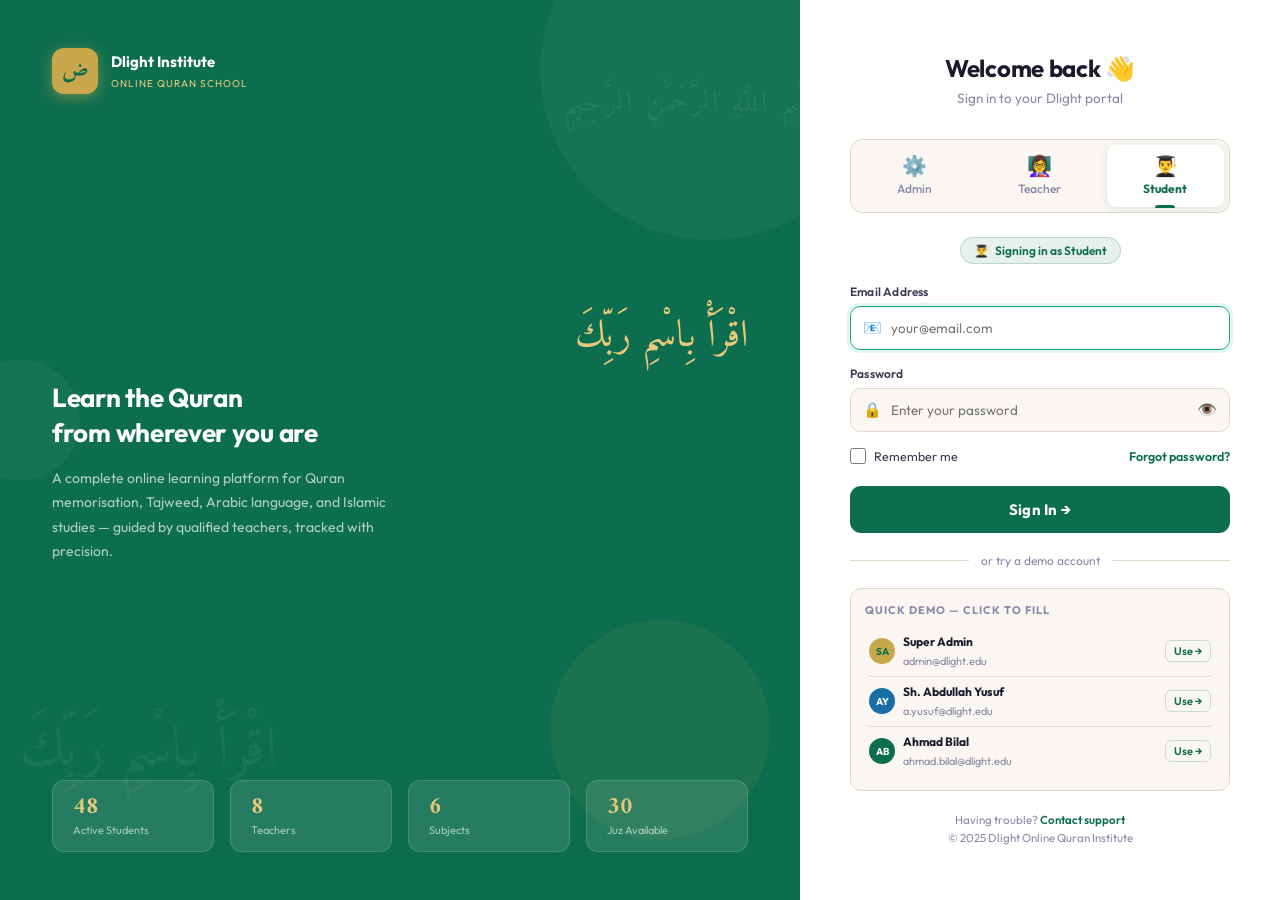
<file: index.html>
<!DOCTYPE html>
<html lang="en">
<head>
  <meta charset="UTF-8">
  <meta name="viewport" content="width=device-width, initial-scale=1.0, maximum-scale=1.0, user-scalable=no">
  <title>Dlight Online Quran Institute — Sign In</title>
  <link href="https://fonts.googleapis.com/css2?family=Amiri:ital,wght@0,400;0,700;1,400&family=Outfit:wght@300;400;500;600;700&display=swap" rel="stylesheet">
  <link rel="stylesheet" href="login/styles.css">
</head>
<body>

  <!-- ══ REDIRECT OVERLAY ══ -->
  <div class="redirect-overlay" id="redirect-overlay">
    <div class="ro-icon" id="ro-icon">🕌</div>
    <div class="ro-title" id="ro-title">Signing you in…</div>
    <div class="ro-sub" id="ro-sub">Please wait a moment</div>
    <div class="ro-bar-wrap"><div class="ro-bar"></div></div>
  </div>

  <!-- ══ SPLIT LAYOUT ══ -->
  <div class="split">

    <!-- LEFT PANEL -->
    <div class="panel-left">
      <div class="deco-circle dc1"></div>
      <div class="deco-circle dc2"></div>
      <div class="deco-circle dc3"></div>

      <div class="pl-logo">
        <div class="pl-gem">ض</div>
        <div class="pl-name">
          <strong>Dlight Institute</strong>
          <span>Online Quran School</span>
        </div>
      </div>

      <div class="pl-content">
        <div class="pl-arabic">اقْرَأْ بِاسْمِ رَبِّكَ</div>
        <div class="pl-tagline">
          Learn the Quran<br>from wherever you are
        </div>
        <div class="pl-desc">
          A complete online learning platform for Quran memorisation,
          Tajweed, Arabic language, and Islamic studies — guided by
          qualified teachers, tracked with precision.
        </div>
      </div>

      <div class="pl-stats">
        <div class="pl-stat">
          <div class="pls-val">48</div>
          <div class="pls-lbl">Active Students</div>
        </div>
        <div class="pl-stat">
          <div class="pls-val">8</div>
          <div class="pls-lbl">Teachers</div>
        </div>
        <div class="pl-stat">
          <div class="pls-val">6</div>
          <div class="pls-lbl">Subjects</div>
        </div>
        <div class="pl-stat">
          <div class="pls-val">30</div>
          <div class="pls-lbl">Juz Available</div>
        </div>
      </div>
    </div>

    <!-- RIGHT PANEL -->
    <div class="panel-right">
      <div class="login-box">

        <!-- Mobile logo (hidden on desktop) -->
        <div class="mobile-logo" style="display:none;">
          <div class="pl-gem" style="width:40px;height:40px;font-size:18px;">ض</div>
          <div class="pl-name">
            <strong style="color:var(--ink);">Dlight Institute</strong>
            <span style="color:var(--muted);">Online Quran School</span>
          </div>
        </div>

        <div class="login-header">
          <h1>Welcome back 👋</h1>
          <p>Sign in to your Dlight portal</p>
        </div>

        <!-- ROLE SELECTOR -->
        <div class="role-selector" role="group" aria-label="Select your role">
          <button class="role-btn" data-role="admin" onclick="selectRole('admin',this)">
            <span class="r-ico">⚙️</span>Admin
          </button>
          <button class="role-btn" data-role="teacher" onclick="selectRole('teacher',this)">
            <span class="r-ico">👩‍🏫</span>Teacher
          </button>
          <button class="role-btn active" data-role="student" onclick="selectRole('student',this)">
            <span class="r-ico">👨‍🎓</span>Student
          </button>
        </div>

        <!-- ROLE BADGE -->
        <div style="display:flex;justify-content:center;">
          <div class="role-badge rb-student" id="role-badge">
            <span id="role-badge-ico">👨‍🎓</span>
            <span id="role-badge-txt">Signing in as Student</span>
          </div>
        </div>

        <!-- ALERT BOX -->
        <div class="alert alert-error" id="alert-box">
          <span>⚠️</span>
          <span id="alert-msg">Invalid email or password. Please try again.</span>
        </div>

        <!-- LOGIN FORM -->
        <form id="login-form" onsubmit="handleLogin(event)" novalidate>

          <!-- Email -->
          <div class="field">
            <label for="email">Email Address</label>
            <div class="field-wrap">
              <span class="field-ico">📧</span>
              <input
                type="email"
                id="email"
                placeholder="your@email.com"
                autocomplete="email"
                autocapitalize="none"
                spellcheck="false"
                oninput="clearError('email')"
              >
            </div>
            <div class="field-error" id="email-error">
              <span>⚠️</span><span id="email-error-msg">Please enter a valid email address.</span>
            </div>
          </div>

          <!-- Password -->
          <div class="field">
            <label for="password">Password</label>
            <div class="field-wrap">
              <span class="field-ico">🔒</span>
              <input
                type="password"
                id="password"
                placeholder="Enter your password"
                autocomplete="current-password"
                oninput="clearError('password')"
              >
              <button type="button" class="eye-btn" id="eye-btn" onclick="toggleEye()" title="Show / hide password">
                👁️
              </button>
            </div>
            <div class="field-error" id="password-error">
              <span>⚠️</span><span id="password-error-msg">Password must be at least 6 characters.</span>
            </div>
          </div>

          <!-- Remember + Forgot -->
          <div class="options-row">
            <label class="remember-wrap">
              <input type="checkbox" id="remember">
              <span>Remember me</span>
            </label>
            <a href="#" class="forgot-link" onclick="showForgot(event)">Forgot password?</a>
          </div>

          <!-- Submit -->
          <button type="submit" class="login-btn" id="login-btn">
            <span class="btn-spinner" id="btn-spinner"></span>
            <span class="btn-text" id="btn-text">Sign In →</span>
          </button>

        </form>

        <div class="divider"><span>or try a demo account</span></div>

        <!-- DEMO CREDENTIALS -->
        <div class="demo-box">
          <div class="demo-box-title">Quick Demo — click to fill</div>
          <div class="demo-row" onclick="fillDemo('admin@dlight.edu','admin123','admin')">
            <div class="demo-row-left">
              <div class="demo-av" style="background:var(--gold);color:var(--em);">SA</div>
              <div class="demo-info">
                <strong>Super Admin</strong>
                <span>admin@dlight.edu</span>
              </div>
            </div>
            <button class="demo-fill-btn" tabindex="-1">Use →</button>
          </div>
          <div class="demo-row" onclick="fillDemo('a.yusuf@dlight.edu','teacher123','teacher')">
            <div class="demo-row-left">
              <div class="demo-av" style="background:var(--sky);">AY</div>
              <div class="demo-info">
                <strong>Sh. Abdullah Yusuf</strong>
                <span>a.yusuf@dlight.edu</span>
              </div>
            </div>
            <button class="demo-fill-btn" tabindex="-1">Use →</button>
          </div>
          <div class="demo-row" onclick="fillDemo('ahmad.bilal@dlight.edu','student123','student')">
            <div class="demo-row-left">
              <div class="demo-av" style="background:var(--em);">AB</div>
              <div class="demo-info">
                <strong>Ahmad Bilal</strong>
                <span>ahmad.bilal@dlight.edu</span>
              </div>
            </div>
            <button class="demo-fill-btn" tabindex="-1">Use →</button>
          </div>
        </div>

        <div class="login-footer">
          Having trouble? <a href="mailto:support@dlight.edu">Contact support</a><br>
          © 2025 Dlight Online Quran Institute
        </div>

      </div>
    </div>

  </div>

  <!-- FORGOT PASSWORD MODAL -->
  <div style="display:none;position:fixed;inset:0;background:rgba(0,0,0,0.4);z-index:800;align-items:center;justify-content:center;padding:20px;backdrop-filter:blur(3px);" id="forgot-modal" onclick="if(event.target===this)closeForgot()">
    <div style="background:var(--card);border-radius:18px;width:100%;max-width:400px;overflow:hidden;box-shadow:0 20px 60px rgba(0,0,0,0.2);animation:modalIn .22s ease;">
      <div style="padding:20px 22px;border-bottom:1px solid var(--border);display:flex;align-items:center;gap:12px;">
        <div style="width:30px;height:30px;border-radius:8px;background:rgba(13,110,79,0.1);display:flex;align-items:center;justify-content:center;font-size:14px;">🔑</div>
        <h3 style="font-size:16px;font-weight:700;color:var(--ink);flex:1;">Reset Password</h3>
        <button onclick="closeForgot()" style="width:30px;height:30px;border-radius:8px;border:1.5px solid var(--border);background:var(--cream);cursor:pointer;font-size:14px;color:var(--muted);display:flex;align-items:center;justify-content:center;transition:all .15s;" onmouseover="this.style.background='var(--red)';this.style.color='#fff'" onmouseout="this.style.background='var(--cream)';this.style.color='var(--muted)'">✕</button>
      </div>
      <div style="padding:22px;">
        <p style="font-size:13px;color:var(--muted);margin-bottom:18px;line-height:1.65;">Enter your registered email address and we will send you a link to reset your password.</p>
        <div style="margin-bottom:16px;">
          <label style="display:block;font-size:12px;font-weight:600;color:var(--ink2);margin-bottom:7px;">Email Address</label>
          <div style="position:relative;display:flex;align-items:center;">
            <span style="position:absolute;left:13px;font-size:15px;color:var(--muted);pointer-events:none;">📧</span>
            <input type="email" id="forgot-email" placeholder="your@email.com" style="width:100%;padding:12px 14px 12px 40px;border:1.5px solid var(--border);border-radius:10px;font-family:'Outfit',sans-serif;font-size:13.5px;color:var(--ink);background:var(--cream);outline:none;transition:border .2s;" onfocus="this.style.borderColor='var(--em-lt)';this.style.background='#fff'" onblur="this.style.borderColor='var(--border)'">
          </div>
        </div>
        <div style="display:flex;gap:10px;justify-content:flex-end;">
          <button onclick="closeForgot()" style="padding:9px 18px;border-radius:9px;border:1.5px solid var(--border);background:transparent;font-family:'Outfit',sans-serif;font-size:13px;font-weight:600;color:var(--ink2);cursor:pointer;transition:all .15s;" onmouseover="this.style.borderColor='var(--em)';this.style.color='var(--em)'" onmouseout="this.style.borderColor='var(--border)';this.style.color='var(--ink2)'">Cancel</button>
          <button onclick="sendReset()" style="padding:9px 20px;border-radius:9px;border:none;background:var(--em);color:#fff;font-family:'Outfit',sans-serif;font-size:13px;font-weight:600;cursor:pointer;transition:background .2s;" onmouseover="this.style.background='var(--em-mid)'" onmouseout="this.style.background='var(--em)'">📤 Send Reset Link</button>
        </div>
      </div>
    </div>
  </div>

  <script src="login/script.js"></script>

</body>
</html>
</file>
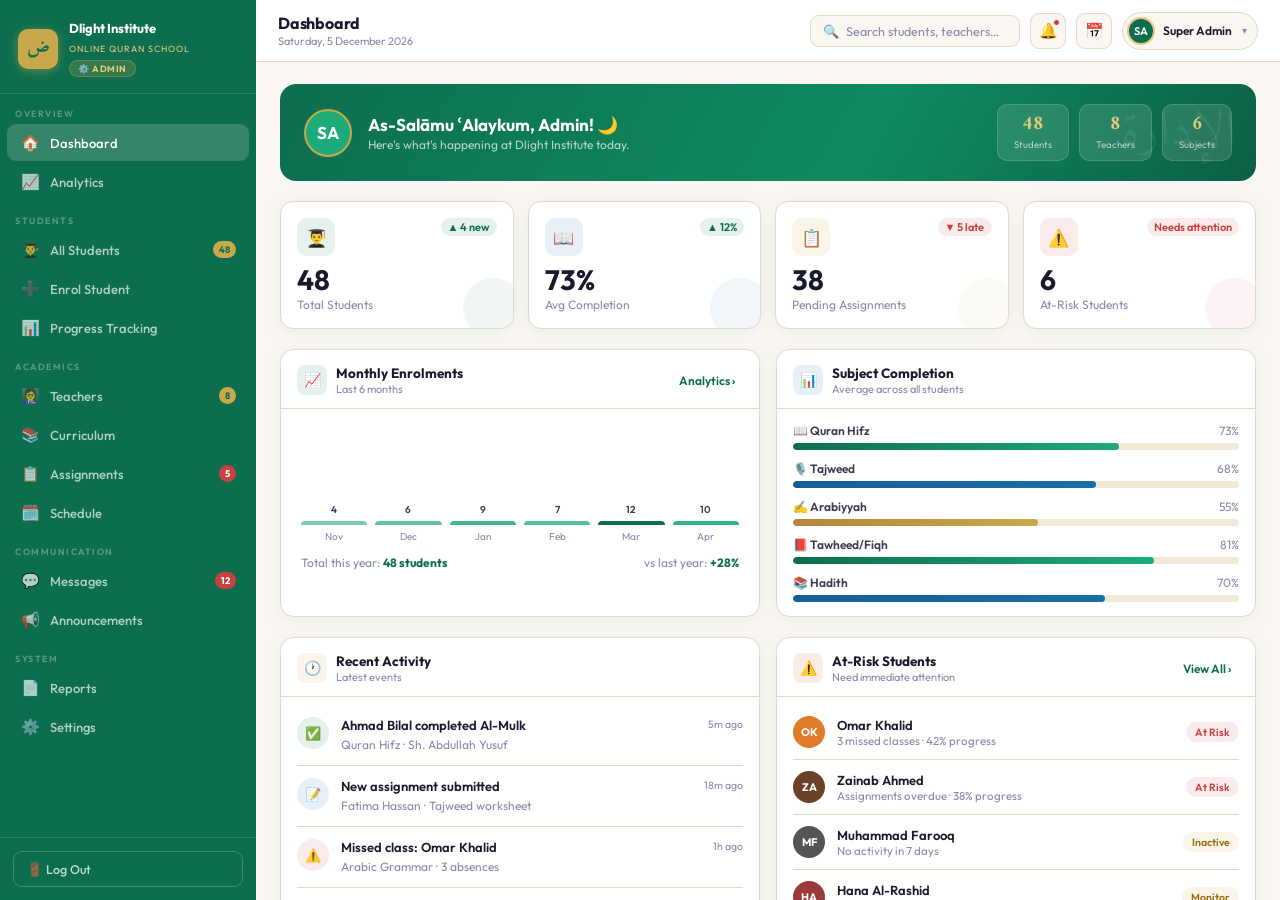
<file: admin_dashboard/index.html>
<!DOCTYPE html>
<html lang="en">
<head>
<meta charset="UTF-8">
<meta name="viewport" content="width=device-width, initial-scale=1.0, maximum-scale=1.0, user-scalable=no">
<title>Dlight Admin — Management Portal</title>
<link href="https://fonts.googleapis.com/css2?family=Amiri:ital,wght@0,400;0,700;1,400&family=Outfit:wght@300;400;500;600;700&display=swap" rel="stylesheet">
<link rel="stylesheet" href="styles.css">
</head>
<body>

<!-- BACKDROP -->
<div class="sb-backdrop" id="sb-bd" onclick="closeSb()"></div>

<!-- ═══ SIDEBAR ═══ -->
<aside class="sidebar" id="sidebar">
  <div class="sb-logo">
    <div class="logo-gem">ض</div>
    <div class="logo-txt">
      <strong>Dlight Institute</strong>
      <span>Online Quran School</span>
      <div class="sb-admin-badge">⚙️ ADMIN</div>
    </div>
    <button class="sb-x" onclick="closeSb()">✕</button>
  </div>

  <div class="nav-label">Overview</div>
  <a class="nav-link active" data-page="overview" onclick="go(this)"><span class="ni">🏠</span> Dashboard</a>
  <a class="nav-link" data-page="analytics" onclick="go(this)"><span class="ni">📈</span> Analytics</a>

  <div class="nav-label">Students</div>
  <a class="nav-link" data-page="students" onclick="go(this)"><span class="ni">👨‍🎓</span> All Students <span class="nb">48</span></a>
  <a class="nav-link" data-page="enroll" onclick="go(this)"><span class="ni">➕</span> Enrol Student</a>
  <a class="nav-link" data-page="progress" onclick="go(this)"><span class="ni">📊</span> Progress Tracking</a>

  <div class="nav-label">Academics</div>
  <a class="nav-link" data-page="teachers" onclick="go(this)"><span class="ni">👩‍🏫</span> Teachers <span class="nb">8</span></a>
  <a class="nav-link" data-page="curriculum" onclick="go(this)"><span class="ni">📚</span> Curriculum</a>
  <a class="nav-link" data-page="assignments" onclick="go(this)"><span class="ni">📋</span> Assignments <span class="nb nb-red">5</span></a>
  <a class="nav-link" data-page="schedule" onclick="go(this)"><span class="ni">🗓️</span> Schedule</a>

  <div class="nav-label">Communication</div>
  <a class="nav-link" data-page="messages" onclick="go(this)"><span class="ni">💬</span> Messages <span class="nb nb-red">12</span></a>
  <a class="nav-link" data-page="announcements" onclick="go(this)"><span class="ni">📢</span> Announcements</a>

  <div class="nav-label">System</div>
  <a class="nav-link" data-page="reports" onclick="go(this)"><span class="ni">📄</span> Reports</a>
  <a class="nav-link" data-page="settings" onclick="go(this)"><span class="ni">⚙️</span> Settings</a>

  <div class="sb-foot">
    <button class="sb-logout" onclick="doLogout()">🚪 Log Out</button>
  </div>
</aside>

<!-- ═══ SHELL ═══ -->
<div class="shell">

  <!-- TOPBAR -->
  <header class="topbar">
    <button class="tb-ham" onclick="openSb()">☰</button>
    <div class="tb-brand">
      <div class="tb-brand-gem">ض</div>
      <div class="tb-brand-name">Admin</div>
    </div>
    <div class="tb-titles">
      <h1 id="pg-title">Dashboard</h1>
      <p id="pg-sub">Welcome back, Admin</p>
    </div>
    <div class="tb-search">
      <span style="color:var(--muted);font-size:13px;">🔍</span>
      <input type="text" placeholder="Search students, teachers…" id="global-search" oninput="globalSearch(this.value)">
    </div>
    <div class="tb-btn">🔔<span class="ndot"></span></div>
    <div class="tb-btn">📅</div>
    <div class="admin-pill" onclick="toggleDd()">
      <div class="a-av">SA</div>
      <span class="a-name">Super Admin</span>
      <span style="color:var(--muted);font-size:10px;margin-left:2px;">▾</span>
    </div>
  </header>

  <!-- DROPDOWN -->
  <div class="dd-ov" id="dd-ov" onclick="closeDd()"></div>
  <div class="dd-wrap" id="dd">
    <div class="dd-box">
      <div class="dd-head"><strong>Super Admin</strong><span>admin@dlight.edu</span></div>
      <div class="dd-item" onclick="go(null,'settings')">⚙️ Settings</div>
      <div class="dd-item" onclick="go(null,'reports')">📄 Reports</div>
      <div class="dd-item red" onclick="doLogout()">🚪 Log Out</div>
    </div>
  </div>

  <!-- ═══ VIEW AREA ═══ -->
  <div class="view-area" id="va">

    <!-- ══════════ OVERVIEW ══════════ -->
    <div class="page active" id="page-overview">
      <div class="welcome-bar">
        <div class="wb-av">SA</div>
        <div class="wb-txt">
          <h2 id="admin-greet">Good morning, Admin! 👋</h2>
          <p>Here's what's happening at Dlight Institute today.</p>
        </div>
        <div class="wb-stats">
          <div class="ws"><div class="ws-v">48</div><div class="ws-l">Students</div></div>
          <div class="ws"><div class="ws-v">8</div><div class="ws-l">Teachers</div></div>
          <div class="ws"><div class="ws-v">6</div><div class="ws-l">Subjects</div></div>
        </div>
      </div>

      <!-- KPIs -->
      <div class="grid4" style="margin-bottom:20px;">
        <div class="kpi kpi-g">
          <div class="kpi-top"><div class="kpi-ico ci-g">👨‍🎓</div><span class="kpi-trend kpi-up">▲ 4 new</span></div>
          <div class="kpi-val">48</div><div class="kpi-lbl">Total Students</div>
        </div>
        <div class="kpi kpi-b">
          <div class="kpi-top"><div class="kpi-ico ci-b">📖</div><span class="kpi-trend kpi-up">▲ 12%</span></div>
          <div class="kpi-val">73%</div><div class="kpi-lbl">Avg Completion</div>
        </div>
        <div class="kpi kpi-o">
          <div class="kpi-top"><div class="kpi-ico ci-o">📋</div><span class="kpi-trend kpi-dn">▼ 5 late</span></div>
          <div class="kpi-val">38</div><div class="kpi-lbl">Pending Assignments</div>
        </div>
        <div class="kpi kpi-r">
          <div class="kpi-top"><div class="kpi-ico ci-r">⚠️</div><span class="kpi-trend kpi-dn">Needs attention</span></div>
          <div class="kpi-val">6</div><div class="kpi-lbl">At-Risk Students</div>
        </div>
      </div>

      <div class="grid2" style="margin-bottom:20px;">
        <!-- Enrolment Chart -->
        <div class="card">
          <div class="card-hd"><div class="c-ico ci-g">📈</div><div><div class="c-title">Monthly Enrolments</div><div class="c-sub">Last 6 months</div></div><div class="c-act" onclick="go(null,'analytics')">Analytics ›</div></div>
          <div class="card-bd">
            <div class="bar-chart" id="enrol-chart"></div>
            <div style="display:flex;justify-content:space-between;margin-top:12px;padding:0 4px;">
              <span style="font-size:12px;color:var(--muted);">Total this year: <strong style="color:var(--em);">48 students</strong></span>
              <span style="font-size:12px;color:var(--muted);">vs last year: <strong style="color:var(--em);">+28%</strong></span>
            </div>
          </div>
        </div>
        <!-- Subject Completion -->
        <div class="card">
          <div class="card-hd"><div class="c-ico ci-b">📊</div><div><div class="c-title">Subject Completion</div><div class="c-sub">Average across all students</div></div></div>
          <div class="card-bd">
            <div class="subj-bar"><div class="sb-hd"><span class="sb-lbl">📖 Quran Hifz</span><span class="sb-pct">73%</span></div><div class="sb-bar"><div class="sb-fill fg" style="width:73%"></div></div></div>
            <div class="subj-bar"><div class="sb-hd"><span class="sb-lbl">🎙️ Tajweed</span><span class="sb-pct">68%</span></div><div class="sb-bar"><div class="sb-fill fb" style="width:68%"></div></div></div>
            <div class="subj-bar"><div class="sb-hd"><span class="sb-lbl">✍️ Arabiyyah</span><span class="sb-pct">55%</span></div><div class="sb-bar"><div class="sb-fill fo" style="width:55%"></div></div></div>
            <div class="subj-bar"><div class="sb-hd"><span class="sb-lbl">📕 Tawheed/Fiqh</span><span class="sb-pct">81%</span></div><div class="sb-bar"><div class="sb-fill fg" style="width:81%"></div></div></div>
            <div class="subj-bar"><div class="sb-hd"><span class="sb-lbl">📚 Hadith</span><span class="sb-pct">70%</span></div><div class="sb-bar"><div class="sb-fill fb" style="width:70%"></div></div></div>
          </div>
        </div>
      </div>

      <div class="grid2">
        <!-- Recent Activity -->
        <div class="card">
          <div class="card-hd"><div class="c-ico ci-o">🕐</div><div><div class="c-title">Recent Activity</div><div class="c-sub">Latest events</div></div></div>
          <div class="card-bd" style="padding-top:8px;">
            <div class="feed-item"><div class="feed-dot ci-g">✅</div><div class="feed-body"><strong>Ahmad Bilal completed Al-Mulk</strong><span>Quran Hifz · Sh. Abdullah Yusuf</span></div><div class="feed-time">5m ago</div></div>
            <div class="feed-item"><div class="feed-dot ci-b">📝</div><div class="feed-body"><strong>New assignment submitted</strong><span>Fatima Hassan · Tajweed worksheet</span></div><div class="feed-time">18m ago</div></div>
            <div class="feed-item"><div class="feed-dot ci-r">⚠️</div><div class="feed-body"><strong>Missed class: Omar Khalid</strong><span>Arabic Grammar · 3 absences</span></div><div class="feed-time">1h ago</div></div>
            <div class="feed-item"><div class="feed-dot ci-g">👤</div><div class="feed-body"><strong>New student enrolled</strong><span>Yusuf Ibrahim · Rawdah Level</span></div><div class="feed-time">2h ago</div></div>
            <div class="feed-item"><div class="feed-dot ci-o">📢</div><div class="feed-body"><strong>Announcement posted</strong><span>End-of-Term Assessment dates</span></div><div class="feed-time">3h ago</div></div>
            <div class="feed-item"><div class="feed-dot ci-p">💬</div><div class="feed-body"><strong>12 unread messages</strong><span>From students awaiting reply</span></div><div class="feed-time">Today</div></div>
          </div>
        </div>
        <!-- At-Risk Students -->
        <div class="card">
          <div class="card-hd"><div class="c-ico ci-r">⚠️</div><div><div class="c-title">At-Risk Students</div><div class="c-sub">Need immediate attention</div></div><div class="c-act" onclick="go(null,'students')">View All ›</div></div>
          <div class="card-bd" style="padding-top:8px;">
            <div class="row-item"><div class="t-av" style="background:#e07b2a;font-size:11px;">OK</div><div style="flex:1;min-width:0;"><div style="font-size:13px;font-weight:600;color:var(--ink);">Omar Khalid</div><div style="font-size:11.5px;color:var(--muted);">3 missed classes · 42% progress</div></div><span class="badge b-red">At Risk</span></div>
            <div class="row-item"><div class="t-av" style="background:#6b4226;font-size:11px;">ZA</div><div style="flex:1;min-width:0;"><div style="font-size:13px;font-weight:600;color:var(--ink);">Zainab Ahmed</div><div style="font-size:11.5px;color:var(--muted);">Assignments overdue · 38% progress</div></div><span class="badge b-red">At Risk</span></div>
            <div class="row-item"><div class="t-av" style="background:#555;font-size:11px;">MF</div><div style="flex:1;min-width:0;"><div style="font-size:13px;font-weight:600;color:var(--ink);">Muhammad Farooq</div><div style="font-size:11.5px;color:var(--muted);">No activity in 7 days</div></div><span class="badge b-gld">Inactive</span></div>
            <div class="row-item"><div class="t-av" style="background:#9a3a3a;font-size:11px;">HA</div><div style="flex:1;min-width:0;"><div style="font-size:13px;font-weight:600;color:var(--ink);">Hana Al-Rashid</div><div style="font-size:11.5px;color:var(--muted);">Low test scores · needs support</div></div><span class="badge b-gld">Monitor</span></div>
          </div>
        </div>
      </div>
    </div>

    <!-- ══════════ ANALYTICS ══════════ -->
    <div class="page" id="page-analytics">
      <div class="page-hd"><div><h2>Analytics</h2><p>School-wide performance insights</p></div></div>
      <div class="grid4" style="margin-bottom:20px;">
        <div class="kpi kpi-g"><div class="kpi-top"><div class="kpi-ico ci-g">📖</div><span class="kpi-trend kpi-up">▲ 8%</span></div><div class="kpi-val">73%</div><div class="kpi-lbl">Avg Quran Progress</div></div>
        <div class="kpi kpi-b"><div class="kpi-top"><div class="kpi-ico ci-b">⏱️</div><span class="kpi-trend kpi-up">▲ 15%</span></div><div class="kpi-val">38h</div><div class="kpi-lbl">Avg Study Time/mo</div></div>
        <div class="kpi kpi-o"><div class="kpi-top"><div class="kpi-ico ci-o">✅</div><span class="kpi-trend kpi-dn">▼ 3%</span></div><div class="kpi-val">84%</div><div class="kpi-lbl">Assignment Rate</div></div>
        <div class="kpi kpi-p"><div class="kpi-top"><div class="kpi-ico ci-p">🔥</div><span class="kpi-trend kpi-up">▲ 5</span></div><div class="kpi-val">18</div><div class="kpi-lbl">Avg Day Streak</div></div>
      </div>
      <div class="grid2" style="margin-bottom:20px;">
        <div class="card"><div class="card-hd"><div class="c-ico ci-g">📈</div><div><div class="c-title">Enrolment Trend</div><div class="c-sub">New students per month</div></div></div><div class="card-bd"><div class="bar-chart" id="analytics-chart1"></div></div></div>
        <div class="card"><div class="card-hd"><div class="c-ico ci-b">📊</div><div><div class="c-title">Completion Rate by Level</div><div class="c-sub">Rawdah, Ibtidaiy, Mutawassit</div></div></div><div class="card-bd">
          <div class="subj-bar"><div class="sb-hd"><span class="sb-lbl">🌱 Rawdah (Ages 5–8)</span><span class="sb-pct">82%</span></div><div class="sb-bar"><div class="sb-fill fg" style="width:82%"></div></div></div>
          <div class="subj-bar"><div class="sb-hd"><span class="sb-lbl">📗 Ibtidaiy (Ages 9–12)</span><span class="sb-pct">71%</span></div><div class="sb-bar"><div class="sb-fill fb" style="width:71%"></div></div></div>
          <div class="subj-bar"><div class="sb-hd"><span class="sb-lbl">📘 Mutawassit (Ages 13–16)</span><span class="sb-pct">68%</span></div><div class="sb-bar"><div class="sb-fill fo" style="width:68%"></div></div></div>
          <div class="subj-bar"><div class="sb-hd"><span class="sb-lbl">📙 Advanced (17+)</span><span class="sb-pct">75%</span></div><div class="sb-bar"><div class="sb-fill fg" style="width:75%"></div></div></div>
        </div></div>
      </div>
      <div class="card"><div class="card-hd"><div class="c-ico ci-o">🏆</div><div><div class="c-title">Top Performing Students</div><div class="c-sub">Based on overall progress this term</div></div></div><div class="card-bd" style="padding:0;">
        <div class="tbl-wrap"><table>
          <thead><tr><th>#</th><th>Student</th><th>Level</th><th>Juz Progress</th><th>Streak</th><th>Score</th></tr></thead>
          <tbody>
            <tr><td style="font-weight:700;color:var(--gold);">🥇 1</td><td class="td-name">Ahmad Bilal</td><td><span class="badge b-sky">Ibtidaiy</span></td><td>14/30 Juz</td><td>🔥 22 days</td><td><span class="badge b-grn">95%</span></td></tr>
            <tr><td style="font-weight:700;color:var(--muted);">🥈 2</td><td class="td-name">Fatima Hassan</td><td><span class="badge b-pur">Mutawassit</span></td><td>20/30 Juz</td><td>🔥 18 days</td><td><span class="badge b-grn">91%</span></td></tr>
            <tr><td style="font-weight:700;color:var(--muted);">🥉 3</td><td class="td-name">Ibrahim Yusuf</td><td><span class="badge b-sky">Ibtidaiy</span></td><td>11/30 Juz</td><td>🔥 15 days</td><td><span class="badge b-grn">88%</span></td></tr>
            <tr><td>4</td><td class="td-name">Aisha Rahman</td><td><span class="badge b-grn">Rawdah</span></td><td>6/30 Juz</td><td>🔥 12 days</td><td><span class="badge b-gld">82%</span></td></tr>
            <tr><td>5</td><td class="td-name">Khalid Al-Amin</td><td><span class="badge b-pur">Mutawassit</span></td><td>22/30 Juz</td><td>🔥 9 days</td><td><span class="badge b-gld">79%</span></td></tr>
          </tbody>
        </table></div>
      </div></div>
    </div>

    <!-- ══════════ STUDENTS ══════════ -->
    <div class="page" id="page-students">
      <div class="page-hd">
        <div><h2>All Students</h2><p>48 enrolled students</p></div>
        <button class="btn btn-primary" onclick="openModal('modal-add-student')">➕ Enrol Student</button>
      </div>
      <div class="filter-bar">
        <div class="filter-inp"><span style="color:var(--muted);">🔍</span><input type="text" placeholder="Search by name or ID…" oninput="filterStudents(this.value)"></div>
        <select class="filter-sel" onchange="filterStudents()"><option value="">All Levels</option><option>Rawdah</option><option>Ibtidaiy</option><option>Mutawassit</option><option>Advanced</option></select>
        <select class="filter-sel"><option value="">All Status</option><option>Active</option><option>Inactive</option><option>At Risk</option></select>
        <button class="btn btn-outline btn-sm">⬇ Export</button>
      </div>
      <div class="card"><div class="card-bd" style="padding:0;"><div class="tbl-wrap"><table id="students-table">
        <thead><tr><th>Student</th><th>Level</th><th>Juz Progress</th><th>Avg Score</th><th>Status</th><th>Teacher</th><th>Actions</th></tr></thead>
        <tbody id="students-tbody"></tbody>
      </table></div></div></div>
    </div>

    <!-- ══════════ ENROL STUDENT ══════════ -->
    <div class="page" id="page-enroll">
      <div class="page-hd"><div><h2>Enrol New Student</h2><p>Add a student to the system</p></div></div>
      <div class="grid2">
        <div class="card"><div class="card-hd"><div class="c-ico ci-g">👤</div><div><div class="c-title">Personal Information</div></div></div>
        <div class="card-bd">
          <div class="form-grid">
            <div class="form-row"><label>First Name *</label><input type="text" placeholder="Ahmad"></div>
            <div class="form-row"><label>Last Name *</label><input type="text" placeholder="Bilal"></div>
          </div>
          <div class="form-grid">
            <div class="form-row"><label>Date of Birth</label><input type="date"></div>
            <div class="form-row"><label>Gender</label><select><option>Male</option><option>Female</option></select></div>
          </div>
          <div class="form-row"><label>Email Address</label><input type="email" placeholder="student@example.com"></div>
          <div class="form-row"><label>Phone / WhatsApp</label><input type="tel" placeholder="+44 7700 000000"></div>
          <div class="form-row"><label>Country / Timezone</label><select><option>United Kingdom (GMT)</option><option>United States (EST)</option><option>Nigeria (WAT)</option><option>Pakistan (PKT)</option><option>Malaysia (MYT)</option><option>Other</option></select></div>
        </div></div>
        <div>
          <div class="card" style="margin-bottom:16px;"><div class="card-hd"><div class="c-ico ci-b">🎓</div><div><div class="c-title">Academic Details</div></div></div>
          <div class="card-bd">
            <div class="form-row"><label>Level *</label><select><option>Rawdah (Ages 5–8)</option><option>Ibtidaiy Class 1</option><option>Ibtidaiy Class 2</option><option>Ibtidaiy Class 3</option><option>Mutawassit</option><option>Advanced</option></select></div>
            <div class="form-row"><label>Assign Teacher</label><select><option>Sh. Abdullah Yusuf</option><option>Ust. Fatimah Hassan</option><option>Sh. Muhammad Al-Amin</option><option>Sh. Ibrahim Musa</option></select></div>
            <div class="form-row"><label>Starting Surah</label><select><option>Al-Fatihah (1)</option><option>Al-Baqarah (2)</option><option>Al-Kahf (18)</option><option>Juz Amma (78–114)</option></select></div>
            <div class="form-row"><label>Enrolment Date</label><input type="date"></div>
            <div class="form-row"><label>Notes</label><textarea placeholder="Any special needs, prior Quran knowledge, etc."></textarea></div>
          </div></div>
          <div class="card"><div class="card-hd"><div class="c-ico ci-o">👨‍👩‍👧</div><div><div class="c-title">Guardian Info</div></div></div>
          <div class="card-bd">
            <div class="form-row"><label>Guardian Name</label><input type="text" placeholder="Parent / Guardian full name"></div>
            <div class="form-row"><label>Guardian Phone</label><input type="tel" placeholder="+44 7700 000000"></div>
            <div class="form-row"><label>Relationship</label><select><option>Parent</option><option>Guardian</option><option>Sibling</option><option>Self</option></select></div>
          </div></div>
        </div>
      </div>
      <div style="display:flex;gap:10px;margin-top:16px;justify-content:flex-end;">
        <button class="btn btn-outline" onclick="go(null,'students')">Cancel</button>
        <button class="btn btn-primary" onclick="alert('Student enrolled! (connect to backend)');go(null,'students')">✓ Enrol Student</button>
      </div>
    </div>

    <!-- ══════════ PROGRESS TRACKING ══════════ -->
    <div class="page" id="page-progress">
      <div class="page-hd"><div><h2>Progress Tracking</h2><p>Monitor all students' Quran & academic progress</p></div>
        <div style="display:flex;gap:8px;"><button class="btn btn-outline btn-sm">⬇ Export Report</button><button class="btn btn-primary btn-sm" onclick="go(null,'students')">View Students</button></div>
      </div>
      <div class="grid4" style="margin-bottom:20px;">
        <div class="kpi kpi-g"><div class="kpi-top"><div class="kpi-ico ci-g">📖</div><span class="kpi-trend kpi-up">73%</span></div><div class="kpi-val">14.2</div><div class="kpi-lbl">Avg Juz Completed</div></div>
        <div class="kpi kpi-b"><div class="kpi-top"><div class="kpi-ico ci-b">⭐</div><span class="kpi-trend kpi-up">▲ 5%</span></div><div class="kpi-val">84%</div><div class="kpi-lbl">Avg Test Score</div></div>
        <div class="kpi kpi-o"><div class="kpi-top"><div class="kpi-ico ci-o">🔥</div><span class="kpi-trend kpi-up">▲ 3</span></div><div class="kpi-val">18</div><div class="kpi-lbl">Avg Day Streak</div></div>
        <div class="kpi kpi-r"><div class="kpi-top"><div class="kpi-ico ci-r">📉</div><span class="kpi-trend kpi-dn">6 students</span></div><div class="kpi-val">12%</div><div class="kpi-lbl">Below Target</div></div>
      </div>
      <div class="card"><div class="card-hd"><div class="c-ico ci-g">📊</div><div><div class="c-title">Student Progress Overview</div><div class="c-sub">Current Quran memorisation progress</div></div><div class="c-act">Filter ▾</div></div>
      <div class="card-bd" style="padding:0;"><div class="tbl-wrap"><table>
        <thead><tr><th>Student</th><th>Current Surah</th><th>Juz Done</th><th>Hifz %</th><th>Tajweed</th><th>Arabiyyah</th><th>Streak</th><th>Status</th></tr></thead>
        <tbody id="progress-tbody"></tbody>
      </table></div></div></div>
    </div>

    <!-- ══════════ TEACHERS ══════════ -->
    <div class="page" id="page-teachers">
      <div class="page-hd"><div><h2>Teachers</h2><p>8 active teachers</p></div>
        <button class="btn btn-primary" onclick="openModal('modal-add-teacher')">➕ Add Teacher</button>
      </div>
      <div class="grid2" id="teachers-grid"></div>
    </div>

    <!-- ══════════ CURRICULUM ══════════ -->
    <div class="page" id="page-curriculum">
      <div class="page-hd"><div><h2>Curriculum</h2><p>Manage subjects and course content</p></div>
        <button class="btn btn-primary">➕ Add Subject</button>
      </div>
      <div class="grid2" style="margin-bottom:16px;" id="curriculum-cards"></div>
      <div class="card"><div class="card-hd"><div class="c-ico ci-b">📖</div><div><div class="c-title">Quran Syllabus by Level</div><div class="c-sub">What each level is expected to complete</div></div></div>
      <div class="card-bd" style="padding:0;"><div class="tbl-wrap"><table>
        <thead><tr><th>Level</th><th>Target Juz</th><th>Tajweed Topics</th><th>Arabic Level</th><th>Fiqh Topics</th></tr></thead>
        <tbody>
          <tr><td><span class="badge b-grn">Rawdah</span></td><td>Juz Amma (Juz 30)</td><td>Basic Makharij</td><td>Alphabet + words</td><td>Basic Ibadah</td></tr>
          <tr><td><span class="badge b-sky">Ibtidaiy 1</span></td><td>Juz 29–30</td><td>Noon & Meem rules</td><td>Simple sentences</td><td>Pillars of Islam</td></tr>
          <tr><td><span class="badge b-sky">Ibtidaiy 2</span></td><td>Juz 27–30</td><td>Madd rules</td><td>Verb patterns</td><td>Taharah & Salah</td></tr>
          <tr><td><span class="badge b-sky">Ibtidaiy 3</span></td><td>Juz 25–30</td><td>Waqf & Ibtida</td><td>Nahw basics</td><td>Fasting & Zakat</td></tr>
          <tr><td><span class="badge b-pur">Mutawassit</span></td><td>Juz 15–30</td><td>Full Hafs rules</td><td>Intermediate Nahw</td><td>Fiqh Muqarin</td></tr>
          <tr><td><span class="badge b-gld">Advanced</span></td><td>Full Quran</td><td>Ijazah prep</td><td>Advanced Sarf</td><td>Advanced Fiqh</td></tr>
        </tbody>
      </table></div></div></div>
    </div>

    <!-- ══════════ ASSIGNMENTS ══════════ -->
    <div class="page" id="page-assignments">
      <div class="page-hd"><div><h2>Assignments</h2><p>Manage and track all student assignments</p></div>
        <button class="btn btn-primary" onclick="openModal('modal-add-assignment')">➕ New Assignment</button>
      </div>
      <div class="filter-bar">
        <div class="filter-inp"><span style="color:var(--muted);">🔍</span><input type="text" placeholder="Search assignments…"></div>
        <select class="filter-sel"><option>All Subjects</option><option>Quran Hifz</option><option>Tajweed</option><option>Arabiyyah</option><option>Tawheed/Fiqh</option><option>Hadith</option></select>
        <select class="filter-sel"><option>All Status</option><option>Pending</option><option>Submitted</option><option>Overdue</option><option>Graded</option></select>
      </div>
      <div class="card"><div class="card-bd" style="padding:0;"><div class="tbl-wrap"><table>
        <thead><tr><th>Assignment</th><th>Subject</th><th>Assigned To</th><th>Due Date</th><th>Submitted</th><th>Status</th><th>Actions</th></tr></thead>
        <tbody id="assignments-tbody"></tbody>
      </table></div></div></div>
    </div>

    <!-- ══════════ SCHEDULE ══════════ -->
    <div class="page" id="page-schedule">
      <div class="page-hd"><div><h2>Class Schedule</h2><p>Weekly timetable for all classes</p></div>
        <button class="btn btn-primary" onclick="openModal('modal-add-class')">➕ Add Class</button>
      </div>
      <div class="grid2" style="margin-bottom:16px;">
        <div class="card"><div class="card-hd"><div class="c-ico ci-g">📅</div><div><div class="c-title">Today's Classes</div><div class="c-sub" id="sched-today-date">Monday</div></div></div>
        <div class="card-bd" style="padding-top:8px;" id="todays-classes"></div></div>
        <div class="card"><div class="card-hd"><div class="c-ico ci-o">📊</div><div><div class="c-title">Class Stats</div><div class="c-sub">This week</div></div></div>
        <div class="card-bd">
          <div class="row-item"><span style="font-size:13px;flex:1;">Total classes this week</span><strong style="color:var(--em);">18</strong></div>
          <div class="row-item"><span style="font-size:13px;flex:1;">Avg attendance rate</span><strong style="color:var(--em);">94%</strong></div>
          <div class="row-item"><span style="font-size:13px;flex:1;">Classes completed</span><strong style="color:var(--em);">7</strong></div>
          <div class="row-item"><span style="font-size:13px;flex:1;">Upcoming today</span><strong style="color:var(--gold);">4</strong></div>
          <div class="row-item"><span style="font-size:13px;flex:1;">Cancelled this week</span><strong style="color:var(--red);">1</strong></div>
        </div></div>
      </div>
      <div class="card"><div class="card-hd"><div class="c-ico ci-b">🗓️</div><div><div class="c-title">Full Weekly Schedule</div></div></div>
      <div class="card-bd" style="padding:0;"><div class="tbl-wrap"><table>
        <thead><tr><th>Time</th><th>Monday</th><th>Tuesday</th><th>Wednesday</th><th>Thursday</th><th>Friday</th></tr></thead>
        <tbody id="weekly-sched"></tbody>
      </table></div></div></div>
    </div>

    <!-- ══════════ MESSAGES ══════════ -->
    <div class="page" id="page-messages">
      <div class="page-hd"><div><h2>Messages</h2><p>12 unread messages</p></div>
        <button class="btn btn-primary">✉️ Compose</button>
      </div>
      <div class="grid2">
        <div class="card"><div class="card-hd"><div class="c-ico ci-b">📥</div><div><div class="c-title">Inbox</div><div class="c-sub">12 unread</div></div></div>
        <div class="card-bd" style="padding-top:8px;" id="messages-list"></div></div>
        <div class="card"><div class="card-hd"><div class="c-ico ci-g">💬</div><div><div class="c-title">Quick Reply</div><div class="c-sub">Send message to student or teacher</div></div></div>
        <div class="card-bd">
          <div class="form-row"><label>To</label><select><option>Ahmad Bilal (Student)</option><option>Fatima Hassan (Student)</option><option>Sh. Abdullah Yusuf (Teacher)</option><option>All Students</option><option>All Teachers</option></select></div>
          <div class="form-row"><label>Subject</label><input type="text" placeholder="Message subject"></div>
          <div class="form-row"><label>Message</label><textarea placeholder="Type your message here…" style="min-height:120px;"></textarea></div>
          <div style="display:flex;gap:8px;justify-content:flex-end;">
            <button class="btn btn-outline btn-sm">Save Draft</button>
            <button class="btn btn-primary btn-sm">📤 Send</button>
          </div>
        </div></div>
      </div>
    </div>

    <!-- ══════════ ANNOUNCEMENTS ══════════ -->
    <div class="page" id="page-announcements">
      <div class="page-hd"><div><h2>Announcements</h2><p>Broadcast messages to students & teachers</p></div>
        <button class="btn btn-primary" onclick="openModal('modal-add-ann')">📢 New Announcement</button>
      </div>
      <div class="grid2" style="margin-bottom:0;">
        <div>
          <div class="card" style="margin-bottom:16px;"><div class="card-hd"><div class="c-ico ci-r">📢</div><div><div class="c-title">Active Announcements</div></div></div>
          <div class="card-bd" style="padding-top:8px;" id="ann-list"></div></div>
        </div>
        <div class="card"><div class="card-hd"><div class="c-ico ci-b">📝</div><div><div class="c-title">New Announcement</div></div></div>
        <div class="card-bd">
          <div class="form-row"><label>Title *</label><input type="text" placeholder="Announcement title"></div>
          <div class="form-row"><label>Message *</label><textarea placeholder="Write your announcement…" style="min-height:100px;"></textarea></div>
          <div class="form-row"><label>Send To</label><select><option>All Students & Teachers</option><option>All Students Only</option><option>All Teachers Only</option><option>Specific Level</option></select></div>
          <div class="form-grid">
            <div class="form-row"><label>Priority</label><select><option>Normal</option><option>Important</option><option>Urgent</option></select></div>
            <div class="form-row"><label>Expires</label><input type="date"></div>
          </div>
          <div style="display:flex;gap:8px;justify-content:flex-end;">
            <button class="btn btn-outline btn-sm">Preview</button>
            <button class="btn btn-primary btn-sm">📢 Publish</button>
          </div>
        </div></div>
      </div>
    </div>

    <!-- ══════════ REPORTS ══════════ -->
    <div class="page" id="page-reports">
      <div class="page-hd"><div><h2>Reports</h2><p>Generate and download school reports</p></div></div>
      <div class="grid3" style="margin-bottom:20px;">
        <div class="card" style="cursor:pointer;" onclick="alert('Generating report…')"><div class="card-bd" style="text-align:center;padding:22px 16px;">
          <div style="font-size:32px;margin-bottom:10px;">📊</div>
          <div style="font-size:14px;font-weight:700;color:var(--ink);margin-bottom:5px;">Monthly Progress</div>
          <div style="font-size:12px;color:var(--muted);margin-bottom:14px;">All students' April progress</div>
          <button class="btn btn-primary btn-sm" style="width:100%;">⬇ Generate PDF</button>
        </div></div>
        <div class="card" style="cursor:pointer;"><div class="card-bd" style="text-align:center;padding:22px 16px;">
          <div style="font-size:32px;margin-bottom:10px;">👨‍🎓</div>
          <div style="font-size:14px;font-weight:700;color:var(--ink);margin-bottom:5px;">Student Report Cards</div>
          <div style="font-size:12px;color:var(--muted);margin-bottom:14px;">Individual term results</div>
          <button class="btn btn-primary btn-sm" style="width:100%;">⬇ Generate PDF</button>
        </div></div>
        <div class="card" style="cursor:pointer;"><div class="card-bd" style="text-align:center;padding:22px 16px;">
          <div style="font-size:32px;margin-bottom:10px;">📋</div>
          <div style="font-size:14px;font-weight:700;color:var(--ink);margin-bottom:5px;">Attendance Report</div>
          <div style="font-size:12px;color:var(--muted);margin-bottom:14px;">Class attendance summary</div>
          <button class="btn btn-primary btn-sm" style="width:100%;">⬇ Generate PDF</button>
        </div></div>
        <div class="card" style="cursor:pointer;"><div class="card-bd" style="text-align:center;padding:22px 16px;">
          <div style="font-size:32px;margin-bottom:10px;">💰</div>
          <div style="font-size:14px;font-weight:700;color:var(--ink);margin-bottom:5px;">Fee & Billing Report</div>
          <div style="font-size:12px;color:var(--muted);margin-bottom:14px;">Payment status overview</div>
          <button class="btn btn-primary btn-sm" style="width:100%;">⬇ Generate PDF</button>
        </div></div>
        <div class="card" style="cursor:pointer;"><div class="card-bd" style="text-align:center;padding:22px 16px;">
          <div style="font-size:32px;margin-bottom:10px;">📈</div>
          <div style="font-size:14px;font-weight:700;color:var(--ink);margin-bottom:5px;">Performance Analytics</div>
          <div style="font-size:12px;color:var(--muted);margin-bottom:14px;">School-wide statistics</div>
          <button class="btn btn-primary btn-sm" style="width:100%;">⬇ Export CSV</button>
        </div></div>
        <div class="card" style="cursor:pointer;"><div class="card-bd" style="text-align:center;padding:22px 16px;">
          <div style="font-size:32px;margin-bottom:10px;">👩‍🏫</div>
          <div style="font-size:14px;font-weight:700;color:var(--ink);margin-bottom:5px;">Teacher Workload</div>
          <div style="font-size:12px;color:var(--muted);margin-bottom:14px;">Hours and student loads</div>
          <button class="btn btn-primary btn-sm" style="width:100%;">⬇ Generate PDF</button>
        </div></div>
      </div>
    </div>

    <!-- ══════════ SETTINGS ══════════ -->
    <div class="page" id="page-settings">
      <div class="page-hd"><div><h2>Settings</h2><p>School configuration & admin preferences</p></div></div>
      <div class="grid2">
        <div>
          <div class="card" style="margin-bottom:16px;"><div class="card-hd"><div class="c-ico ci-g">🏫</div><div><div class="c-title">School Information</div></div></div>
          <div class="card-bd">
            <div class="form-row"><label>School Name</label><input type="text" value="Dlight Online Quran Institute"></div>
            <div class="form-row"><label>Admin Email</label><input type="email" value="admin@dlight.edu"></div>
            <div class="form-row"><label>Contact Phone</label><input type="tel" value="+44 7700 000000"></div>
            <div class="form-row"><label>Academic Year</label><select><option>2024–2025</option><option>2025–2026</option></select></div>
            <div class="form-row"><label>Current Term</label><select><option>Term 2 (Apr–Jul)</option><option>Term 3 (Aug–Nov)</option></select></div>
            <button class="btn btn-primary btn-sm">Save Changes</button>
          </div></div>
          <div class="card"><div class="card-hd"><div class="c-ico ci-b">🔔</div><div><div class="c-title">Notifications</div></div></div>
          <div class="card-bd">
            <div class="row-item"><span style="flex:1;font-size:13px;">Email notifications for new enrolments</span><div class="stoggle on" onclick="this.classList.toggle('on')"></div></div>
            <div class="row-item"><span style="flex:1;font-size:13px;">Alert when student misses 3+ classes</span><div class="stoggle on" onclick="this.classList.toggle('on')"></div></div>
            <div class="row-item"><span style="flex:1;font-size:13px;">Weekly summary email</span><div class="stoggle on" onclick="this.classList.toggle('on')"></div></div>
            <div class="row-item"><span style="flex:1;font-size:13px;">Assignment overdue alerts</span><div class="stoggle" onclick="this.classList.toggle('on')"></div></div>
          </div></div>
        </div>
        <div>
          <div class="card" style="margin-bottom:16px;"><div class="card-hd"><div class="c-ico ci-o">🔐</div><div><div class="c-title">Security</div></div></div>
          <div class="card-bd">
            <div class="form-row"><label>Change Admin Password</label><input type="password" placeholder="New password"></div>
            <div class="form-row"><label>Confirm Password</label><input type="password" placeholder="Confirm new password"></div>
            <div class="row-item"><span style="flex:1;font-size:13px;">Two-factor authentication</span><div class="stoggle" onclick="this.classList.toggle('on')"></div></div>
            <button class="btn btn-primary btn-sm" style="margin-top:8px;">Update Password</button>
          </div></div>
          <div class="card"><div class="card-hd"><div class="c-ico ci-r">🗑️</div><div><div class="c-title">Danger Zone</div></div></div>
          <div class="card-bd">
            <div style="font-size:12.5px;color:var(--muted);margin-bottom:14px;line-height:1.6;">These actions are irreversible. Please be certain before proceeding.</div>
            <button class="btn btn-danger btn-sm" style="width:100%;margin-bottom:8px;">Clear All Student Data (Test)</button>
            <button class="btn btn-danger btn-sm" style="width:100%;">Reset Academic Year</button>
          </div></div>
        </div>
      </div>
    </div>

  </div><!-- /view-area -->
</div><!-- /shell -->

<!-- ═══ BOTTOM NAV ═══ -->
<nav class="bottom-nav">
  <div class="bn-inner">
    <button class="bn-item active" data-page="overview" onclick="go(this)"><span class="bico">🏠</span>Home</button>
    <button class="bn-item" data-page="students" onclick="go(this)"><span class="bico">👨‍🎓</span>Students</button>
    <button class="bn-item" data-page="progress" onclick="go(this)"><span class="bico">📊</span>Progress</button>
    <button class="bn-item" data-page="messages" onclick="go(this)"><span class="bico">💬</span>Messages</button>
    <button class="bn-item" data-page="settings" onclick="go(this)"><span class="bico">⚙️</span>More</button>
  </div>
</nav>

<!-- ═══ MODALS ═══ -->

<!-- Add Student -->
<div class="modal-bg" id="modal-add-student">
  <div class="modal">
    <div class="modal-hd"><div class="c-ico ci-g">👤</div><h3>Quick Enrol Student</h3><button class="modal-close" onclick="closeModal('modal-add-student')">✕</button></div>
    <div class="modal-body">
      <div class="form-grid"><div class="form-row"><label>First Name *</label><input type="text" placeholder="First name"></div><div class="form-row"><label>Last Name *</label><input type="text" placeholder="Last name"></div></div>
      <div class="form-row"><label>Email</label><input type="email" placeholder="student@example.com"></div>
      <div class="form-grid"><div class="form-row"><label>Level</label><select><option>Rawdah</option><option>Ibtidaiy</option><option>Mutawassit</option><option>Advanced</option></select></div><div class="form-row"><label>Assign Teacher</label><select><option>Sh. Abdullah Yusuf</option><option>Ust. Fatimah Hassan</option><option>Sh. Muhammad Al-Amin</option><option>Sh. Ibrahim Musa</option></select></div></div>
    </div>
    <div class="modal-foot"><button class="btn btn-outline" onclick="closeModal('modal-add-student')">Cancel</button><button class="btn btn-primary" onclick="closeModal('modal-add-student');alert('Student enrolled!')">✓ Enrol</button></div>
  </div>
</div>

<!-- Add Teacher -->
<div class="modal-bg" id="modal-add-teacher">
  <div class="modal">
    <div class="modal-hd"><div class="c-ico ci-b">👩‍🏫</div><h3>Add Teacher</h3><button class="modal-close" onclick="closeModal('modal-add-teacher')">✕</button></div>
    <div class="modal-body">
      <div class="form-grid"><div class="form-row"><label>Full Name *</label><input type="text" placeholder="Sh. / Ust. Full Name"></div><div class="form-row"><label>Title</label><select><option>Sheikh</option><option>Ustaz/Ustaza</option><option>Dr.</option><option>Hafiz/Hafiza</option></select></div></div>
      <div class="form-row"><label>Email *</label><input type="email" placeholder="teacher@dlight.edu"></div>
      <div class="form-row"><label>Subjects (comma separated)</label><input type="text" placeholder="Quran Hifz, Tajweed, Arabiyyah"></div>
      <div class="form-row"><label>Qualification</label><input type="text" placeholder="e.g. Ijazah in Hafs, BA Islamic Studies"></div>
    </div>
    <div class="modal-foot"><button class="btn btn-outline" onclick="closeModal('modal-add-teacher')">Cancel</button><button class="btn btn-primary" onclick="closeModal('modal-add-teacher');alert('Teacher added!')">✓ Add Teacher</button></div>
  </div>
</div>

<!-- Add Assignment -->
<div class="modal-bg" id="modal-add-assignment">
  <div class="modal">
    <div class="modal-hd"><div class="c-ico ci-o">📋</div><h3>New Assignment</h3><button class="modal-close" onclick="closeModal('modal-add-assignment')">✕</button></div>
    <div class="modal-body">
      <div class="form-row"><label>Title *</label><input type="text" placeholder="Assignment title"></div>
      <div class="form-grid"><div class="form-row"><label>Subject</label><select><option>Quran Hifz</option><option>Tajweed</option><option>Arabiyyah</option><option>Tawheed/Fiqh</option><option>Hadith</option></select></div><div class="form-row"><label>Due Date</label><input type="date"></div></div>
      <div class="form-row"><label>Assign To</label><select><option>All Students</option><option>Ibtidaiy Level</option><option>Mutawassit Level</option><option>Specific Student</option></select></div>
      <div class="form-row"><label>Description</label><textarea placeholder="Describe the assignment task…"></textarea></div>
    </div>
    <div class="modal-foot"><button class="btn btn-outline" onclick="closeModal('modal-add-assignment')">Cancel</button><button class="btn btn-primary" onclick="closeModal('modal-add-assignment');alert('Assignment created!')">✓ Create</button></div>
  </div>
</div>

<!-- Add Announcement -->
<div class="modal-bg" id="modal-add-ann">
  <div class="modal">
    <div class="modal-hd"><div class="c-ico ci-r">📢</div><h3>New Announcement</h3><button class="modal-close" onclick="closeModal('modal-add-ann')">✕</button></div>
    <div class="modal-body">
      <div class="form-row"><label>Title *</label><input type="text" placeholder="Announcement title"></div>
      <div class="form-row"><label>Message *</label><textarea placeholder="Write your announcement here…"></textarea></div>
      <div class="form-grid"><div class="form-row"><label>Send To</label><select><option>Everyone</option><option>Students Only</option><option>Teachers Only</option></select></div><div class="form-row"><label>Priority</label><select><option>Normal</option><option>Important</option><option>Urgent</option></select></div></div>
    </div>
    <div class="modal-foot"><button class="btn btn-outline" onclick="closeModal('modal-add-ann')">Cancel</button><button class="btn btn-primary" onclick="closeModal('modal-add-ann');alert('Announcement published!')">📢 Publish</button></div>
  </div>
</div>

<!-- Add Class -->
<div class="modal-bg" id="modal-add-class">
  <div class="modal">
    <div class="modal-hd"><div class="c-ico ci-b">🗓️</div><h3>Add Class Session</h3><button class="modal-close" onclick="closeModal('modal-add-class')">✕</button></div>
    <div class="modal-body">
      <div class="form-row"><label>Class Name *</label><input type="text" placeholder="e.g. Quran Hifz — Ibtidaiy 2"></div>
      <div class="form-grid"><div class="form-row"><label>Teacher</label><select><option>Sh. Abdullah Yusuf</option><option>Ust. Fatimah Hassan</option><option>Sh. Muhammad Al-Amin</option><option>Sh. Ibrahim Musa</option></select></div><div class="form-row"><label>Day</label><select><option>Monday</option><option>Tuesday</option><option>Wednesday</option><option>Thursday</option><option>Friday</option></select></div></div>
      <div class="form-grid"><div class="form-row"><label>Start Time</label><input type="time" value="08:00"></div><div class="form-row"><label>End Time</label><input type="time" value="09:00"></div></div>
      <div class="form-row"><label>Platform / Link</label><input type="text" placeholder="Zoom / Google Meet link"></div>
    </div>
    <div class="modal-foot"><button class="btn btn-outline" onclick="closeModal('modal-add-class')">Cancel</button><button class="btn btn-primary" onclick="closeModal('modal-add-class');alert('Class added!')">✓ Add Class</button></div>
  </div>
</div>

<!-- View Student Profile Modal -->
<div class="modal-bg" id="modal-student-profile">
  <div class="modal" style="max-width:600px;">
    <div class="modal-hd"><div class="c-ico ci-g">👤</div><h3 id="sp-modal-name">Student Profile</h3><button class="modal-close" onclick="closeModal('modal-student-profile')">✕</button></div>
    <div class="modal-body" id="sp-modal-body"></div>
    <div class="modal-foot"><button class="btn btn-outline" onclick="closeModal('modal-student-profile')">Close</button><button class="btn btn-primary">✉️ Message Student</button></div>
  </div>
</div>

<script src="script.js"></script>
</body>
</html>
</file>
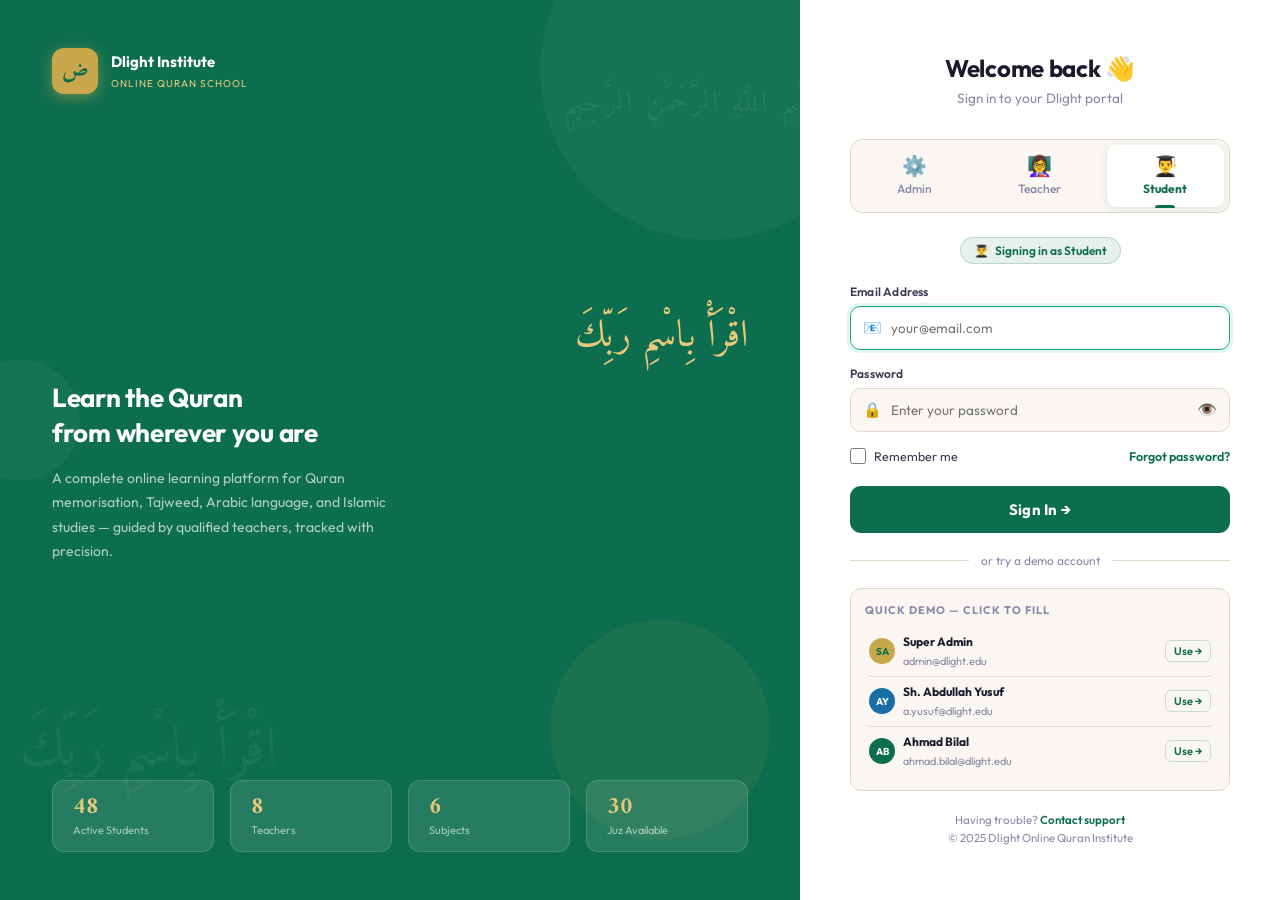
<file: login/index.html>
<!DOCTYPE html>
<html lang="en">
<head>
  <meta charset="UTF-8">
  <meta name="viewport" content="width=device-width, initial-scale=1.0, maximum-scale=1.0, user-scalable=no">
  <title>Dlight Online Quran Institute — Sign In</title>
  <link href="https://fonts.googleapis.com/css2?family=Amiri:ital,wght@0,400;0,700;1,400&family=Outfit:wght@300;400;500;600;700&display=swap" rel="stylesheet">
  <link rel="stylesheet" href="styles.css">
</head>
<body>

  <!-- ══ REDIRECT OVERLAY ══ -->
  <div class="redirect-overlay" id="redirect-overlay">
    <div class="ro-icon" id="ro-icon">🕌</div>
    <div class="ro-title" id="ro-title">Signing you in…</div>
    <div class="ro-sub" id="ro-sub">Please wait a moment</div>
    <div class="ro-bar-wrap"><div class="ro-bar"></div></div>
  </div>

  <!-- ══ SPLIT LAYOUT ══ -->
  <div class="split">

    <!-- LEFT PANEL -->
    <div class="panel-left">
      <div class="deco-circle dc1"></div>
      <div class="deco-circle dc2"></div>
      <div class="deco-circle dc3"></div>

      <div class="pl-logo">
        <div class="pl-gem">ض</div>
        <div class="pl-name">
          <strong>Dlight Institute</strong>
          <span>Online Quran School</span>
        </div>
      </div>

      <div class="pl-content">
        <div class="pl-arabic">اقْرَأْ بِاسْمِ رَبِّكَ</div>
        <div class="pl-tagline">
          Learn the Quran<br>from wherever you are
        </div>
        <div class="pl-desc">
          A complete online learning platform for Quran memorisation,
          Tajweed, Arabic language, and Islamic studies — guided by
          qualified teachers, tracked with precision.
        </div>
      </div>

      <div class="pl-stats">
        <div class="pl-stat">
          <div class="pls-val">48</div>
          <div class="pls-lbl">Active Students</div>
        </div>
        <div class="pl-stat">
          <div class="pls-val">8</div>
          <div class="pls-lbl">Teachers</div>
        </div>
        <div class="pl-stat">
          <div class="pls-val">6</div>
          <div class="pls-lbl">Subjects</div>
        </div>
        <div class="pl-stat">
          <div class="pls-val">30</div>
          <div class="pls-lbl">Juz Available</div>
        </div>
      </div>
    </div>

    <!-- RIGHT PANEL -->
    <div class="panel-right">
      <div class="login-box">

        <!-- Mobile logo (hidden on desktop) -->
        <div class="mobile-logo" style="display:none;">
          <div class="pl-gem" style="width:40px;height:40px;font-size:18px;">ض</div>
          <div class="pl-name">
            <strong style="color:var(--ink);">Dlight Institute</strong>
            <span style="color:var(--muted);">Online Quran School</span>
          </div>
        </div>

        <div class="login-header">
          <h1>Welcome back 👋</h1>
          <p>Sign in to your Dlight portal</p>
        </div>

        <!-- ROLE SELECTOR -->
        <div class="role-selector" role="group" aria-label="Select your role">
          <button class="role-btn" data-role="admin" onclick="selectRole('admin',this)">
            <span class="r-ico">⚙️</span>Admin
          </button>
          <button class="role-btn" data-role="teacher" onclick="selectRole('teacher',this)">
            <span class="r-ico">👩‍🏫</span>Teacher
          </button>
          <button class="role-btn active" data-role="student" onclick="selectRole('student',this)">
            <span class="r-ico">👨‍🎓</span>Student
          </button>
        </div>

        <!-- ROLE BADGE -->
        <div style="display:flex;justify-content:center;">
          <div class="role-badge rb-student" id="role-badge">
            <span id="role-badge-ico">👨‍🎓</span>
            <span id="role-badge-txt">Signing in as Student</span>
          </div>
        </div>

        <!-- ALERT BOX -->
        <div class="alert alert-error" id="alert-box">
          <span>⚠️</span>
          <span id="alert-msg">Invalid email or password. Please try again.</span>
        </div>

        <!-- LOGIN FORM -->
        <form id="login-form" onsubmit="handleLogin(event)" novalidate>

          <!-- Email -->
          <div class="field">
            <label for="email">Email Address</label>
            <div class="field-wrap">
              <span class="field-ico">📧</span>
              <input
                type="email"
                id="email"
                placeholder="your@email.com"
                autocomplete="email"
                autocapitalize="none"
                spellcheck="false"
                oninput="clearError('email')"
              >
            </div>
            <div class="field-error" id="email-error">
              <span>⚠️</span><span id="email-error-msg">Please enter a valid email address.</span>
            </div>
          </div>

          <!-- Password -->
          <div class="field">
            <label for="password">Password</label>
            <div class="field-wrap">
              <span class="field-ico">🔒</span>
              <input
                type="password"
                id="password"
                placeholder="Enter your password"
                autocomplete="current-password"
                oninput="clearError('password')"
              >
              <button type="button" class="eye-btn" id="eye-btn" onclick="toggleEye()" title="Show / hide password">
                👁️
              </button>
            </div>
            <div class="field-error" id="password-error">
              <span>⚠️</span><span id="password-error-msg">Password must be at least 6 characters.</span>
            </div>
          </div>

          <!-- Remember + Forgot -->
          <div class="options-row">
            <label class="remember-wrap">
              <input type="checkbox" id="remember">
              <span>Remember me</span>
            </label>
            <a href="#" class="forgot-link" onclick="showForgot(event)">Forgot password?</a>
          </div>

          <!-- Submit -->
          <button type="submit" class="login-btn" id="login-btn">
            <span class="btn-spinner" id="btn-spinner"></span>
            <span class="btn-text" id="btn-text">Sign In →</span>
          </button>

        </form>

        <div class="divider"><span>or try a demo account</span></div>

        <!-- DEMO CREDENTIALS -->
        <div class="demo-box">
          <div class="demo-box-title">Quick Demo — click to fill</div>
          <div class="demo-row" onclick="fillDemo('admin@dlight.edu','admin123','admin')">
            <div class="demo-row-left">
              <div class="demo-av" style="background:var(--gold);color:var(--em);">SA</div>
              <div class="demo-info">
                <strong>Super Admin</strong>
                <span>admin@dlight.edu</span>
              </div>
            </div>
            <button class="demo-fill-btn" tabindex="-1">Use →</button>
          </div>
          <div class="demo-row" onclick="fillDemo('a.yusuf@dlight.edu','teacher123','teacher')">
            <div class="demo-row-left">
              <div class="demo-av" style="background:var(--sky);">AY</div>
              <div class="demo-info">
                <strong>Sh. Abdullah Yusuf</strong>
                <span>a.yusuf@dlight.edu</span>
              </div>
            </div>
            <button class="demo-fill-btn" tabindex="-1">Use →</button>
          </div>
          <div class="demo-row" onclick="fillDemo('ahmad.bilal@dlight.edu','student123','student')">
            <div class="demo-row-left">
              <div class="demo-av" style="background:var(--em);">AB</div>
              <div class="demo-info">
                <strong>Ahmad Bilal</strong>
                <span>ahmad.bilal@dlight.edu</span>
              </div>
            </div>
            <button class="demo-fill-btn" tabindex="-1">Use →</button>
          </div>
        </div>

        <div class="login-footer">
          Having trouble? <a href="mailto:support@dlight.edu">Contact support</a><br>
          © 2025 Dlight Online Quran Institute
        </div>

      </div>
    </div>

  </div>

  <!-- FORGOT PASSWORD MODAL -->
  <div style="display:none;position:fixed;inset:0;background:rgba(0,0,0,0.4);z-index:800;align-items:center;justify-content:center;padding:20px;backdrop-filter:blur(3px);" id="forgot-modal" onclick="if(event.target===this)closeForgot()">
    <div style="background:var(--card);border-radius:18px;width:100%;max-width:400px;overflow:hidden;box-shadow:0 20px 60px rgba(0,0,0,0.2);animation:modalIn .22s ease;">
      <div style="padding:20px 22px;border-bottom:1px solid var(--border);display:flex;align-items:center;gap:12px;">
        <div style="width:30px;height:30px;border-radius:8px;background:rgba(13,110,79,0.1);display:flex;align-items:center;justify-content:center;font-size:14px;">🔑</div>
        <h3 style="font-size:16px;font-weight:700;color:var(--ink);flex:1;">Reset Password</h3>
        <button onclick="closeForgot()" style="width:30px;height:30px;border-radius:8px;border:1.5px solid var(--border);background:var(--cream);cursor:pointer;font-size:14px;color:var(--muted);display:flex;align-items:center;justify-content:center;transition:all .15s;" onmouseover="this.style.background='var(--red)';this.style.color='#fff'" onmouseout="this.style.background='var(--cream)';this.style.color='var(--muted)'">✕</button>
      </div>
      <div style="padding:22px;">
        <p style="font-size:13px;color:var(--muted);margin-bottom:18px;line-height:1.65;">Enter your registered email address and we will send you a link to reset your password.</p>
        <div style="margin-bottom:16px;">
          <label style="display:block;font-size:12px;font-weight:600;color:var(--ink2);margin-bottom:7px;">Email Address</label>
          <div style="position:relative;display:flex;align-items:center;">
            <span style="position:absolute;left:13px;font-size:15px;color:var(--muted);pointer-events:none;">📧</span>
            <input type="email" id="forgot-email" placeholder="your@email.com" style="width:100%;padding:12px 14px 12px 40px;border:1.5px solid var(--border);border-radius:10px;font-family:'Outfit',sans-serif;font-size:13.5px;color:var(--ink);background:var(--cream);outline:none;transition:border .2s;" onfocus="this.style.borderColor='var(--em-lt)';this.style.background='#fff'" onblur="this.style.borderColor='var(--border)'">
          </div>
        </div>
        <div style="display:flex;gap:10px;justify-content:flex-end;">
          <button onclick="closeForgot()" style="padding:9px 18px;border-radius:9px;border:1.5px solid var(--border);background:transparent;font-family:'Outfit',sans-serif;font-size:13px;font-weight:600;color:var(--ink2);cursor:pointer;transition:all .15s;" onmouseover="this.style.borderColor='var(--em)';this.style.color='var(--em)'" onmouseout="this.style.borderColor='var(--border)';this.style.color='var(--ink2)'">Cancel</button>
          <button onclick="sendReset()" style="padding:9px 20px;border-radius:9px;border:none;background:var(--em);color:#fff;font-family:'Outfit',sans-serif;font-size:13px;font-weight:600;cursor:pointer;transition:background .2s;" onmouseover="this.style.background='var(--em-mid)'" onmouseout="this.style.background='var(--em)'">📤 Send Reset Link</button>
        </div>
      </div>
    </div>
  </div>

  <script src="script.js"></script>

</body>
</html>
</file>
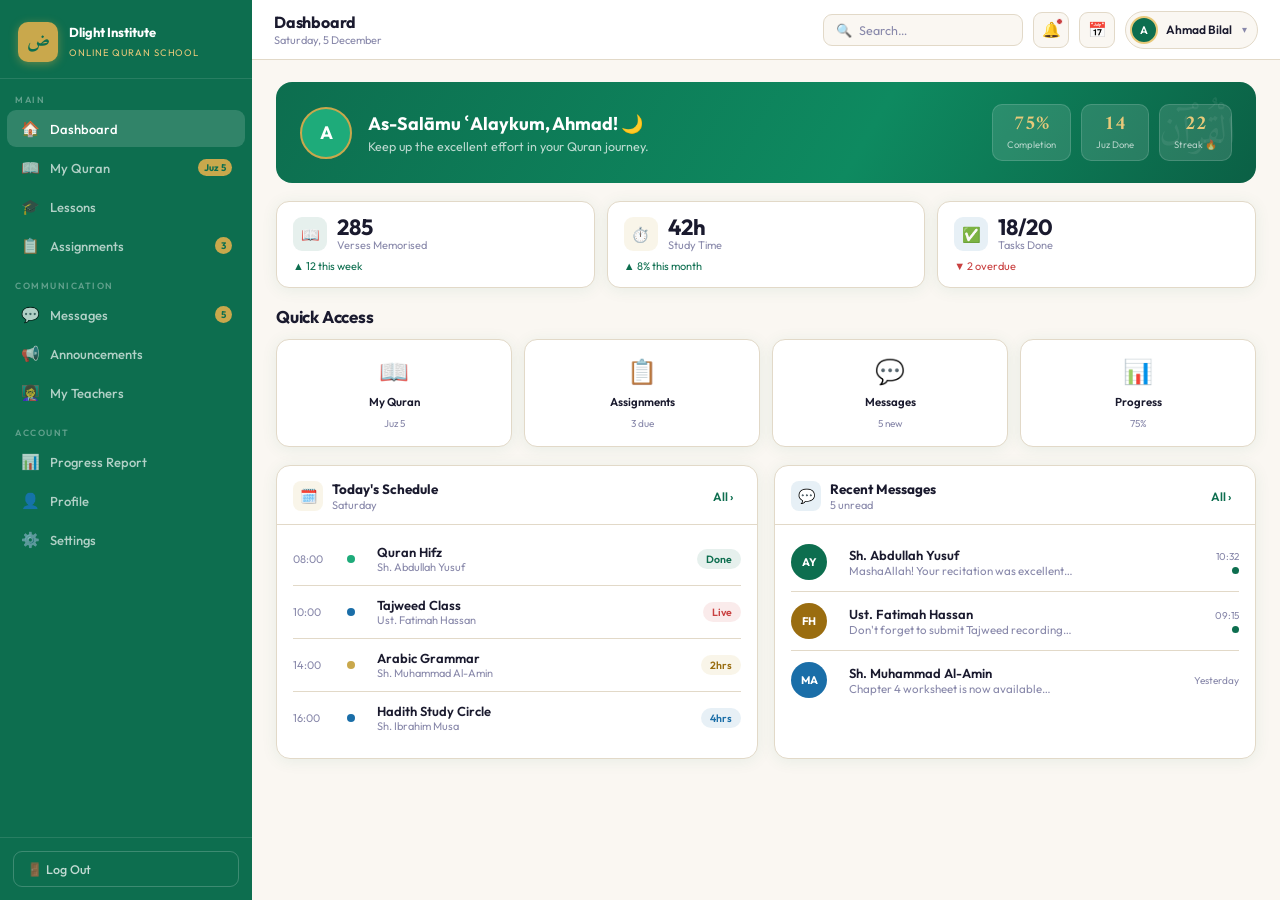
<file: student_dashboard/index.html>
<!DOCTYPE html>
<html lang="en">
<head>
<meta charset="UTF-8">
<meta name="viewport" content="width=device-width, initial-scale=1.0, maximum-scale=1.0, user-scalable=no">
<title>Dlight Online Quran Institute</title>
<link href="https://fonts.googleapis.com/css2?family=Amiri:ital,wght@0,400;0,700;1,400&family=Outfit:wght@300;400;500;600;700&display=swap" rel="stylesheet">
<link rel="stylesheet" href="styles.css">
</head>
<body>

<!-- ══ SIDEBAR BACKDROP ══ -->
<div class="sb-backdrop" id="sb-backdrop" onclick="closeSb()"></div>

<!-- ══ SIDEBAR ══ -->
<aside class="sidebar" id="sidebar">
  <div class="sb-logo">
    <div class="logo-gem">ض</div>
    <div class="logo-txt">
      <strong>Dlight Institute</strong>
      <span>Online Quran School</span>
    </div>
    <button class="sb-x" onclick="closeSb()">✕</button>
  </div>

  <div class="nav-label">Main</div>
  <a class="nav-link active" data-page="dashboard" onclick="navigate(this)"><span class="ni">🏠</span> Dashboard</a>
  <a class="nav-link" data-page="quran" onclick="navigate(this)"><span class="ni">📖</span> My Quran <span class="nb">Juz 5</span></a>
  <a class="nav-link" data-page="lessons" onclick="navigate(this)"><span class="ni">🎓</span> Lessons</a>
  <a class="nav-link" data-page="assignments" onclick="navigate(this)"><span class="ni">📋</span> Assignments <span class="nb">3</span></a>

  <div class="nav-label">Communication</div>
  <a class="nav-link" data-page="messages" onclick="navigate(this)"><span class="ni">💬</span> Messages <span class="nb">5</span></a>
  <a class="nav-link" data-page="announcements" onclick="navigate(this)"><span class="ni">📢</span> Announcements</a>
  <a class="nav-link" data-page="teachers" onclick="navigate(this)"><span class="ni">👩‍🏫</span> My Teachers</a>

  <div class="nav-label">Account</div>
  <a class="nav-link" data-page="progress" onclick="navigate(this)"><span class="ni">📊</span> Progress Report</a>
  <a class="nav-link" data-page="profile" onclick="navigate(this)"><span class="ni">👤</span> Profile</a>
  <a class="nav-link" data-page="settings" onclick="navigate(this)"><span class="ni">⚙️</span> Settings</a>

  <div class="sb-foot">
    <button class="sb-logout" onclick="doLogout()">🚪 Log Out</button>
  </div>
</aside>

<!-- ══ SHELL ══ -->
<div class="shell">

  <!-- TOPBAR -->
  <header class="topbar">
    <button class="tb-ham" onclick="openSb()">☰</button>
    <div class="tb-brand">
      <div class="tb-brand-gem">ض</div>
      <div class="tb-brand-name">Dlight</div>
    </div>
    <div class="tb-page-title">
      <h1 id="page-title">Dashboard</h1>
      <p id="page-date">Monday, April 14</p>
    </div>
    <div class="tb-search">
      <span style="color:var(--muted);font-size:13px;">🔍</span>
      <input type="text" placeholder="Search…">
    </div>
    <div class="tb-btn">🔔<span class="ndot"></span></div>
    <div class="tb-btn">📅</div>
    <div class="profile-pill" onclick="toggleDd()">
      <div class="p-av">A</div>
      <span class="p-name">Ahmad Bilal</span>
      <span style="color:var(--muted);font-size:10px;margin-left:2px;">▾</span>
    </div>
  </header>

  <!-- DROPDOWN -->
  <div class="dd-overlay" id="dd-ov" onclick="toggleDd()"></div>
  <div class="dd-wrap" id="dd">
    <div class="dd-box">
      <div class="dd-head"><strong>Ahmad Bilal</strong><span>ahmad.bilal@dlight.edu</span></div>
      <div class="dd-item" onclick="navigate(null,'profile')">👤 View Profile</div>
      <div class="dd-item" onclick="navigate(null,'settings')">⚙️ Settings</div>
      <div class="dd-item" onclick="navigate(null,'settings')">🔒 Change Password</div>
      <div class="dd-item red" onclick="doLogout()">🚪 Log Out</div>
    </div>
  </div>

  <!-- ═══ VIEW AREA ═══ -->
  <div class="view-area" id="view-area">

    <!-- ══════════ PAGE: DASHBOARD ══════════ -->
    <div class="page active" id="page-dashboard">
      <div class="greeting-card">
        <div class="g-av">A</div>
        <div class="g-txt">
          <h2 id="greet-h">As-Salāmu ʿAlaykum, Ahmad! 👋</h2>
          <p>Keep up the excellent effort in your Quran journey.</p>
        </div>
        <div class="g-stats">
          <div class="gst"><div class="gst-v">75%</div><div class="gst-l">Completion</div></div>
          <div class="gst"><div class="gst-v">14</div><div class="gst-l">Juz Done</div></div>
          <div class="gst"><div class="gst-v">22</div><div class="gst-l">Streak 🔥</div></div>
        </div>
      </div>

      <div class="kpi-row">
        <div class="kpi"><div class="kpi-top"><div class="kpi-ico ci-g">📖</div><div><div class="kpi-val">285</div><div class="kpi-lbl">Verses Memorised</div></div></div><div class="kpi-trend up">▲ 12 this week</div></div>
        <div class="kpi"><div class="kpi-top"><div class="kpi-ico ci-o">⏱️</div><div><div class="kpi-val">42h</div><div class="kpi-lbl">Study Time</div></div></div><div class="kpi-trend up">▲ 8% this month</div></div>
        <div class="kpi"><div class="kpi-top"><div class="kpi-ico ci-b">✅</div><div><div class="kpi-val">18/20</div><div class="kpi-lbl">Tasks Done</div></div></div><div class="kpi-trend down">▼ 2 overdue</div></div>
      </div>

      <h2 class="section-title" style="margin-bottom:12px;">Quick Access</h2>
      <div class="quick-grid">
        <div class="q-card" onclick="navigate(null,'quran')"><div class="q-ico">📖</div><div class="q-lbl">My Quran</div><div class="q-sub">Juz 5</div></div>
        <div class="q-card" onclick="navigate(null,'assignments')"><div class="q-ico">📋</div><div class="q-lbl">Assignments</div><div class="q-sub">3 due</div></div>
        <div class="q-card" onclick="navigate(null,'messages')"><div class="q-ico">💬</div><div class="q-lbl">Messages</div><div class="q-sub">5 new</div></div>
        <div class="q-card" onclick="navigate(null,'progress')"><div class="q-ico">📊</div><div class="q-lbl">Progress</div><div class="q-sub">75%</div></div>
      </div>

      <div class="grid2" style="margin-top:4px;">
        <!-- Today's Schedule -->
        <div class="card">
          <div class="card-hd"><div class="c-icon ci-o">🗓️</div><div><div class="c-title">Today's Schedule</div><div class="c-sub" id="sch-date">Monday</div></div><div class="c-act" onclick="navigate(null,'lessons')">All ›</div></div>
          <div class="card-bd" style="padding-top:8px;">
            <div class="row-item"><span style="font-size:11px;color:var(--muted);min-width:42px;flex-shrink:0;">08:00</span><span style="width:8px;height:8px;border-radius:50%;background:var(--em-lt);flex-shrink:0;display:inline-block;"></span><div style="flex:1;min-width:0;margin-left:10px;"><div style="font-size:13px;font-weight:600;color:var(--ink);">Quran Hifz</div><div style="font-size:11px;color:var(--muted);">Sh. Abdullah Yusuf</div></div><span class="badge b-grn">Done</span></div>
            <div class="row-item"><span style="font-size:11px;color:var(--muted);min-width:42px;flex-shrink:0;">10:00</span><span style="width:8px;height:8px;border-radius:50%;background:var(--sky);flex-shrink:0;display:inline-block;"></span><div style="flex:1;min-width:0;margin-left:10px;"><div style="font-size:13px;font-weight:600;color:var(--ink);">Tajweed Class</div><div style="font-size:11px;color:var(--muted);">Ust. Fatimah Hassan</div></div><span class="badge b-red">Live</span></div>
            <div class="row-item"><span style="font-size:11px;color:var(--muted);min-width:42px;flex-shrink:0;">14:00</span><span style="width:8px;height:8px;border-radius:50%;background:var(--gold);flex-shrink:0;display:inline-block;"></span><div style="flex:1;min-width:0;margin-left:10px;"><div style="font-size:13px;font-weight:600;color:var(--ink);">Arabic Grammar</div><div style="font-size:11px;color:var(--muted);">Sh. Muhammad Al-Amin</div></div><span class="badge b-gld">2hrs</span></div>
            <div class="row-item"><span style="font-size:11px;color:var(--muted);min-width:42px;flex-shrink:0;">16:00</span><span style="width:8px;height:8px;border-radius:50%;background:var(--sky);flex-shrink:0;display:inline-block;"></span><div style="flex:1;min-width:0;margin-left:10px;"><div style="font-size:13px;font-weight:600;color:var(--ink);">Hadith Study Circle</div><div style="font-size:11px;color:var(--muted);">Sh. Ibrahim Musa</div></div><span class="badge b-sky">4hrs</span></div>
          </div>
        </div>
        <!-- Recent Messages -->
        <div class="card">
          <div class="card-hd"><div class="c-icon ci-b">💬</div><div><div class="c-title">Recent Messages</div><div class="c-sub">5 unread</div></div><div class="c-act" onclick="navigate(null,'messages')">All ›</div></div>
          <div class="card-bd" style="padding-top:8px;">
            <div class="row-item" style="cursor:pointer;" onclick="navigate(null,'messages')"><div class="m-av g" style="width:36px;height:36px;border-radius:50%;display:flex;align-items:center;justify-content:center;font-size:11px;font-weight:700;color:#fff;flex-shrink:0;">AY</div><div style="flex:1;min-width:0;margin-left:10px;"><div style="font-size:13px;font-weight:600;color:var(--ink);">Sh. Abdullah Yusuf</div><div style="font-size:11.5px;color:var(--muted);overflow:hidden;text-overflow:ellipsis;white-space:nowrap;">MashaAllah! Your recitation was excellent…</div></div><div style="flex-shrink:0;text-align:right;"><div style="font-size:10px;color:var(--muted);">10:32</div><div style="width:7px;height:7px;border-radius:50%;background:var(--em);margin:4px 0 0 auto;"></div></div></div>
            <div class="row-item" style="cursor:pointer;" onclick="navigate(null,'messages')"><div class="m-av o" style="width:36px;height:36px;border-radius:50%;display:flex;align-items:center;justify-content:center;font-size:11px;font-weight:700;color:#fff;flex-shrink:0;">FH</div><div style="flex:1;min-width:0;margin-left:10px;"><div style="font-size:13px;font-weight:600;color:var(--ink);">Ust. Fatimah Hassan</div><div style="font-size:11.5px;color:var(--muted);overflow:hidden;text-overflow:ellipsis;white-space:nowrap;">Don't forget to submit Tajweed recording…</div></div><div style="flex-shrink:0;text-align:right;"><div style="font-size:10px;color:var(--muted);">09:15</div><div style="width:7px;height:7px;border-radius:50%;background:var(--em);margin:4px 0 0 auto;"></div></div></div>
            <div class="row-item" style="cursor:pointer;" onclick="navigate(null,'messages')"><div class="m-av b" style="width:36px;height:36px;border-radius:50%;display:flex;align-items:center;justify-content:center;font-size:11px;font-weight:700;color:#fff;flex-shrink:0;">MA</div><div style="flex:1;min-width:0;margin-left:10px;"><div style="font-size:13px;font-weight:600;color:var(--ink);">Sh. Muhammad Al-Amin</div><div style="font-size:11.5px;color:var(--muted);overflow:hidden;text-overflow:ellipsis;white-space:nowrap;">Chapter 4 worksheet is now available…</div></div><div style="flex-shrink:0;text-align:right;"><div style="font-size:10px;color:var(--muted);">Yesterday</div></div></div>
          </div>
        </div>
      </div>
    </div>

    <!-- ══════════ PAGE: QURAN ══════════ -->
    <div class="page" id="page-quran">
      <div class="surah-hero">
        <div class="sh-top">
          <div class="sh-num">18</div>
          <div class="sh-meta">
            <h2>Al-Kahf <span>الكهف</span></h2>
            <p>Makki · 110 Verses · Juz 15–16 · Currently at Verse 42</p>
          </div>
        </div>
        <div class="sh-prog-bar"><div class="sh-prog-fill"></div></div>
        <div class="sh-prog-txt"><span>38% complete</span><strong>42 / 110 verses</strong></div>
      </div>

      <div class="verse-card">
        <div class="verse-arabic-big"><span class="verse-num-badge">42</span>وَأُحِيطَ بِثَمَرِهِ فَأَصْبَحَ يُقَلِّبُ كَفَّيْهِ عَلَىٰ مَا أَنفَقَ فِيهَا وَهِيَ خَاوِيَةٌ عَلَىٰ عُرُوشِهَا</div>
        <div class="verse-trans-area"><p>"And his fruits were encompassed by ruin, so he began to turn his hands about in dismay over what he had spent on it, while it had collapsed upon its trellises…" — (Al-Kahf 18:42)</p></div>
        <div class="verse-controls">
          <button class="vbtn">⬅ Prev</button>
          <button class="vbtn primary">▶ Continue Lesson</button>
          <button class="vbtn">Next ➡</button>
        </div>
      </div>

      <h2 class="section-title">Juz Progress <span class="section-sub">30 Juz total</span></h2>
      <div class="card" style="margin-bottom:16px;">
        <div class="card-bd">
          <div class="juz-grid" id="juz-grid"></div>
        </div>
      </div>

      <h2 class="section-title">Next Assignment</h2>
      <div class="card">
        <div class="card-bd">
          <div class="row-item"><div class="c-icon ci-g" style="flex-shrink:0;">📖</div><div style="flex:1;min-width:0;margin-left:10px;"><div style="font-size:13.5px;font-weight:600;color:var(--ink);">Memorise Al-Kahf Verses 43–55</div><div style="font-size:12px;color:var(--muted);margin-top:2px;">Due Tomorrow · Sh. Abdullah Yusuf</div></div><span class="badge b-red">Tomorrow</span></div>
          <div class="row-item"><div class="c-icon ci-b" style="flex-shrink:0;">🎙️</div><div style="flex:1;min-width:0;margin-left:10px;"><div style="font-size:13.5px;font-weight:600;color:var(--ink);">Tajweed — Madd Rules Revision</div><div style="font-size:12px;color:var(--muted);margin-top:2px;">Due in 3 Days · Ust. Fatimah Hassan</div></div><span class="badge b-gld">3 Days</span></div>
        </div>
      </div>
    </div>

    <!-- ══════════ PAGE: LESSONS ══════════ -->
    <div class="page" id="page-lessons">
      <h2 class="section-title">Today's Lessons</h2>
      <div class="lesson-item"><div class="lesson-ico" style="background:rgba(13,110,79,0.1);">📖</div><div class="lesson-info"><h4>Quran Hifz — Al-Kahf</h4><p>Sh. Abdullah Yusuf · Memorisation session</p></div><div class="lesson-right"><div class="dur">45 min</div><span class="badge b-grn">Done</span></div></div>
      <div class="lesson-item"><div class="lesson-ico" style="background:rgba(26,110,168,0.1);">🎙️</div><div class="lesson-info"><h4>Tajweed — Madd Rules</h4><p>Ust. Fatimah Hassan · Recitation rules</p></div><div class="lesson-right"><div class="dur">30 min</div><span class="badge b-red">Live Now</span></div></div>
      <div class="lesson-item"><div class="lesson-ico" style="background:rgba(201,168,76,0.1);">✍️</div><div class="lesson-info"><h4>Arabic Grammar — Chapter 4</h4><p>Sh. Muhammad Al-Amin · Nahw & Sarf</p></div><div class="lesson-right"><div class="dur">45 min</div><span class="badge b-gld">2:00 PM</span></div></div>
      <div class="lesson-item"><div class="lesson-ico" style="background:rgba(107,66,38,0.1);">📚</div><div class="lesson-info"><h4>Hadith Study Circle</h4><p>Sh. Ibrahim Musa · 40 Hadith review</p></div><div class="lesson-right"><div class="dur">60 min</div><span class="badge b-sky">4:00 PM</span></div></div>

      <h2 class="section-title" style="margin-top:20px;">All Subjects</h2>
      <div class="lesson-item"><div class="lesson-ico" style="background:rgba(13,110,79,0.1);">📖</div><div class="lesson-info"><h4>Quran Memorisation (Hifz)</h4><p>14 of 30 Juz completed · Juz 15 in progress</p></div><div class="lesson-right"><div class="dur"></div><span class="badge b-grn">80%</span></div></div>
      <div class="lesson-item"><div class="lesson-ico" style="background:rgba(26,110,168,0.1);">🎙️</div><div class="lesson-info"><h4>Tajweed</h4><p>Madd rules · Noon & Meem Sakinah</p></div><div class="lesson-right"><div class="dur"></div><span class="badge b-sky">70%</span></div></div>
      <div class="lesson-item"><div class="lesson-ico" style="background:rgba(201,168,76,0.1);">✍️</div><div class="lesson-info"><h4>Arabiyyah (Grammar)</h4><p>Chapter 4 — verb patterns</p></div><div class="lesson-right"><div class="dur"></div><span class="badge b-gld">60%</span></div></div>
      <div class="lesson-item"><div class="lesson-ico" style="background:rgba(201,64,64,0.08);">📕</div><div class="lesson-info"><h4>Tawheed &amp; Fiqh</h4><p>Tawhid Ruboobi · Salah rulings</p></div><div class="lesson-right"><div class="dur"></div><span class="badge b-grn">88%</span></div></div>
      <div class="lesson-item"><div class="lesson-ico" style="background:rgba(107,66,38,0.1);">📚</div><div class="lesson-info"><h4>Hadith Studies</h4><p>40 Hadith of Imam Nawawi</p></div><div class="lesson-right"><div class="dur"></div><span class="badge b-sky">73%</span></div></div>
      <div class="lesson-item"><div class="lesson-ico" style="background:rgba(13,110,79,0.1);">🖊️</div><div class="lesson-info"><h4>Khatt (Arabic Calligraphy)</h4><p>Naskh style — letter forms</p></div><div class="lesson-right"><div class="dur"></div><span class="badge b-gld">55%</span></div></div>
    </div>

    <!-- ══════════ PAGE: ASSIGNMENTS ══════════ -->
    <div class="page" id="page-assignments">
      <h2 class="section-title">Assignments <span class="section-sub">3 pending</span></h2>

      <div class="asgn-card">
        <div class="asgn-top"><div class="asgn-ico" style="background:rgba(201,64,64,0.08);">📕</div><div class="asgn-info"><h4>Aqeedah Quiz — Tawhid Ruboobi</h4><p>Tawheed · Due: Overdue!</p></div><div class="asgn-due-wrap"><span class="badge b-red">Overdue!</span></div></div>
        <div class="asgn-bar"><div class="asgn-bar-fill fg" style="width:0%"></div></div>
        <div class="asgn-foot"><div class="asgn-teacher">👤 Sh. Ibrahim Musa</div><button class="asgn-btn">Start Now</button></div>
      </div>

      <div class="asgn-card">
        <div class="asgn-top"><div class="asgn-ico" style="background:rgba(13,110,79,0.08);">📖</div><div class="asgn-info"><h4>Memorise Al-Kahf Verses 43–55</h4><p>Quran Hifz · Due: Tomorrow</p></div><div class="asgn-due-wrap"><span class="badge b-red">Tomorrow</span></div></div>
        <div class="asgn-bar"><div class="asgn-bar-fill fg" style="width:35%"></div></div>
        <div class="asgn-foot"><div class="asgn-teacher">👤 Sh. Abdullah Yusuf · 35% done</div><button class="asgn-btn">Continue</button></div>
      </div>

      <div class="asgn-card">
        <div class="asgn-top"><div class="asgn-ico" style="background:rgba(26,110,168,0.08);">🎙️</div><div class="asgn-info"><h4>Tajweed Revision — Madd Rules</h4><p>Tajweed · Due: In 3 Days</p></div><div class="asgn-due-wrap"><span class="badge b-gld">3 Days</span></div></div>
        <div class="asgn-bar"><div class="asgn-bar-fill fb" style="width:60%"></div></div>
        <div class="asgn-foot"><div class="asgn-teacher">👤 Ust. Fatimah Hassan · 60% done</div><button class="asgn-btn">Continue</button></div>
      </div>

      <div class="asgn-card">
        <div class="asgn-top"><div class="asgn-ico" style="background:rgba(201,168,76,0.1);">✍️</div><div class="asgn-info"><h4>Arabic Grammar Worksheet — Ch. 4</h4><p>Arabiyyah · Due: In 5 Days</p></div><div class="asgn-due-wrap"><span class="badge b-grn">5 Days</span></div></div>
        <div class="asgn-bar"><div class="asgn-bar-fill fo" style="width:0%"></div></div>
        <div class="asgn-foot"><div class="asgn-teacher">👤 Sh. Muhammad Al-Amin</div><button class="asgn-btn">Start</button></div>
      </div>

      <h2 class="section-title" style="margin-top:20px;">Completed</h2>
      <div class="asgn-card" style="opacity:.65;">
        <div class="asgn-top"><div class="asgn-ico" style="background:rgba(13,110,79,0.08);">📖</div><div class="asgn-info"><h4>Memorise Al-Mulk (complete)</h4><p>Quran Hifz · Submitted</p></div><div class="asgn-due-wrap"><span class="badge b-grn">✓ Done</span></div></div>
        <div class="asgn-bar"><div class="asgn-bar-fill fg" style="width:100%"></div></div>
        <div class="asgn-foot"><div class="asgn-teacher">👤 Sh. Abdullah Yusuf</div><button class="asgn-btn" style="background:var(--muted);">Review</button></div>
      </div>
    </div>

    <!-- ══════════ PAGE: TASKS ══════════ -->
    <div class="page" id="page-tasks">
      <div style="display:flex;align-items:center;justify-content:space-between;margin-bottom:16px;">
        <h2 class="section-title" style="margin-bottom:0;">Tasks</h2>
        <button onclick="void(0)" style="padding:8px 16px;border-radius:9px;background:var(--em);color:#fff;border:none;font-family:'Outfit',sans-serif;font-size:12.5px;font-weight:600;cursor:pointer;">+ New Task</button>
      </div>
      <div class="tasks-filter">
        <button class="tf-btn active" onclick="filterTasks('all',this)">All</button>
        <button class="tf-btn" onclick="filterTasks('pending',this)">Pending</button>
        <button class="tf-btn" onclick="filterTasks('done',this)">Completed</button>
        <button class="tf-btn" onclick="filterTasks('high',this)">High Priority</button>
      </div>
      <div id="tasks-list">
        <div class="task-row" data-status="pending" data-pri="high"><div class="task-chk" onclick="toggleTask(this)"></div><div class="task-body"><div class="task-name">Aqeedah Quiz Revision</div><div class="task-meta">Overdue! · Tawheed</div></div><div class="task-right"><span class="pri pri-h">High</span></div></div>
        <div class="task-row" data-status="pending" data-pri="high"><div class="task-chk" onclick="toggleTask(this)"></div><div class="task-body"><div class="task-name">Memorise Al-Kahf Verses 43–55</div><div class="task-meta">Due Tomorrow · Hifz</div></div><div class="task-right"><span class="pri pri-h">High</span></div></div>
        <div class="task-row" data-status="pending" data-pri="med"><div class="task-chk" onclick="toggleTask(this)"></div><div class="task-body"><div class="task-name">Arabic Grammar Worksheet — Ch. 4</div><div class="task-meta">Due in 5 Days · Arabiyyah</div></div><div class="task-right"><span class="pri pri-m">Med</span></div></div>
        <div class="task-row" data-status="pending" data-pri="low"><div class="task-chk" onclick="toggleTask(this)"></div><div class="task-body"><div class="task-name">Read Hadith Notes (Ch. 3)</div><div class="task-meta">Due in 4 Days · Hadith</div></div><div class="task-right"><span class="pri pri-l">Low</span></div></div>
        <div class="task-row" data-status="pending" data-pri="med"><div class="task-chk" onclick="toggleTask(this)"></div><div class="task-body"><div class="task-name">Tajweed Madd Rules Practice</div><div class="task-meta">Due in 3 Days · Tajweed</div></div><div class="task-right"><span class="pri pri-m">Med</span></div></div>
        <div class="task-row done-row" data-status="done" data-pri="low"><div class="task-chk done" onclick="toggleTask(this)">✓</div><div class="task-body"><div class="task-name done-text">Review Al-Mulk (full)</div><div class="task-meta">Completed · Hifz</div></div><div class="task-right"><span class="pri pri-l">Low</span></div></div>
        <div class="task-row done-row" data-status="done" data-pri="med"><div class="task-chk done" onclick="toggleTask(this)">✓</div><div class="task-body"><div class="task-name done-text">Submit Tajweed Recording</div><div class="task-meta">Completed · Tajweed</div></div><div class="task-right"><span class="pri pri-m">Med</span></div></div>
      </div>
      <div class="add-task-bar" onclick="void(0)"><span style="font-size:18px;color:var(--em);">＋</span><span>Add a new task…</span></div>
    </div>

    <!-- ══════════ PAGE: MESSAGES ══════════ -->
    <div class="page" id="page-messages">
      <h2 class="section-title">Messages <span class="section-sub">5 unread</span></h2>
      <div class="msg-row unread"><div class="m-av g">AY</div><div class="m-body"><div class="m-sender">Sh. Abdullah Yusuf</div><div class="m-snippet">MashaAllah! Your recitation of verse 40 was excellent. Please continue practising…</div></div><div class="m-right"><div class="m-time">10:32</div><div class="m-dot"></div></div></div>
      <div class="msg-row unread"><div class="m-av o">FH</div><div class="m-body"><div class="m-sender">Ust. Fatimah Hassan</div><div class="m-snippet">Don't forget to submit the Tajweed recording before class today.</div></div><div class="m-right"><div class="m-time">09:15</div><div class="m-dot"></div></div></div>
      <div class="msg-row unread"><div class="m-av b">MA</div><div class="m-body"><div class="m-sender">Sh. Muhammad Al-Amin</div><div class="m-snippet">Chapter 4 worksheet is now available. Complete it by Thursday insha'Allah.</div></div><div class="m-right"><div class="m-time">Yesterday</div><div class="m-dot"></div></div></div>
      <div class="msg-row"><div class="m-av p">IM</div><div class="m-body"><div class="m-sender">Sh. Ibrahim Musa</div><div class="m-snippet">The Hadith quiz results have been posted. Please check your score and come prepared.</div></div><div class="m-right"><div class="m-time">2 days ago</div></div></div>
      <div class="msg-row"><div class="m-av g" style="background:#555;">AD</div><div class="m-body"><div class="m-sender">Admin Office</div><div class="m-snippet">Your end-of-term schedule has been confirmed. Please log in to view details.</div></div><div class="m-right"><div class="m-time">3 days ago</div></div></div>
      <div class="compose-btn-wrap"><button class="compose-btn">✉️ Compose Message</button></div>
    </div>

    <!-- ══════════ PAGE: ANNOUNCEMENTS ══════════ -->
    <div class="page" id="page-announcements">
      <h2 class="section-title">Announcements <span class="section-sub">3 new</span></h2>

      <div class="ann-card"><div class="ann-top"><div class="ann-dot" style="background:var(--red);"></div><div class="ann-body"><h4>End-of-Term Assessments</h4><p>Hifz and Tajweed evaluations will be held on May 10–12. Ensure you have fully revised your assigned surahs and tajweed rules before the evaluation date.</p></div></div><div class="ann-foot"><span class="ann-time">⏰ 2 hours ago · Admin</span><span class="badge b-red">Urgent</span></div></div>

      <div class="ann-card"><div class="ann-top"><div class="ann-dot" style="background:var(--gold);"></div><div class="ann-body"><h4>New Arabiyyah Resources Uploaded</h4><p>Extra practice worksheets for Arabic Grammar Chapter 4 have been uploaded to the student library section. Sh. Muhammad Al-Amin recommends completing them before Thursday's class.</p></div></div><div class="ann-foot"><span class="ann-time">⏰ Yesterday · Sh. Muhammad Al-Amin</span><span class="badge b-gld">Academic</span></div></div>

      <div class="ann-card"><div class="ann-top"><div class="ann-dot" style="background:var(--em-lt);"></div><div class="ann-body"><h4>Eid al-Fitr Holiday Notice</h4><p>Classes will be suspended from Ramadan 29 through Shawwal 3. The regular class schedule will resume on Shawwal 4. Eid Mubarak to all students and families!</p></div></div><div class="ann-foot"><span class="ann-time">⏰ 3 days ago · Admin</span><span class="badge b-grn">Holiday</span></div></div>

      <div class="ann-card"><div class="ann-top"><div class="ann-dot" style="background:var(--sky);"></div><div class="ann-body"><h4>Monthly Progress Reports — April</h4><p>April 2025 progress reports are now ready for download. Visit the Progress Report section to view your detailed performance breakdown across all subjects.</p></div></div><div class="ann-foot"><span class="ann-time">⏰ 4 days ago · Admin</span><span class="badge b-sky">Report</span></div></div>

      <div class="ann-card"><div class="ann-top"><div class="ann-dot" style="background:var(--em-lt);"></div><div class="ann-body"><h4>New Teacher: Ust. Khadijah Rahman</h4><p>We are pleased to welcome Ust. Khadijah Rahman who will be joining the team to teach Seerah and Tafseer starting next term. A timetable update will follow shortly.</p></div></div><div class="ann-foot"><span class="ann-time">⏰ 1 week ago · Admin</span><span class="badge b-grn">Welcome</span></div></div>
    </div>

    <!-- ══════════ PAGE: TEACHERS ══════════ -->
    <div class="page" id="page-teachers">
      <h2 class="section-title">My Teachers <span class="section-sub">4 assigned</span></h2>
      <div class="grid2" style="margin-bottom:0;">
        <div class="teacher-card"><div class="tc-top"><div class="tc-av" style="background:var(--em);">AY</div><div class="tc-info"><h3>Sh. Abdullah Yusuf</h3><p>Hafiz · Ijazah in Hafs 'an 'Asim</p><div class="tc-status"><div class="status-dot s-on"></div><span style="color:#2fc75e;font-weight:600;">Online</span></div></div></div><div class="tc-subjects"><span class="subj-chip">Quran Hifz</span><span class="subj-chip">Tajweed</span></div><div class="tc-actions"><button class="tc-btn primary">💬 Message</button><button class="tc-btn">📅 Schedule</button></div></div>
        <div class="teacher-card"><div class="tc-top"><div class="tc-av" style="background:#9a6d10;">FH</div><div class="tc-info"><h3>Ust. Fatimah Hassan</h3><p>Specialist in Qira'at Sciences</p><div class="tc-status"><div class="status-dot s-on"></div><span style="color:#2fc75e;font-weight:600;">Online · In Class</span></div></div></div><div class="tc-subjects"><span class="subj-chip">Tajweed</span><span class="subj-chip">Quran</span></div><div class="tc-actions"><button class="tc-btn primary">💬 Message</button><button class="tc-btn">📅 Schedule</button></div></div>
        <div class="teacher-card"><div class="tc-top"><div class="tc-av" style="background:var(--sky);">MA</div><div class="tc-info"><h3>Sh. Muhammad Al-Amin</h3><p>BA Arabic, Islamic University Madinah</p><div class="tc-status"><div class="status-dot s-busy"></div><span style="color:#9a6d10;font-weight:600;">Busy</span></div></div></div><div class="tc-subjects"><span class="subj-chip">Arabiyyah</span><span class="subj-chip">Khatt</span><span class="subj-chip">Nahw</span></div><div class="tc-actions"><button class="tc-btn primary">💬 Message</button><button class="tc-btn">📅 Schedule</button></div></div>
        <div class="teacher-card"><div class="tc-top"><div class="tc-av" style="background:#6b4226;">IM</div><div class="tc-info"><h3>Sh. Ibrahim Musa</h3><p>MA Islamic Studies · Fiqh specialist</p><div class="tc-status"><div class="status-dot s-off"></div><span style="color:var(--muted);font-weight:600;">Offline</span></div></div></div><div class="tc-subjects"><span class="subj-chip">Tawheed</span><span class="subj-chip">Fiqh</span><span class="subj-chip">Hadith</span></div><div class="tc-actions"><button class="tc-btn primary">💬 Message</button><button class="tc-btn">📅 Schedule</button></div></div>
      </div>
    </div>

    <!-- ══════════ PAGE: PROGRESS ══════════ -->
    <div class="page" id="page-progress">
      <h2 class="section-title">Progress Report <span class="section-sub">Term 2 · Apr–Jul 2025</span></h2>
      <div class="prog-hero">
        <div class="ring-wrap">
          <svg width="96" height="96" viewBox="0 0 100 100"><circle class="r-track" cx="50" cy="50" r="45"/><circle class="r-fill" cx="50" cy="50" r="45"/></svg>
          <div class="ring-center"><div class="ring-pct">75%</div><div class="ring-lbl">Overall</div></div>
        </div>
        <div class="prog-info">
          <h3>Academic Term 2</h3>
          <p>On Track ✓ · April – July 2025</p>
          <div class="prog-chips">
            <span class="chip">📖 <strong>285</strong> verses</span>
            <span class="chip">🔥 <strong>22</strong> day streak</span>
            <span class="chip">⏱️ <strong>42h</strong> this month</span>
          </div>
        </div>
      </div>
      <div class="subj-prog-item"><div class="spi-top"><div class="spi-name">📖 Quran Hifz</div><div class="spi-pct">80%</div></div><div class="spi-bar"><div class="spi-fill fg" style="width:80%"></div></div><div class="spi-stats"><span class="spi-stat">Juz done: <strong>14 / 30</strong></span><span class="spi-stat">Current: <strong>Al-Kahf</strong></span></div></div>
      <div class="subj-prog-item"><div class="spi-top"><div class="spi-name">🎙️ Tajweed</div><div class="spi-pct">70%</div></div><div class="spi-bar"><div class="spi-fill fb" style="width:70%"></div></div><div class="spi-stats"><span class="spi-stat">Lessons: <strong>14 / 20</strong></span><span class="spi-stat">Next: <strong>Madd Lazim</strong></span></div></div>
      <div class="subj-prog-item"><div class="spi-top"><div class="spi-name">✍️ Arabiyyah</div><div class="spi-pct">60%</div></div><div class="spi-bar"><div class="spi-fill fo" style="width:60%"></div></div><div class="spi-stats"><span class="spi-stat">Chapters: <strong>3 / 5</strong></span><span class="spi-stat">Next: <strong>Chapter 4</strong></span></div></div>
      <div class="subj-prog-item"><div class="spi-top"><div class="spi-name">📕 Tawheed &amp; Fiqh</div><div class="spi-pct">88%</div></div><div class="spi-bar"><div class="spi-fill fg" style="width:88%"></div></div><div class="spi-stats"><span class="spi-stat">Units: <strong>7 / 8</strong></span><span class="spi-stat">Next: <strong>Quiz review</strong></span></div></div>
      <div class="subj-prog-item"><div class="spi-top"><div class="spi-name">📚 Hadith</div><div class="spi-pct">73%</div></div><div class="spi-bar"><div class="spi-fill fb" style="width:73%"></div></div><div class="spi-stats"><span class="spi-stat">Hadith: <strong>29 / 40</strong></span><span class="spi-stat">Book: <strong>40 Nawawi</strong></span></div></div>
      <div class="subj-prog-item"><div class="spi-top"><div class="spi-name">🖊️ Khatt</div><div class="spi-pct">55%</div></div><div class="spi-bar"><div class="spi-fill fo" style="width:55%"></div></div><div class="spi-stats"><span class="spi-stat">Letters: <strong>16 / 29</strong></span><span class="spi-stat">Style: <strong>Naskh</strong></span></div></div>
    </div>

    <!-- ══════════ PAGE: PROFILE ══════════ -->
    <div class="page" id="page-profile">
      <div class="profile-hero">
        <div class="prof-av-wrap">
          <div class="prof-av">A</div>
          <div class="prof-cam">📷</div>
        </div>
        <h2>Ahmad Bilal</h2>
        <p>ahmad.bilal@dlight.edu</p>
        <div class="prof-badge">🎓 Active Student · Term 2</div>
      </div>

      <div class="prof-section-title">Personal Info</div>
      <div class="prof-row"><div class="prof-row-icon ci-g">👤</div><div class="prof-row-body"><h4>Full Name</h4><p>Ahmad Bilal Muhammad</p></div><span class="prof-row-arrow">›</span></div>
      <div class="prof-row"><div class="prof-row-icon ci-b">📧</div><div class="prof-row-body"><h4>Email</h4><p>ahmad.bilal@dlight.edu</p></div><span class="prof-row-arrow">›</span></div>
      <div class="prof-row"><div class="prof-row-icon ci-o">📞</div><div class="prof-row-body"><h4>Phone</h4><p>+44 7700 000000</p></div><span class="prof-row-arrow">›</span></div>
      <div class="prof-row"><div class="prof-row-icon ci-g">🌍</div><div class="prof-row-body"><h4>Timezone</h4><p>GMT (London, UK)</p></div><span class="prof-row-arrow">›</span></div>

      <div class="prof-section-title">Academic</div>
      <div class="prof-row"><div class="prof-row-icon ci-g">📖</div><div class="prof-row-body"><h4>Current Juz</h4><p>Juz 15 — Al-Kahf</p></div><span class="prof-row-arrow">›</span></div>
      <div class="prof-row"><div class="prof-row-icon ci-b">🎓</div><div class="prof-row-body"><h4>Enrolled Since</h4><p>September 2023</p></div></div>
      <div class="prof-row"><div class="prof-row-icon ci-o">📊</div><div class="prof-row-body"><h4>Overall Progress</h4><p>75% — Term 2</p></div><span class="prof-row-arrow" onclick="navigate(null,'progress')">›</span></div>

      <div class="prof-section-title">Account</div>
      <div class="prof-row" onclick="navigate(null,'settings')"><div class="prof-row-icon" style="background:rgba(13,110,79,0.1);">⚙️</div><div class="prof-row-body"><h4>Settings</h4><p>Notifications, language, privacy</p></div><span class="prof-row-arrow">›</span></div>
      <div class="prof-row danger" onclick="doLogout()"><div class="prof-row-icon ci-r">🚪</div><div class="prof-row-body"><h4>Log Out</h4><p>Sign out of your account</p></div></div>
    </div>

    <!-- ══════════ PAGE: SETTINGS ══════════ -->
    <div class="page" id="page-settings">
      <h2 class="section-title">Settings</h2>

      <div class="prof-section-title">Notifications</div>
      <div class="setting-row"><div class="sr-left"><div class="sr-ico ci-b">🔔</div><div class="sr-body"><h4>Push Notifications</h4><p>Class reminders &amp; announcements</p></div></div><div class="toggle on" onclick="this.classList.toggle('on')"></div></div>
      <div class="setting-row"><div class="sr-left"><div class="sr-ico ci-o">📧</div><div class="sr-body"><h4>Email Alerts</h4><p>Assignment due &amp; grade updates</p></div></div><div class="toggle on" onclick="this.classList.toggle('on')"></div></div>
      <div class="setting-row"><div class="sr-left"><div class="sr-ico ci-g">💬</div><div class="sr-body"><h4>Message Notifications</h4><p>New messages from teachers</p></div></div><div class="toggle on" onclick="this.classList.toggle('on')"></div></div>

      <div class="prof-section-title">Appearance</div>
      <div class="setting-row"><div class="sr-left"><div class="sr-ico" style="background:rgba(13,110,79,0.1);">🌙</div><div class="sr-body"><h4>Dark Mode</h4><p>Switch to dark interface</p></div></div><div class="toggle" onclick="this.classList.toggle('on')"></div></div>
      <div class="setting-row"><div class="sr-left"><div class="sr-ico ci-b">🌍</div><div class="sr-body"><h4>Language</h4><p>English (UK)</p></div></div><span class="prof-row-arrow">›</span></div>

      <div class="prof-section-title">Privacy &amp; Security</div>
      <div class="setting-row" style="cursor:pointer;"><div class="sr-left"><div class="sr-ico ci-r">🔒</div><div class="sr-body"><h4>Change Password</h4><p>Update your account password</p></div></div><span class="prof-row-arrow">›</span></div>
      <div class="setting-row" style="cursor:pointer;"><div class="sr-left"><div class="sr-ico ci-g">🛡️</div><div class="sr-body"><h4>Two-Factor Authentication</h4><p>Extra layer of security</p></div></div><div class="toggle" onclick="this.classList.toggle('on')"></div></div>

      <div style="margin-top:24px;padding-bottom:8px;">
        <button onclick="doLogout()" style="width:100%;padding:13px;border-radius:12px;background:rgba(201,64,64,0.08);border:1.5px solid rgba(201,64,64,0.2);color:var(--red);font-family:'Outfit',sans-serif;font-size:14px;font-weight:600;cursor:pointer;">🚪 Log Out</button>
      </div>
    </div>

  </div><!-- /view-area -->
</div><!-- /shell -->

<!-- ══ BOTTOM NAV ══ -->
<nav class="bottom-nav">
  <div class="bn-inner">
    <button class="bn-item active" data-page="dashboard" onclick="navigate(this)"><span class="bico">🏠</span>Home</button>
    <button class="bn-item" data-page="quran" onclick="navigate(this)"><span class="bico">📖</span>Quran</button>
    <button class="bn-item" data-page="messages" onclick="navigate(this)"><span class="bico">💬</span>Messages<span class="bn-badge">5</span></button>
    <button class="bn-item" data-page="tasks" onclick="navigate(this)"><span class="bico">✅</span>Tasks</button>
    <button class="bn-item" data-page="profile" onclick="navigate(this)"><span class="bico">👤</span>Profile</button>
  </div>
</nav>

<script src="script.js"></script>
</body>
</html>
</file>
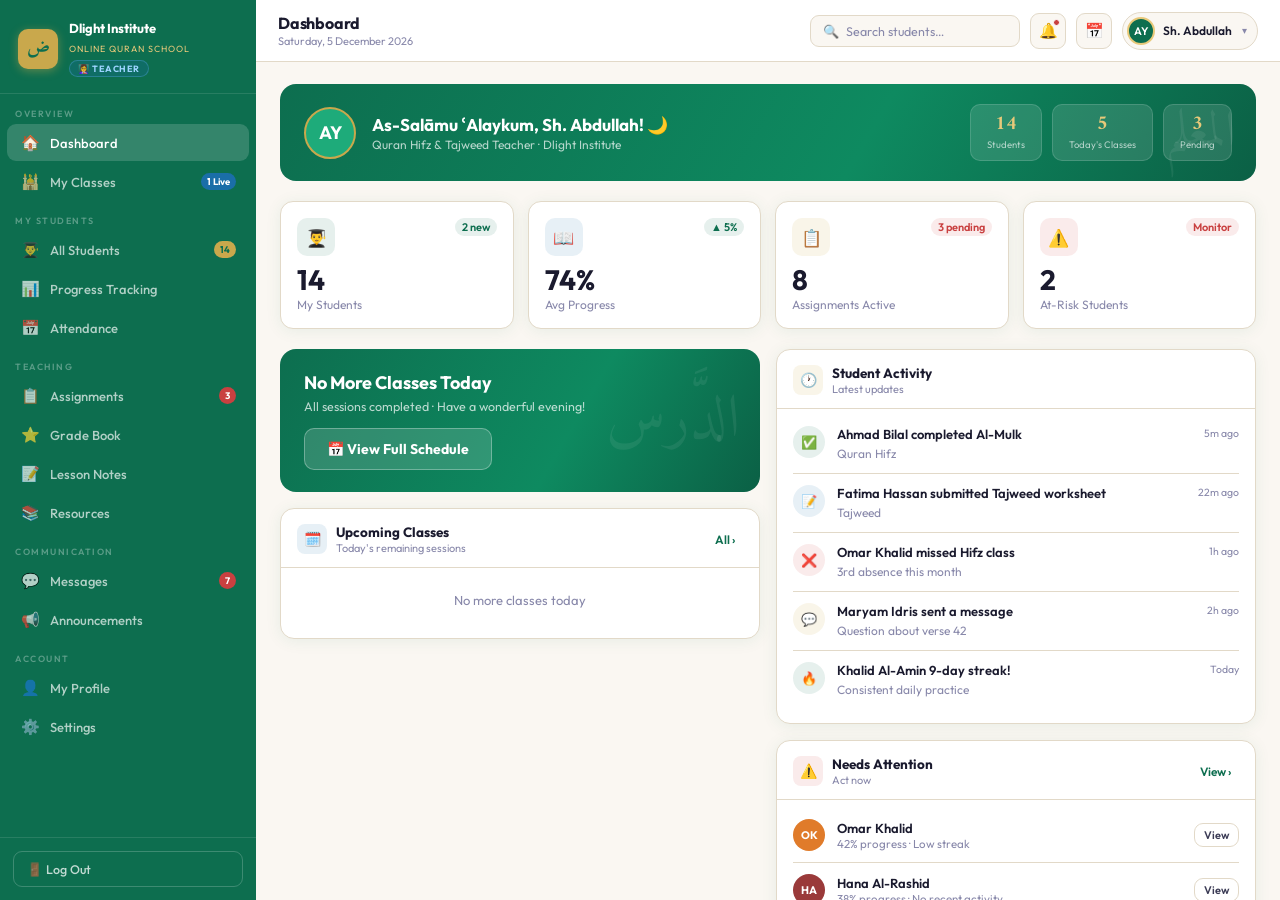
<file: teacher_dashboard/index.html>
<!DOCTYPE html>

<html lang="en">
<head>
<meta charset="UTF-8">
<meta name="viewport" content="width=device-width, initial-scale=1.0, maximum-scale=1.0, user-scalable=no">
<title>Dlight — Teacher Portal</title>
<link href="https://fonts.googleapis.com/css2?family=Amiri:ital,wght@0,400;0,700;1,400&family=Outfit:wght@300;400;500;600;700&display=swap" rel="stylesheet">
<link rel="stylesheet" href="styles.css">
</head>
<body>

<div class="sb-backdrop" id="sb-bd" onclick="closeSb()"></div>

<!-- ═══ SIDEBAR ═══ -->

<aside class="sidebar" id="sidebar">
  <div class="sb-logo">
    <div class="logo-gem">ض</div>
    <div class="logo-txt">
      <strong>Dlight Institute</strong>
      <span>Online Quran School</span>
      <div class="sb-teacher-badge">👩‍🏫 TEACHER</div>
    </div>
    <button class="sb-x" onclick="closeSb()">✕</button>
  </div>

  <div class="nav-label">Overview</div>
  <a class="nav-link active" data-page="dashboard" onclick="go(this)"><span class="ni">🏠</span> Dashboard</a>
  <a class="nav-link" data-page="myclasses" onclick="go(this)"><span class="ni">🕌</span> My Classes <span class="nb nb-sky" id="live-nb">1 Live</span></a>

  <div class="nav-label">My Students</div>
  <a class="nav-link" data-page="students" onclick="go(this)"><span class="ni">👨‍🎓</span> All Students <span class="nb">14</span></a>
  <a class="nav-link" data-page="progress" onclick="go(this)"><span class="ni">📊</span> Progress Tracking</a>
  <a class="nav-link" data-page="attendance" onclick="go(this)"><span class="ni">📅</span> Attendance</a>

  <div class="nav-label">Teaching</div>
  <a class="nav-link" data-page="assignments" onclick="go(this)"><span class="ni">📋</span> Assignments <span class="nb nb-red">3</span></a>
  <a class="nav-link" data-page="gradebook" onclick="go(this)"><span class="ni">⭐</span> Grade Book</a>
  <a class="nav-link" data-page="notes" onclick="go(this)"><span class="ni">📝</span> Lesson Notes</a>
  <a class="nav-link" data-page="resources" onclick="go(this)"><span class="ni">📚</span> Resources</a>

  <div class="nav-label">Communication</div>
  <a class="nav-link" data-page="messages" onclick="go(this)"><span class="ni">💬</span> Messages <span class="nb nb-red">7</span></a>
  <a class="nav-link" data-page="announcements" onclick="go(this)"><span class="ni">📢</span> Announcements</a>

  <div class="nav-label">Account</div>
  <a class="nav-link" data-page="profile" onclick="go(this)"><span class="ni">👤</span> My Profile</a>
  <a class="nav-link" data-page="settings" onclick="go(this)"><span class="ni">⚙️</span> Settings</a>

  <div class="sb-foot">
    <button class="sb-logout" onclick="doLogout()">🚪 Log Out</button>
  </div>
</aside>

<!-- ═══ SHELL ═══ -->

<div class="shell">
  <header class="topbar">
    <button class="tb-ham" onclick="openSb()">☰</button>
    <div class="tb-brand">
      <div class="tb-brand-gem">ض</div>
      <div class="tb-brand-name">Teacher</div>
    </div>
    <div class="tb-titles">
      <h1 id="pg-title">Dashboard</h1>
      <p id="pg-sub">Teacher Portal</p>
    </div>
    <div class="tb-search">
      <span style="color:var(--muted);font-size:13px;">🔍</span>
      <input type="text" placeholder="Search students…">
    </div>
    <div class="tb-btn">🔔<span class="ndot"></span></div>
    <div class="tb-btn">📅</div>
    <div class="teacher-pill" onclick="toggleDd()">
      <div class="t-av">AY</div>
      <span class="t-name">Sh. Abdullah</span>
      <span style="color:var(--muted);font-size:10px;margin-left:2px;">▾</span>
    </div>
  </header>

  <div class="dd-ov" id="dd-ov" onclick="closeDd()"></div>
  <div class="dd-wrap" id="dd">
    <div class="dd-box">
      <div class="dd-head"><strong>Sh. Abdullah Yusuf</strong><span>a.yusuf@dlight.edu</span></div>
      <div class="dd-item" onclick="go(null,'profile')">👤 My Profile</div>
      <div class="dd-item" onclick="go(null,'settings')">⚙️ Settings</div>
      <div class="dd-item red" onclick="doLogout()">🚪 Log Out</div>
    </div>
  </div>

  <!-- ═══ VIEW AREA ═══ -->

  <div class="view-area" id="va">

<!-- ════ DASHBOARD ════ -->
<div class="page active" id="page-dashboard">
  <div class="welcome-bar">
    <div class="wb-av">AY</div>
    <div class="wb-txt">
      <h2 id="teach-greet">As-Salāmu ʿAlaykum, Sh. Abdullah! 👋</h2>
      <p>Quran Hifz & Tajweed Teacher · Dlight Institute</p>
    </div>
    <div class="wb-stats">
      <div class="ws"><div class="ws-v">14</div><div class="ws-l">Students</div></div>
      <div class="ws"><div class="ws-v">5</div><div class="ws-l">Today's Classes</div></div>
      <div class="ws"><div class="ws-v">3</div><div class="ws-l">Pending</div></div>
    </div>
  </div>

  <!-- KPIs -->
  <div class="grid4" style="margin-bottom:20px;">
    <div class="kpi"><div class="kpi-top"><div class="kpi-ico ci-g">👨‍🎓</div><span class="kpi-trend kpi-up">2 new</span></div><div class="kpi-val">14</div><div class="kpi-lbl">My Students</div></div>
    <div class="kpi"><div class="kpi-top"><div class="kpi-ico ci-b">📖</div><span class="kpi-trend kpi-up">▲ 5%</span></div><div class="kpi-val">74%</div><div class="kpi-lbl">Avg Progress</div></div>
    <div class="kpi"><div class="kpi-top"><div class="kpi-ico ci-o">📋</div><span class="kpi-trend kpi-dn">3 pending</span></div><div class="kpi-val">8</div><div class="kpi-lbl">Assignments Active</div></div>
    <div class="kpi"><div class="kpi-top"><div class="kpi-ico ci-r">⚠️</div><span class="kpi-trend kpi-dn">Monitor</span></div><div class="kpi-val">2</div><div class="kpi-lbl">At-Risk Students</div></div>
  </div>

  <div class="grid2">
    <!-- Next class countdown + upcoming -->
    <div>
      <div id="dash-countdown-wrap"></div>
      <div class="card">
        <div class="card-hd"><div class="c-ico ci-b">🗓️</div><div><div class="c-title">Upcoming Classes</div><div class="c-sub">Today's remaining sessions</div></div><div class="c-act" onclick="go(null,'myclasses')">All ›</div></div>
        <div class="card-bd" style="padding-top:8px;" id="dash-upcoming"></div>
      </div>
    </div>
    <!-- Recent student activity -->
    <div>
      <div class="card" style="margin-bottom:16px;">
        <div class="card-hd"><div class="c-ico ci-o">🕐</div><div><div class="c-title">Student Activity</div><div class="c-sub">Latest updates</div></div></div>
        <div class="card-bd" style="padding-top:6px;" id="dash-activity"></div>
      </div>
      <div class="card">
        <div class="card-hd"><div class="c-ico ci-r">⚠️</div><div><div class="c-title">Needs Attention</div><div class="c-sub">Act now</div></div><div class="c-act" onclick="go(null,'students')">View ›</div></div>
        <div class="card-bd" style="padding-top:8px;" id="dash-atrisk"></div>
      </div>
    </div>
  </div>
</div>

<!-- ════ MY CLASSES ════ -->
<div class="page" id="page-myclasses">
  <div class="page-hd"><div><h2>My Classes</h2><p>All your scheduled sessions</p></div>
    <button class="btn btn-primary" onclick="openM('modal-add-class')">➕ Request New Class</button>
  </div>

  <!-- Live countdown hero -->
  <div id="classes-countdown-wrap" style="margin-bottom:16px;"></div>

  <!-- Weekly schedule -->
  <div class="card" style="margin-bottom:16px;">
    <div class="card-hd"><div class="c-ico ci-b">📅</div><div><div class="c-title">Weekly Timetable</div><div class="c-sub" id="week-label">Week of April 14, 2025</div></div></div>
    <div class="card-bd" style="padding:0;"><div class="tbl-wrap"><table>
      <thead><tr><th>Time</th><th>Monday</th><th>Tuesday</th><th>Wednesday</th><th>Thursday</th><th>Friday</th></tr></thead>
      <tbody id="weekly-tbl"></tbody>
    </table></div></div>
  </div>

  <!-- All classes list -->
  <h2 class="section-title" style="font-size:15px;font-weight:700;color:var(--ink);margin-bottom:12px;">All Class Sessions</h2>
  <div id="all-classes-list"></div>
</div>

<!-- ════ STUDENTS ════ -->
<div class="page" id="page-students">
  <div class="page-hd"><div><h2>My Students</h2><p>14 students assigned to you</p></div>
    <button class="btn btn-primary" onclick="openM('modal-add-note')">📝 Add Group Note</button>
  </div>
  <div class="filter-bar">
    <div class="filter-inp"><span style="color:var(--muted);">🔍</span><input type="text" placeholder="Search students…" oninput="filterStu(this.value)"></div>
    <select class="filter-sel" onchange="filterStu()"><option value="">All Status</option><option>Active</option><option>At Risk</option><option>Inactive</option></select>
    <select class="filter-sel"><option value="">All Levels</option><option>Rawdah</option><option>Ibtidaiy</option><option>Mutawassit</option></select>
  </div>
  <div class="card"><div class="card-bd" style="padding:0;"><div class="tbl-wrap"><table>
    <thead><tr><th>Student</th><th>Level</th><th>Juz Progress</th><th>Hifz %</th><th>Tajweed</th><th>Streak</th><th>Status</th><th>Actions</th></tr></thead>
    <tbody id="stu-tbody"></tbody>
  </table></div></div></div>
</div>

<!-- ════ PROGRESS TRACKING ════ -->
<div class="page" id="page-progress">
  <div class="page-hd"><div><h2>Progress Tracking</h2><p>Monitor each student's Quran journey</p></div>
    <button class="btn btn-outline btn-sm">⬇ Export</button>
  </div>
  <div class="grid4" style="margin-bottom:20px;">
    <div class="kpi"><div class="kpi-top"><div class="kpi-ico ci-g">📖</div><span class="kpi-trend kpi-up">73%</span></div><div class="kpi-val">10.8</div><div class="kpi-lbl">Avg Juz Completed</div></div>
    <div class="kpi"><div class="kpi-top"><div class="kpi-ico ci-b">⭐</div><span class="kpi-trend kpi-up">▲ 4%</span></div><div class="kpi-val">81%</div><div class="kpi-lbl">Avg Test Score</div></div>
    <div class="kpi"><div class="kpi-top"><div class="kpi-ico ci-o">🔥</div><span class="kpi-trend kpi-up">▲ 2</span></div><div class="kpi-val">16</div><div class="kpi-lbl">Avg Day Streak</div></div>
    <div class="kpi"><div class="kpi-top"><div class="kpi-ico ci-r">📉</div><span class="kpi-trend kpi-dn">2 students</span></div><div class="kpi-val">14%</div><div class="kpi-lbl">Below Target</div></div>
  </div>
  <div class="card" style="margin-bottom:16px;">
    <div class="card-hd"><div class="c-ico ci-g">📊</div><div><div class="c-title">Student Progress Detail</div></div><div class="c-act">Filter ▾</div></div>
    <div class="card-bd" style="padding:0;"><div class="tbl-wrap"><table>
      <thead><tr><th>Student</th><th>Surah</th><th>Juz Done</th><th>Hifz%</th><th>Tajweed%</th><th>Arabic%</th><th>🔥 Streak</th><th>Status</th><th>Action</th></tr></thead>
      <tbody id="prog-tbody"></tbody>
    </table></div></div>
  </div>
  <!-- class averages chart -->
  <div class="card"><div class="card-hd"><div class="c-ico ci-b">📊</div><div><div class="c-title">Class Averages by Subject</div></div></div>
  <div class="card-bd">
    <div class="subj-bar"><div class="sb-hd"><span class="sb-lbl">📖 Quran Hifz</span><span class="sb-pct">74%</span></div><div class="sb-bar"><div class="sb-fill fg" style="width:74%"></div></div></div>
    <div class="subj-bar"><div class="sb-hd"><span class="sb-lbl">🎙️ Tajweed</span><span class="sb-pct">70%</span></div><div class="sb-bar"><div class="sb-fill fb" style="width:70%"></div></div></div>
    <div class="subj-bar"><div class="sb-hd"><span class="sb-lbl">🔥 Attendance</span><span class="sb-pct">92%</span></div><div class="sb-bar"><div class="sb-fill fg" style="width:92%"></div></div></div>
    <div class="subj-bar"><div class="sb-hd"><span class="sb-lbl">📝 Assignments Submitted</span><span class="sb-pct">85%</span></div><div class="sb-bar"><div class="sb-fill fo" style="width:85%"></div></div></div>
  </div></div>
</div>

<!-- ════ ATTENDANCE ════ -->
<div class="page" id="page-attendance">
  <div class="page-hd"><div><h2>Attendance</h2><p>Track student class attendance</p></div>
    <button class="btn btn-primary" onclick="openM('modal-take-att')">✅ Take Today's Attendance</button>
  </div>
  <div class="grid3" style="margin-bottom:20px;">
    <div class="kpi"><div class="kpi-top"><div class="kpi-ico ci-g">✅</div><span class="kpi-trend kpi-up">92%</span></div><div class="kpi-val">92%</div><div class="kpi-lbl">Avg Attendance Rate</div></div>
    <div class="kpi"><div class="kpi-top"><div class="kpi-ico ci-r">❌</div><span class="kpi-trend kpi-dn">3 students</span></div><div class="kpi-val">8</div><div class="kpi-lbl">Total Absences (Month)</div></div>
    <div class="kpi"><div class="kpi-top"><div class="kpi-ico ci-o">⚠️</div><span class="kpi-trend kpi-dn">Act now</span></div><div class="kpi-val">1</div><div class="kpi-lbl">3+ Consecutive Absent</div></div>
  </div>
  <div class="card"><div class="card-hd"><div class="c-ico ci-b">📅</div><div><div class="c-title">Attendance Record</div><div class="c-sub">April 2025</div></div></div>
  <div class="card-bd" style="padding:0;"><div class="tbl-wrap"><table>
    <thead><tr><th>Student</th><th>Apr 7</th><th>Apr 8</th><th>Apr 9</th><th>Apr 10</th><th>Apr 14</th><th>Attendance %</th><th>Status</th></tr></thead>
    <tbody id="att-tbody"></tbody>
  </table></div></div></div>
</div>

<!-- ════ ASSIGNMENTS ════ -->
<div class="page" id="page-assignments">
  <div class="page-hd"><div><h2>Assignments</h2><p>Manage and grade student work</p></div>
    <button class="btn btn-primary" onclick="openM('modal-add-assignment')">➕ New Assignment</button>
  </div>
  <div id="asgn-list"></div>
</div>

<!-- ════ GRADE BOOK ════ -->
<div class="page" id="page-gradebook">
  <div class="page-hd"><div><h2>Grade Book</h2><p>All student scores and evaluations</p></div>
    <button class="btn btn-primary" onclick="openM('modal-add-grade')">➕ Add Grade</button>
  </div>
  <div class="card"><div class="card-hd"><div class="c-ico ci-o">⭐</div><div><div class="c-title">Term 2 Grades</div><div class="c-sub">April–July 2025</div></div></div>
  <div class="card-bd" style="padding:0;"><div class="tbl-wrap"><table>
    <thead><tr><th>Student</th><th>Hifz Quiz 1</th><th>Tajweed Test</th><th>Arabic Test</th><th>Mid-Term</th><th>Avg Grade</th><th>Remarks</th></tr></thead>
    <tbody id="grade-tbody"></tbody>
  </table></div></div></div>
</div>

<!-- ════ LESSON NOTES ════ -->
<div class="page" id="page-notes">
  <div class="page-hd"><div><h2>Lesson Notes</h2><p>Class notes and teaching logs</p></div>
    <button class="btn btn-primary" onclick="openM('modal-add-note')">➕ New Note</button>
  </div>
  <div class="grid2" id="notes-grid"></div>
</div>

<!-- ════ RESOURCES ════ -->
<div class="page" id="page-resources">
  <div class="page-hd"><div><h2>Resources</h2><p>Teaching materials and files</p></div>
    <button class="btn btn-primary">⬆ Upload Resource</button>
  </div>
  <div class="grid3" id="resources-grid"></div>
</div>

<!-- ════ MESSAGES ════ -->
<div class="page" id="page-messages">
  <div class="page-hd"><div><h2>Messages</h2><p>7 unread</p></div>
    <button class="btn btn-primary">✉️ New Message</button>
  </div>
  <div class="grid2">
    <div id="messages-list"></div>
    <div class="card"><div class="card-hd"><div class="c-ico ci-b">💬</div><div><div class="c-title">Quick Reply</div></div></div>
    <div class="card-bd">
      <div class="form-row"><label>To</label><select><option>Ahmad Bilal</option><option>Fatima Hassan</option><option>All My Students</option><option>Admin</option></select></div>
      <div class="form-row"><label>Message</label><textarea placeholder="Type your message…" style="min-height:120px;"></textarea></div>
      <div style="display:flex;gap:8px;justify-content:flex-end;">
        <button class="btn btn-outline btn-sm">Save Draft</button>
        <button class="btn btn-primary btn-sm">📤 Send</button>
      </div>
    </div></div>
  </div>
</div>

<!-- ════ ANNOUNCEMENTS ════ -->
<div class="page" id="page-announcements">
  <div class="page-hd"><div><h2>Announcements</h2><p>From admin and school</p></div></div>
  <div id="ann-list"></div>
</div>

<!-- ════ PROFILE ════ -->
<div class="page" id="page-profile">
  <div style="background:linear-gradient(120deg,var(--em) 0%,#0e8a60 100%);border-radius:16px;padding:28px 24px;text-align:center;margin-bottom:16px;position:relative;overflow:hidden;">
    <div style="position:relative;display:inline-block;margin-bottom:14px;">
      <div style="width:84px;height:84px;border-radius:50%;border:3.5px solid var(--gold);background:var(--em-lt);display:flex;align-items:center;justify-content:center;font-size:28px;color:#fff;font-weight:700;margin:0 auto;">AY</div>
      <div style="position:absolute;bottom:0;right:0;width:26px;height:26px;background:var(--gold);border-radius:50%;display:flex;align-items:center;justify-content:center;font-size:12px;cursor:pointer;border:2px solid white;">📷</div>
    </div>
    <h2 style="font-size:20px;font-weight:700;color:#fff;margin-bottom:4px;">Sh. Abdullah Yusuf</h2>
    <p style="font-size:12.5px;color:rgba(255,255,255,0.72);">Quran Hifz & Tajweed Teacher</p>
    <div style="display:flex;gap:8px;justify-content:center;margin-top:10px;flex-wrap:wrap;">
      <span style="background:rgba(255,255,255,0.15);border:1px solid rgba(255,255,255,0.2);border-radius:20px;padding:4px 12px;font-size:11px;color:#fff;">📖 Quran Hifz</span>
      <span style="background:rgba(255,255,255,0.15);border:1px solid rgba(255,255,255,0.2);border-radius:20px;padding:4px 12px;font-size:11px;color:#fff;">🎙️ Tajweed</span>
      <span style="background:rgba(255,255,255,0.15);border:1px solid rgba(255,255,255,0.2);border-radius:20px;padding:4px 12px;font-size:11px;color:#fff;">👨‍🎓 14 Students</span>
    </div>
  </div>
  <div style="font-size:12px;font-weight:700;color:var(--muted);text-transform:uppercase;letter-spacing:1px;margin-bottom:10px;">Personal Information</div>
  <div style="background:var(--card);border-radius:13px;border:1.5px solid var(--border);overflow:hidden;box-shadow:var(--sh);">
    <div class="row-item" style="padding:13px 16px;"><div class="c-ico ci-g" style="flex-shrink:0;">📧</div><div style="flex:1;min-width:0;margin-left:10px;"><div style="font-size:12px;color:var(--muted);">Email</div><div style="font-size:13px;font-weight:600;">a.yusuf@dlight.edu</div></div></div>
    <div class="row-item" style="padding:13px 16px;"><div class="c-ico ci-b" style="flex-shrink:0;">📞</div><div style="flex:1;min-width:0;margin-left:10px;"><div style="font-size:12px;color:var(--muted);">Phone</div><div style="font-size:13px;font-weight:600;">+44 7700 111 000</div></div></div>
    <div class="row-item" style="padding:13px 16px;"><div class="c-ico ci-o" style="flex-shrink:0;">🎓</div><div style="flex:1;min-width:0;margin-left:10px;"><div style="font-size:12px;color:var(--muted);">Qualification</div><div style="font-size:13px;font-weight:600;">Hafiz · Ijazah in Hafs ʿan ʿĀsim</div></div></div>
    <div class="row-item" style="padding:13px 16px;"><div class="c-ico ci-g" style="flex-shrink:0;">🌍</div><div style="flex:1;min-width:0;margin-left:10px;"><div style="font-size:12px;color:var(--muted);">Timezone</div><div style="font-size:13px;font-weight:600;">GMT (London, UK)</div></div></div>
    <div style="padding:13px 16px;"><div class="c-ico ci-g" style="flex-shrink:0;display:inline-flex;margin-bottom:4px;">📋</div><div style="font-size:12px;color:var(--muted);margin-bottom:4px;">Bio</div><div style="font-size:13px;color:var(--ink2);line-height:1.65;">Experienced Quranic teacher with over 10 years of teaching Hifz and Tajweed online. Dedicated to providing personalised guidance to each student.</div></div>
  </div>
  <div style="margin-top:14px;"><button class="btn btn-primary" style="width:100%;">✏️ Edit Profile</button></div>
</div>

<!-- ════ SETTINGS ════ -->
<div class="page" id="page-settings">
  <div class="page-hd"><div><h2>Settings</h2><p>Preferences and account settings</p></div></div>
  <div class="grid2">
    <div>
      <div style="font-size:12px;font-weight:700;color:var(--muted);text-transform:uppercase;letter-spacing:1px;margin-bottom:10px;">Notifications</div>
      <div class="card" style="margin-bottom:16px;"><div class="card-bd">
        <div class="row-item"><span style="flex:1;font-size:13px;">Student submits assignment</span><div class="tog on" onclick="this.classList.toggle('on')"></div></div>
        <div class="row-item"><span style="flex:1;font-size:13px;">Student misses class</span><div class="tog on" onclick="this.classList.toggle('on')"></div></div>
        <div class="row-item"><span style="flex:1;font-size:13px;">New message received</span><div class="tog on" onclick="this.classList.toggle('on')"></div></div>
        <div class="row-item"><span style="flex:1;font-size:13px;">Class starting in 15 min</span><div class="tog on" onclick="this.classList.toggle('on')"></div></div>
        <div class="row-item"><span style="flex:1;font-size:13px;">Admin announcements</span><div class="tog" onclick="this.classList.toggle('on')"></div></div>
      </div></div>
      <div style="font-size:12px;font-weight:700;color:var(--muted);text-transform:uppercase;letter-spacing:1px;margin-bottom:10px;">Appearance</div>
      <div class="card"><div class="card-bd">
        <div class="row-item"><span style="flex:1;font-size:13px;">🌙 Dark Mode</span><div class="tog" onclick="this.classList.toggle('on')"></div></div>
        <div class="row-item"><span style="flex:1;font-size:13px;">🌍 Language</span><span style="font-size:13px;color:var(--muted);">English (UK) ›</span></div>
      </div></div>
    </div>
    <div>
      <div style="font-size:12px;font-weight:700;color:var(--muted);text-transform:uppercase;letter-spacing:1px;margin-bottom:10px;">Security</div>
      <div class="card"><div class="card-bd">
        <div class="form-row"><label>Current Password</label><input type="password" placeholder="••••••••"></div>
        <div class="form-row"><label>New Password</label><input type="password" placeholder="New password"></div>
        <div class="form-row"><label>Confirm Password</label><input type="password" placeholder="Confirm password"></div>
        <button class="btn btn-primary btn-sm">Update Password</button>
      </div></div>
      <div style="margin-top:14px;">
        <button class="btn btn-danger btn-sm" style="width:100%;" onclick="doLogout()">🚪 Log Out of All Devices</button>
      </div>
    </div>
  </div>
</div>

  </div><!-- /va -->
</div><!-- /shell -->

<!-- BOTTOM NAV -->

<nav class="bottom-nav">
  <div class="bn-inner">
    <button class="bn-item active" data-page="dashboard" onclick="go(this)"><span class="bico">🏠</span>Home</button>
    <button class="bn-item" data-page="myclasses" onclick="go(this)"><span class="bico">🕌</span>Classes</button>
    <button class="bn-item" data-page="students" onclick="go(this)"><span class="bico">👨‍🎓</span>Students</button>
    <button class="bn-item" data-page="messages" onclick="go(this)"><span class="bico">💬</span>Messages</button>
    <button class="bn-item" data-page="profile" onclick="go(this)"><span class="bico">👤</span>Profile</button>
  </div>
</nav>

<!-- ═══ MODALS ═══ -->

<div class="modal-bg" id="modal-add-class">
  <div class="modal"><div class="modal-hd"><div class="c-ico ci-b">🕌</div><h3>Request New Class</h3><button class="modal-close" onclick="closeM('modal-add-class')">✕</button></div>
  <div class="modal-body">
    <div class="form-row"><label>Class Name *</label><input type="text" placeholder="e.g. Quran Hifz — Ibtidaiy Group A"></div>
    <div class="form-grid"><div class="form-row"><label>Subject</label><select><option>Quran Hifz</option><option>Tajweed</option><option>Arabiyyah</option></select></div><div class="form-row"><label>Day</label><select><option>Monday</option><option>Tuesday</option><option>Wednesday</option><option>Thursday</option><option>Friday</option></select></div></div>
    <div class="form-grid"><div class="form-row"><label>Start Time</label><input type="time" value="08:00"></div><div class="form-row"><label>End Time</label><input type="time" value="09:00"></div></div>
    <div class="form-row"><label>Meeting Link (Zoom / Google Meet)</label><input type="text" placeholder="https://zoom.us/j/…"></div>
    <div class="form-row"><label>Notes</label><textarea placeholder="Any notes for admin…"></textarea></div>
  </div>
  <div class="modal-foot"><button class="btn btn-outline" onclick="closeM('modal-add-class')">Cancel</button><button class="btn btn-primary" onclick="closeM('modal-add-class');alert('Request sent to admin!')">📤 Submit Request</button></div></div>
</div>

<div class="modal-bg" id="modal-add-assignment">
  <div class="modal"><div class="modal-hd"><div class="c-ico ci-o">📋</div><h3>New Assignment</h3><button class="modal-close" onclick="closeM('modal-add-assignment')">✕</button></div>
  <div class="modal-body">
    <div class="form-row"><label>Title *</label><input type="text" placeholder="Assignment title"></div>
    <div class="form-grid"><div class="form-row"><label>Subject</label><select><option>Quran Hifz</option><option>Tajweed</option></select></div><div class="form-row"><label>Due Date</label><input type="date"></div></div>
    <div class="form-row"><label>Assign To</label><select><option>All My Students</option><option>Ahmad Bilal</option><option>Fatima Hassan</option><option>Ibrahim Yusuf</option></select></div>
    <div class="form-row"><label>Description</label><textarea placeholder="Describe the task…"></textarea></div>
    <div class="form-row"><label>Max Score</label><input type="number" placeholder="100" value="100"></div>
  </div>
  <div class="modal-foot"><button class="btn btn-outline" onclick="closeM('modal-add-assignment')">Cancel</button><button class="btn btn-primary" onclick="closeM('modal-add-assignment');alert('Assignment created!')">✓ Create</button></div></div>
</div>

<div class="modal-bg" id="modal-add-note">
  <div class="modal"><div class="modal-hd"><div class="c-ico ci-g">📝</div><h3>New Lesson Note</h3><button class="modal-close" onclick="closeM('modal-add-note')">✕</button></div>
  <div class="modal-body">
    <div class="form-row"><label>Title *</label><input type="text" placeholder="Note title (e.g. Al-Kahf Session 5)"></div>
    <div class="form-grid"><div class="form-row"><label>Subject</label><select><option>Quran Hifz</option><option>Tajweed</option></select></div><div class="form-row"><label>Date</label><input type="date"></div></div>
    <div class="form-row"><label>Note</label><textarea placeholder="What was covered, student performance, next steps…" style="min-height:120px;"></textarea></div>
    <div class="form-row"><label>Visibility</label><select><option>Private (only me)</option><option>Share with Admin</option><option>Share with Student</option></select></div>
  </div>
  <div class="modal-foot"><button class="btn btn-outline" onclick="closeM('modal-add-note')">Cancel</button><button class="btn btn-primary" onclick="closeM('modal-add-note');alert('Note saved!')">💾 Save Note</button></div></div>
</div>

<div class="modal-bg" id="modal-add-grade">
  <div class="modal"><div class="modal-hd"><div class="c-ico ci-o">⭐</div><h3>Add Grade</h3><button class="modal-close" onclick="closeM('modal-add-grade')">✕</button></div>
  <div class="modal-body">
    <div class="form-row"><label>Student</label><select><option>Ahmad Bilal</option><option>Fatima Hassan</option><option>Ibrahim Yusuf</option><option>Aisha Rahman</option></select></div>
    <div class="form-grid"><div class="form-row"><label>Assessment</label><select><option>Hifz Quiz 1</option><option>Tajweed Test</option><option>Arabic Test</option><option>Mid-Term</option></select></div><div class="form-row"><label>Score (/100)</label><input type="number" placeholder="85" min="0" max="100"></div></div>
    <div class="form-row"><label>Remarks</label><textarea placeholder="Brief comments on performance…"></textarea></div>
  </div>
  <div class="modal-foot"><button class="btn btn-outline" onclick="closeM('modal-add-grade')">Cancel</button><button class="btn btn-primary" onclick="closeM('modal-add-grade');alert('Grade saved!')">💾 Save Grade</button></div></div>
</div>

<div class="modal-bg" id="modal-take-att">
  <div class="modal" style="max-width:460px;"><div class="modal-hd"><div class="c-ico ci-g">✅</div><h3>Take Attendance</h3><button class="modal-close" onclick="closeM('modal-take-att')">✕</button></div>
  <div class="modal-body" id="att-modal-body"></div>
  <div class="modal-foot"><button class="btn btn-outline" onclick="closeM('modal-take-att')">Cancel</button><button class="btn btn-primary" onclick="closeM('modal-take-att');alert('Attendance saved!')">✓ Save Attendance</button></div></div>
</div>

<div class="modal-bg" id="modal-student-detail">
  <div class="modal" style="max-width:560px;"><div class="modal-hd"><div class="c-ico ci-g">👤</div><h3 id="sd-modal-title">Student Profile</h3><button class="modal-close" onclick="closeM('modal-student-detail')">✕</button></div>
  <div class="modal-body" id="sd-modal-body"></div>
  <div class="modal-foot"><button class="btn btn-outline" onclick="closeM('modal-student-detail')">Close</button><button class="btn btn-primary" onclick="closeM('modal-student-detail');go(null,'messages')">💬 Send Message</button></div></div>
</div>

<script src="script.js"></script>

</body>
</html>
</file>
<file: login/styles.css>
/* ═══════════════════════════════
   TOKENS (exact match to dashboards)
═══════════════════════════════ */
:root {
  --em:      #0d6e4f;
  --em-mid:  #168a62;
  --em-lt:   #1eab7a;
  --gold:    #c9a84c;
  --gold-lt: #e8c97a;
  --cream:   #faf7f2;
  --parch:   #f2ead8;
  --ink:     #1a1a2e;
  --ink2:    #3b3b55;
  --muted:   #8888aa;
  --border:  #e2d9c8;
  --card:    #ffffff;
  --red:     #c94040;
  --sky:     #1a6ea8;
  --sh:      0 4px 24px rgba(13,110,79,0.10);
  --sh-lg:   0 16px 56px rgba(13,110,79,0.16);
}

*, *::before, *::after { box-sizing: border-box; margin: 0; padding: 0; }
html { height: 100%; -webkit-text-size-adjust: 100%; }

body {
  font-family: 'Outfit', sans-serif;
  min-height: 100%;
  background: var(--cream);
  display: flex;
  align-items: stretch;
  overflow-x: hidden;
}

/* ═══════════════════════════════
   SPLIT LAYOUT
═══════════════════════════════ */
.split {
  display: flex;
  width: 100%;
  min-height: 100vh;
}

/* ── LEFT PANEL ── */
.panel-left {
  flex: 1;
  background: var(--em);
  display: flex;
  flex-direction: column;
  justify-content: space-between;
  padding: 48px 52px;
  position: relative;
  overflow: hidden;
  min-height: 100vh;
}

/* decorative Arabic text layers */
.panel-left::before {
  content: 'بِسْمِ اللَّهِ الرَّحْمَٰنِ الرَّحِيمِ';
  font-family: 'Amiri', serif;
  position: absolute;
  top: 80px; right: -20px;
  font-size: 28px;
  color: rgba(255,255,255,0.07);
  white-space: nowrap;
  letter-spacing: 3px;
  pointer-events: none;
}
.panel-left::after {
  content: 'اقْرَأْ بِاسْمِ رَبِّكَ';
  font-family: 'Amiri', serif;
  position: absolute;
  bottom: 120px; left: 20px;
  font-size: 56px;
  color: rgba(255,255,255,0.05);
  white-space: nowrap;
  pointer-events: none;
  line-height: 1;
}

/* decorative circles */
.deco-circle {
  position: absolute;
  border-radius: 50%;
  background: rgba(255,255,255,0.04);
  pointer-events: none;
}
.dc1 { width: 340px; height: 340px; top: -100px; right: -80px; }
.dc2 { width: 220px; height: 220px; bottom: 60px; right: 30px; background: rgba(201,168,76,0.07); }
.dc3 { width: 120px; height: 120px; top: 40%; left: -40px; background: rgba(255,255,255,0.04); }

.pl-logo {
  display: flex;
  align-items: center;
  gap: 13px;
  position: relative;
  z-index: 1;
}
.pl-gem {
  width: 46px; height: 46px;
  background: var(--gold);
  border-radius: 12px;
  display: flex; align-items: center; justify-content: center;
  font-family: 'Amiri', serif;
  font-size: 22px; color: var(--em); font-weight: 700;
  box-shadow: 0 3px 14px rgba(201,168,76,0.5);
  flex-shrink: 0;
}
.pl-name strong { display: block; color: #fff; font-size: 15px; font-weight: 700; }
.pl-name span   { color: var(--gold-lt); font-size: 10px; letter-spacing: 1px; text-transform: uppercase; }

.pl-content {
  position: relative; z-index: 1;
}
.pl-arabic {
  font-family: 'Amiri', serif;
  font-size: 38px;
  color: var(--gold-lt);
  margin-bottom: 16px;
  line-height: 1.4;
  direction: rtl;
  text-align: right;
}
.pl-tagline {
  font-size: 26px;
  font-weight: 700;
  color: #fff;
  line-height: 1.35;
  margin-bottom: 16px;
  letter-spacing: -.3px;
}
.pl-desc {
  font-size: 14px;
  color: rgba(255,255,255,0.68);
  line-height: 1.75;
  max-width: 360px;
}

.pl-stats {
  display: flex;
  gap: 16px;
  position: relative; z-index: 1;
  flex-wrap: wrap;
}
.pl-stat {
  background: rgba(255,255,255,0.1);
  border: 1px solid rgba(255,255,255,0.14);
  border-radius: 12px;
  padding: 14px 20px;
  flex: 1; min-width: 90px;
}
.pls-val {
  font-size: 24px; font-weight: 700;
  color: var(--gold-lt);
  font-family: 'Amiri', serif;
  line-height: 1;
}
.pls-lbl {
  font-size: 11px;
  color: rgba(255,255,255,0.6);
  margin-top: 4px;
}

/* ── RIGHT PANEL ── */
.panel-right {
  width: 480px;
  flex-shrink: 0;
  background: var(--card);
  display: flex;
  align-items: center;
  justify-content: center;
  padding: 40px 48px;
  position: relative;
}

.login-box {
  width: 100%;
  max-width: 380px;
}

/* ═══════════════════════════════
   LOGIN CARD CONTENT
═══════════════════════════════ */
.login-header {
  text-align: center;
  margin-bottom: 32px;
}
.login-header h1 {
  font-size: 24px;
  font-weight: 700;
  color: var(--ink);
  letter-spacing: -.3px;
  margin-bottom: 6px;
}
.login-header p {
  font-size: 13.5px;
  color: var(--muted);
}

/* role selector */
.role-selector {
  display: grid;
  grid-template-columns: repeat(3, 1fr);
  gap: 8px;
  margin-bottom: 24px;
  background: var(--cream);
  border: 1.5px solid var(--border);
  border-radius: 12px;
  padding: 5px;
}
.role-btn {
  display: flex;
  flex-direction: column;
  align-items: center;
  gap: 5px;
  padding: 11px 8px;
  border-radius: 9px;
  border: none;
  background: transparent;
  cursor: pointer;
  font-family: 'Outfit', sans-serif;
  font-size: 12px;
  font-weight: 500;
  color: var(--muted);
  transition: all .2s;
  -webkit-tap-highlight-color: transparent;
  position: relative;
}
.role-btn .r-ico { font-size: 20px; line-height: 1; }
.role-btn.active {
  background: var(--card);
  color: var(--em);
  font-weight: 700;
  box-shadow: 0 2px 10px rgba(13,110,79,0.12);
}
.role-btn.active::after {
  content: '';
  position: absolute;
  bottom: -1px;
  left: 50%; transform: translateX(-50%);
  width: 20px; height: 3px;
  background: var(--em);
  border-radius: 3px 3px 0 0;
}

/* role badge shown above form */
.role-badge {
  display: inline-flex;
  align-items: center;
  gap: 6px;
  padding: 5px 13px;
  border-radius: 20px;
  font-size: 12px;
  font-weight: 600;
  margin-bottom: 20px;
  transition: all .2s;
}
.rb-admin   { background: rgba(201,168,76,0.12); color: #9a6d10; border: 1.5px solid rgba(201,168,76,0.3); }
.rb-teacher { background: rgba(26,110,168,0.1);  color: var(--sky); border: 1.5px solid rgba(26,110,168,0.25); }
.rb-student { background: rgba(13,110,79,0.1);   color: var(--em); border: 1.5px solid rgba(13,110,79,0.2); }

/* form fields */
.field {
  margin-bottom: 16px;
  position: relative;
}
.field label {
  display: block;
  font-size: 12px;
  font-weight: 600;
  color: var(--ink2);
  margin-bottom: 7px;
  letter-spacing: .2px;
}
.field-wrap {
  position: relative;
  display: flex;
  align-items: center;
}
.field-ico {
  position: absolute;
  left: 13px;
  font-size: 15px;
  color: var(--muted);
  pointer-events: none;
  z-index: 1;
  line-height: 1;
}
.field input, .field select {
  width: 100%;
  padding: 12px 14px 12px 40px;
  border: 1.5px solid var(--border);
  border-radius: 10px;
  font-family: 'Outfit', sans-serif;
  font-size: 13.5px;
  color: var(--ink);
  background: var(--cream);
  outline: none;
  transition: border .2s, box-shadow .2s, background .2s;
  appearance: none;
  -webkit-appearance: none;
}
.field input:focus, .field select:focus {
  border-color: var(--em-lt);
  background: #fff;
  box-shadow: 0 0 0 3px rgba(30,171,122,0.12);
}
.field input.error { border-color: var(--red); box-shadow: 0 0 0 3px rgba(201,64,64,0.1); }
.field select { cursor: pointer; padding-right: 36px; }
.select-arrow {
  position: absolute;
  right: 13px;
  font-size: 11px;
  color: var(--muted);
  pointer-events: none;
}

/* password eye toggle */
.eye-btn {
  position: absolute;
  right: 13px;
  background: none;
  border: none;
  cursor: pointer;
  font-size: 16px;
  color: var(--muted);
  padding: 0;
  line-height: 1;
  -webkit-tap-highlight-color: transparent;
  transition: color .15s;
}
.eye-btn:hover { color: var(--em); }

/* error message */
.field-error {
  font-size: 11.5px;
  color: var(--red);
  margin-top: 5px;
  display: none;
  align-items: center;
  gap: 4px;
}
.field-error.show { display: flex; }

/* options row */
.options-row {
  display: flex;
  align-items: center;
  justify-content: space-between;
  margin-bottom: 22px;
  margin-top: 4px;
}
.remember-wrap {
  display: flex; align-items: center; gap: 8px;
  cursor: pointer;
}
.remember-wrap input[type="checkbox"] {
  width: 16px; height: 16px;
  accent-color: var(--em);
  cursor: pointer;
  flex-shrink: 0;
}
.remember-wrap span { font-size: 12.5px; color: var(--ink2); user-select: none; }
.forgot-link {
  font-size: 12.5px;
  color: var(--em);
  font-weight: 600;
  cursor: pointer;
  text-decoration: none;
  transition: opacity .15s;
}
.forgot-link:hover { opacity: .75; }

/* login button */
.login-btn {
  width: 100%;
  padding: 14px;
  border-radius: 11px;
  border: none;
  background: var(--em);
  color: #fff;
  font-family: 'Outfit', sans-serif;
  font-size: 15px;
  font-weight: 700;
  cursor: pointer;
  transition: all .2s;
  -webkit-tap-highlight-color: transparent;
  display: flex;
  align-items: center;
  justify-content: center;
  gap: 8px;
  letter-spacing: .2px;
  position: relative;
  overflow: hidden;
}
.login-btn:hover { background: var(--em-mid); transform: translateY(-1px); box-shadow: 0 6px 22px rgba(13,110,79,0.3); }
.login-btn:active { transform: translateY(0); }
.login-btn.loading { pointer-events: none; }
.btn-spinner {
  display: none;
  width: 18px; height: 18px;
  border: 2.5px solid rgba(255,255,255,0.3);
  border-top-color: #fff;
  border-radius: 50%;
  animation: spin .7s linear infinite;
}
@keyframes spin { to { transform: rotate(360deg); } }
.login-btn.loading .btn-spinner { display: block; }
.login-btn.loading .btn-text { opacity: .5; }

/* alert box */
.alert {
  display: none;
  align-items: center;
  gap: 10px;
  padding: 11px 14px;
  border-radius: 10px;
  font-size: 13px;
  margin-bottom: 18px;
  line-height: 1.5;
  animation: fadeIn .2s ease;
}
@keyframes fadeIn { from { opacity:0; transform:translateY(-4px); } to { opacity:1; transform:translateY(0); } }
.alert.show { display: flex; }
.alert-error { background: rgba(201,64,64,0.08); border: 1.5px solid rgba(201,64,64,0.2); color: var(--red); }
.alert-success { background: rgba(13,110,79,0.08); border: 1.5px solid rgba(13,110,79,0.2); color: var(--em); }

/* divider */
.divider {
  display: flex; align-items: center; gap: 12px;
  margin: 20px 0;
}
.divider::before, .divider::after {
  content: ''; flex: 1; height: 1px; background: var(--border);
}
.divider span { font-size: 12px; color: var(--muted); white-space: nowrap; }

/* demo credentials */
.demo-box {
  background: var(--cream);
  border: 1.5px solid var(--border);
  border-radius: 11px;
  padding: 14px;
  margin-top: 20px;
}
.demo-box-title {
  font-size: 11px;
  font-weight: 700;
  color: var(--muted);
  text-transform: uppercase;
  letter-spacing: 1px;
  margin-bottom: 10px;
}
.demo-row {
  display: flex;
  align-items: center;
  justify-content: space-between;
  padding: 7px 0;
  border-bottom: 1px solid var(--border);
  cursor: pointer;
  border-radius: 6px;
  transition: background .15s;
  padding-left: 4px;
  padding-right: 4px;
}
.demo-row:last-child { border-bottom: none; }
.demo-row:hover { background: var(--parch); }
.demo-row-left { display: flex; align-items: center; gap: 8px; }
.demo-av {
  width: 26px; height: 26px; border-radius: 50%;
  display: flex; align-items: center; justify-content: center;
  font-size: 10px; font-weight: 700; color: #fff; flex-shrink: 0;
}
.demo-info strong { font-size: 12px; color: var(--ink); display: block; }
.demo-info span   { font-size: 11px; color: var(--muted); }
.demo-fill-btn {
  font-size: 11px;
  color: var(--em);
  font-weight: 600;
  cursor: pointer;
  padding: 3px 8px;
  border-radius: 6px;
  border: 1.5px solid rgba(13,110,79,0.2);
  background: transparent;
  font-family: 'Outfit', sans-serif;
  transition: all .15s;
  -webkit-tap-highlight-color: transparent;
}
.demo-fill-btn:hover { background: var(--em); color: #fff; }

/* footer note */
.login-footer {
  text-align: center;
  font-size: 11.5px;
  color: var(--muted);
  margin-top: 20px;
  line-height: 1.6;
}
.login-footer a { color: var(--em); font-weight: 600; text-decoration: none; }
.login-footer a:hover { text-decoration: underline; }

/* ═══════════════════════════════
   REDIRECT MESSAGE
═══════════════════════════════ */
.redirect-overlay {
  display: none;
  position: fixed; inset: 0;
  background: var(--em);
  z-index: 999;
  align-items: center; justify-content: center;
  flex-direction: column;
  gap: 18px;
  animation: fadeIn .3s ease;
}
.redirect-overlay.show { display: flex; }
.ro-icon { font-size: 52px; animation: bounce .6s ease infinite alternate; }
@keyframes bounce { from { transform: translateY(0); } to { transform: translateY(-8px); } }
.ro-title { font-size: 22px; font-weight: 700; color: #fff; }
.ro-sub   { font-size: 14px; color: rgba(255,255,255,0.7); }
.ro-bar-wrap { width: 220px; height: 5px; background: rgba(255,255,255,0.15); border-radius: 20px; overflow: hidden; }
.ro-bar { height: 100%; width: 0; background: var(--gold); border-radius: 20px; animation: loadBar 1.6s ease forwards; }
@keyframes loadBar { from { width: 0; } to { width: 100%; } }

@keyframes modalIn { from { opacity:0; transform:scale(.95); } to { opacity:1; transform:scale(1); } }

/* ═══════════════════════════════
   RESPONSIVE
═══════════════════════════════ */
@media (max-width: 900px) {
  .panel-left { display: none; }
  .panel-right {
    width: 100%;
    padding: 32px 24px;
    background: var(--cream);
    align-items: flex-start;
    padding-top: 40px;
  }
  .login-box { max-width: 420px; margin: 0 auto; }
  .mobile-logo {
    display: flex !important;
    align-items: center;
    gap: 11px;
    margin-bottom: 28px;
  }
}
@media (max-width: 480px) {
  .panel-right { padding: 24px 20px 40px; }
  .login-header h1 { font-size: 21px; }
  .role-btn { padding: 9px 5px; font-size: 11px; }
  .role-btn .r-ico { font-size: 18px; }
  .field input, .field select { font-size: 14px; padding: 12px 14px 12px 38px; }
  .pl-stats { gap: 10px; }
  .pl-stat  { padding: 12px 14px; }
}

/* scrollbar */
::-webkit-scrollbar { width: 5px; }
::-webkit-scrollbar-track { background: transparent; }
::-webkit-scrollbar-thumb { background: var(--border); border-radius: 20px; }
</file>
<file: admin_dashboard/styles.css>
/* ═══════════════════════════════
   TOKENS
═══════════════════════════════ */
:root {
  --em:      #0d6e4f;
  --em-mid:  #168a62;
  --em-lt:   #1eab7a;
  --gold:    #c9a84c;
  --gold-lt: #e8c97a;
  --cream:   #faf7f2;
  --parch:   #f2ead8;
  --ink:     #1a1a2e;
  --ink2:    #3b3b55;
  --muted:   #8888aa;
  --border:  #e2d9c8;
  --card:    #ffffff;
  --red:     #c94040;
  --sky:     #1a6ea8;
  --purple:  #6b4fb0;
  --sh:      0 2px 16px rgba(13,110,79,0.08);
  --sh-lg:   0 8px 40px rgba(13,110,79,0.13);
  --sb-w:    256px;
  --top-h:   62px;
}

*,*::before,*::after{box-sizing:border-box;margin:0;padding:0;}
html{-webkit-text-size-adjust:100%;height:100%;}
body{font-family:'Outfit',sans-serif;background:var(--cream);color:var(--ink);height:100%;display:flex;overflow:hidden;}

/* ═══════════════════════════════
SIDEBAR
═══════════════════════════════ */
.sidebar{width:var(--sb-w);height:100vh;background:var(--em);display:flex;flex-direction:column;position:fixed;left:0;top:0;z-index:400;transition:transform .28s cubic-bezier(.4,0,.2,1);overflow-y:auto;overscroll-behavior:contain;-webkit-overflow-scrolling:touch;}
.sb-logo{padding:20px 18px 16px;border-bottom:1px solid rgba(255,255,255,0.11);display:flex;align-items:center;gap:11px;flex-shrink:0;}
.logo-gem{width:40px;height:40px;border-radius:10px;background:var(--gold);display:flex;align-items:center;justify-content:center;font-family:'Amiri',serif;font-size:19px;color:var(--em);font-weight:700;flex-shrink:0;box-shadow:0 2px 10px rgba(201,168,76,0.45);}
.logo-txt strong{display:block;color:#fff;font-size:13px;font-weight:700;}
.logo-txt span{color:var(--gold-lt);font-size:9px;letter-spacing:1px;text-transform:uppercase;}
.sb-admin-badge{display:inline-flex;align-items:center;gap:4px;background:rgba(201,168,76,0.2);border:1px solid rgba(201,168,76,0.35);border-radius:20px;padding:2px 8px;font-size:9px;color:var(--gold-lt);font-weight:700;margin-top:3px;letter-spacing:.5px;}
.sb-x{display:none;margin-left:auto;background:rgba(255,255,255,0.12);border:none;color:#fff;width:28px;height:28px;border-radius:7px;font-size:14px;cursor:pointer;align-items:center;justify-content:center;flex-shrink:0;}
.nav-label{padding:14px 15px 4px;font-size:9px;letter-spacing:1.5px;text-transform:uppercase;color:rgba(255,255,255,0.32);font-weight:600;flex-shrink:0;}
.nav-link{display:flex;align-items:center;gap:10px;padding:9px 13px;margin:1px 7px;border-radius:9px;cursor:pointer;color:rgba(255,255,255,0.68);font-size:13px;font-weight:500;transition:background .18s,color .18s;text-decoration:none;-webkit-tap-highlight-color:transparent;flex-shrink:0;user-select:none;}
.nav-link:hover{background:rgba(255,255,255,0.09);color:rgba(255,255,255,0.92);}
.nav-link.active{background:rgba(255,255,255,0.16);color:#fff;}
.nav-link .ni{font-size:15px;width:20px;text-align:center;flex-shrink:0;}
.nav-link .nb{margin-left:auto;background:var(--gold);color:var(--em);font-size:9.5px;font-weight:700;border-radius:20px;padding:1px 6px;line-height:1.65;flex-shrink:0;}
.nb-red{background:var(--red)!important;color:#fff!important;}
.sb-foot{margin-top:auto;padding:13px;border-top:1px solid rgba(255,255,255,0.11);flex-shrink:0;}
.sb-logout{display:flex;align-items:center;gap:8px;padding:9px 13px;border-radius:9px;background:transparent;border:1.5px solid rgba(255,255,255,0.2);color:rgba(255,255,255,0.75);font-family:'Outfit',sans-serif;font-size:12.5px;font-weight:500;cursor:pointer;width:100%;transition:all .18s;}
.sb-logout:hover{background:rgba(255,255,255,0.1);color:#fff;}
.sb-backdrop{display:none;position:fixed;inset:0;background:rgba(0,0,0,0.48);z-index:390;backdrop-filter:blur(2px);}
.sb-backdrop.open{display:block;}

/* ═══════════════════════════════
SHELL
═══════════════════════════════ */
.shell{margin-left:var(--sb-w);flex:1;display:flex;flex-direction:column;height:100vh;overflow:hidden;min-width:0;}

/* ═══════════════════════════════
TOPBAR
═══════════════════════════════ */
.topbar{height:var(--top-h);flex-shrink:0;background:var(--card);border-bottom:1px solid var(--border);display:flex;align-items:center;padding:0 22px;gap:10px;z-index:10;position:relative;}
.tb-ham{display:none;background:none;border:none;font-size:20px;cursor:pointer;padding:6px;border-radius:8px;color:var(--ink);flex-shrink:0;-webkit-tap-highlight-color:transparent;line-height:1;}
.tb-brand{display:none;align-items:center;gap:8px;flex-shrink:0;}
.tb-brand-gem{width:28px;height:28px;border-radius:7px;background:var(--em);display:flex;align-items:center;justify-content:center;font-family:'Amiri',serif;font-size:13px;color:var(--gold-lt);font-weight:700;}
.tb-brand-name{font-size:13px;font-weight:700;color:var(--ink);}
.tb-titles{flex:1;min-width:0;}
.tb-titles h1{font-size:16px;font-weight:700;color:var(--ink);letter-spacing:-.2px;}
.tb-titles p{font-size:11px;color:var(--muted);margin-top:1px;}
.tb-search{display:flex;align-items:center;gap:7px;background:var(--cream);border:1.5px solid var(--border);border-radius:9px;padding:7px 12px;width:210px;transition:border .2s;flex-shrink:0;}
.tb-search:focus-within{border-color:var(--em-lt);}
.tb-search input{border:none;background:transparent;font-family:'Outfit',sans-serif;font-size:12.5px;color:var(--ink);outline:none;flex:1;min-width:0;}
.tb-search input::placeholder{color:var(--muted);}
.tb-btn{width:36px;height:36px;border-radius:9px;background:var(--cream);border:1.5px solid var(--border);display:flex;align-items:center;justify-content:center;cursor:pointer;font-size:15px;position:relative;flex-shrink:0;transition:all .18s;-webkit-tap-highlight-color:transparent;}
.tb-btn:hover{background:var(--parch);border-color:var(--gold);}
.ndot{position:absolute;top:5px;right:5px;width:7px;height:7px;background:var(--red);border-radius:50%;border:1.5px solid var(--card);}
.admin-pill{display:flex;align-items:center;gap:8px;padding:4px 10px 4px 4px;border-radius:40px;background:var(--cream);border:1.5px solid var(--border);cursor:pointer;flex-shrink:0;transition:border .2s;-webkit-tap-highlight-color:transparent;}
.admin-pill:hover{border-color:var(--em-lt);}
.a-av{width:28px;height:28px;border-radius:50%;background:var(--em);display:flex;align-items:center;justify-content:center;font-size:11px;color:#fff;font-weight:600;overflow:hidden;border:2px solid var(--gold-lt);flex-shrink:0;}
.a-name{font-size:12px;font-weight:600;color:var(--ink);}

/* dropdown */
.dd-wrap{position:fixed;top:var(--top-h);right:12px;z-index:600;display:none;animation:fadeDn .18s ease;}
.dd-wrap.open{display:block;}
@keyframes fadeDn{from{opacity:0;transform:translateY(-6px);}to{opacity:1;transform:translateY(0);}}
.dd-box{background:var(--card);border:1.5px solid var(--border);border-radius:13px;width:200px;box-shadow:var(--sh-lg);overflow:hidden;}
.dd-head{padding:13px 15px;background:var(--cream);border-bottom:1px solid var(--border);}
.dd-head strong{font-size:13.5px;color:var(--ink);display:block;}
.dd-head span{font-size:11px;color:var(--muted);}
.dd-item{padding:10px 15px;display:flex;align-items:center;gap:9px;font-size:12.5px;color:var(--ink2);cursor:pointer;transition:background .14s;}
.dd-item:hover{background:var(--cream);}
.dd-item.red{color:var(--red);}
.dd-ov{display:none;position:fixed;inset:0;z-index:599;}
.dd-ov.open{display:block;}

/* ═══════════════════════════════
VIEW AREA
═══════════════════════════════ */
.view-area{flex:1;overflow-y:auto;-webkit-overflow-scrolling:touch;overscroll-behavior-y:contain;padding:22px 24px 32px;background:var(--cream);}
.page{display:none;animation:pgIn .2s ease;}
.page.active{display:block;}
@keyframes pgIn{from{opacity:0;transform:translateY(6px);}to{opacity:1;transform:translateY(0);}}

/* ═══════════════════════════════
SHARED COMPONENTS
═══════════════════════════════ */
.page-hd{display:flex;align-items:center;justify-content:space-between;margin-bottom:20px;flex-wrap:wrap;gap:10px;}
.page-hd h2{font-size:18px;font-weight:700;color:var(--ink);letter-spacing:-.2px;}
.page-hd p{font-size:12px;color:var(--muted);margin-top:2px;}
.btn{display:inline-flex;align-items:center;gap:7px;padding:9px 18px;border-radius:9px;border:none;font-family:'Outfit',sans-serif;font-size:13px;font-weight:600;cursor:pointer;transition:all .18s;-webkit-tap-highlight-color:transparent;}
.btn-primary{background:var(--em);color:#fff;}
.btn-primary:hover{background:var(--em-mid);}
.btn-outline{background:transparent;border:1.5px solid var(--border);color:var(--ink2);}
.btn-outline:hover{border-color:var(--em);color:var(--em);}
.btn-danger{background:rgba(201,64,64,0.08);color:var(--red);border:1.5px solid rgba(201,64,64,0.2);}
.btn-danger:hover{background:var(--red);color:#fff;}
.btn-sm{padding:6px 12px;font-size:12px;}
.btn-xs{padding:4px 10px;font-size:11px;}

.card{background:var(--card);border-radius:14px;border:1.5px solid var(--border);overflow:hidden;box-shadow:var(--sh);}
.card-hd{display:flex;align-items:center;padding:14px 16px 12px;gap:9px;border-bottom:1px solid var(--border);}
.c-ico{width:30px;height:30px;border-radius:8px;display:flex;align-items:center;justify-content:center;font-size:14px;flex-shrink:0;}
.ci-g{background:rgba(13,110,79,0.1);color:var(--em);}
.ci-o{background:rgba(201,168,76,0.12);color:var(--gold);}
.ci-b{background:rgba(26,110,168,0.1);color:var(--sky);}
.ci-r{background:rgba(201,64,64,0.1);color:var(--red);}
.ci-p{background:rgba(107,79,176,0.1);color:var(--purple);}
.c-title{font-size:13.5px;font-weight:700;color:var(--ink);}
.c-sub{font-size:11px;color:var(--muted);}
.c-act{margin-left:auto;font-size:12px;color:var(--em);font-weight:600;cursor:pointer;padding:3px 8px;border-radius:7px;white-space:nowrap;flex-shrink:0;transition:background .15s;}
.c-act:hover{background:rgba(13,110,79,0.07);}
.card-bd{padding:14px 16px;}

.grid2{display:grid;grid-template-columns:1fr 1fr;gap:16px;}
.grid3{display:grid;grid-template-columns:repeat(3,1fr);gap:16px;}
.grid4{display:grid;grid-template-columns:repeat(4,1fr);gap:14px;}

.badge{font-size:10.5px;font-weight:600;padding:3px 9px;border-radius:20px;white-space:nowrap;}
.b-grn{background:rgba(13,110,79,0.1);color:var(--em);}
.b-red{background:rgba(201,64,64,0.1);color:var(--red);}
.b-gld{background:rgba(201,168,76,0.12);color:#9a6d10;}
.b-sky{background:rgba(26,110,168,0.1);color:var(--sky);}
.b-pur{background:rgba(107,79,176,0.1);color:var(--purple);}
.b-gray{background:rgba(136,136,170,0.1);color:var(--muted);}

.row-item{display:flex;align-items:center;gap:12px;padding:11px 0;border-bottom:1px solid var(--border);}
.row-item:last-child{border-bottom:none;}

/* ═══════════════════════════════
KPI STAT CARDS
═══════════════════════════════ */
.kpi{background:var(--card);border:1.5px solid var(--border);border-radius:13px;padding:16px;box-shadow:var(--sh);position:relative;overflow:hidden;}
.kpi::after{content:'';position:absolute;bottom:-10px;right:-10px;width:60px;height:60px;border-radius:50%;opacity:.06;}
.kpi-g::after{background:var(--em);}
.kpi-o::after{background:var(--gold);}
.kpi-b::after{background:var(--sky);}
.kpi-r::after{background:var(--red);}
.kpi-p::after{background:var(--purple);}
.kpi-top{display:flex;align-items:flex-start;justify-content:space-between;margin-bottom:10px;}
.kpi-ico{width:38px;height:38px;border-radius:10px;display:flex;align-items:center;justify-content:center;font-size:17px;}
.kpi-trend{font-size:11px;font-weight:600;padding:2px 7px;border-radius:20px;}
.kpi-up{background:rgba(13,110,79,0.1);color:var(--em);}
.kpi-dn{background:rgba(201,64,64,0.1);color:var(--red);}
.kpi-val{font-size:28px;font-weight:700;color:var(--ink);line-height:1;margin-bottom:3px;}
.kpi-lbl{font-size:12px;color:var(--muted);}

/* ═══════════════════════════════
TABLE
═══════════════════════════════ */
.tbl-wrap{overflow-x:auto;-webkit-overflow-scrolling:touch;}
table{width:100%;border-collapse:collapse;min-width:600px;}
thead tr{background:var(--cream);}
th{padding:11px 14px;text-align:left;font-size:11px;font-weight:700;color:var(--muted);text-transform:uppercase;letter-spacing:.8px;border-bottom:1.5px solid var(--border);white-space:nowrap;}
td{padding:12px 14px;font-size:13px;color:var(--ink2);border-bottom:1px solid var(--border);vertical-align:middle;}
tbody tr{transition:background .15s;}
tbody tr:hover{background:rgba(13,110,79,0.03);}
tbody tr:last-child td{border-bottom:none;}
.td-name{font-weight:600;color:var(--ink);}
.td-av{display:flex;align-items:center;gap:9px;}
.t-av{width:32px;height:32px;border-radius:50%;display:flex;align-items:center;justify-content:center;font-size:11px;font-weight:700;color:#fff;flex-shrink:0;}
.td-actions{display:flex;gap:6px;flex-wrap:wrap;}

/* mini progress bar in table */
.mini-bar{height:6px;background:var(--parch);border-radius:20px;width:80px;overflow:hidden;display:inline-block;}
.mini-fill{height:100%;border-radius:20px;}
.mf-g{background:linear-gradient(90deg,var(--em),var(--em-lt));}
.mf-o{background:linear-gradient(90deg,#b8843a,var(--gold));}
.mf-b{background:linear-gradient(90deg,#155e99,var(--sky));}
.mf-r{background:var(--red);}

/* ═══════════════════════════════
SEARCH + FILTER BAR
═══════════════════════════════ */
.filter-bar{display:flex;align-items:center;gap:10px;margin-bottom:16px;flex-wrap:wrap;}
.filter-inp{display:flex;align-items:center;gap:7px;background:var(--card);border:1.5px solid var(--border);border-radius:9px;padding:8px 14px;flex:1;min-width:180px;transition:border .2s;}
.filter-inp:focus-within{border-color:var(--em-lt);}
.filter-inp input{border:none;background:transparent;font-family:'Outfit',sans-serif;font-size:13px;color:var(--ink);outline:none;flex:1;}
.filter-inp input::placeholder{color:var(--muted);}
.filter-sel{padding:8px 12px;border-radius:9px;border:1.5px solid var(--border);background:var(--card);font-family:'Outfit',sans-serif;font-size:12.5px;color:var(--ink2);cursor:pointer;outline:none;}
.filter-sel:focus{border-color:var(--em-lt);}

/* ═══════════════════════════════
CHART BARS (CSS only)
═══════════════════════════════ */
.bar-chart{display:flex;align-items:flex-end;gap:8px;height:120px;padding:0 4px;}
.bar-col{display:flex;flex-direction:column;align-items:center;gap:5px;flex:1;}
.bar-fill{width:100%;border-radius:6px 6px 0 0;min-height:4px;transition:height .6s ease;}
.bar-lbl{font-size:10px;color:var(--muted);white-space:nowrap;}
.bar-val{font-size:10px;font-weight:600;color:var(--ink2);}

/* ═══════════════════════════════
ACTIVITY FEED
═══════════════════════════════ */
.feed-item{display:flex;gap:12px;padding:12px 0;border-bottom:1px solid var(--border);}
.feed-item:last-child{border-bottom:none;}
.feed-dot{width:32px;height:32px;border-radius:50%;display:flex;align-items:center;justify-content:center;font-size:13px;flex-shrink:0;}
.feed-body{flex:1;min-width:0;}
.feed-body strong{font-size:13px;font-weight:600;color:var(--ink);display:block;}
.feed-body span{font-size:12px;color:var(--muted);}
.feed-time{font-size:10.5px;color:var(--muted);flex-shrink:0;white-space:nowrap;}

/* ═══════════════════════════════
MODAL
═══════════════════════════════ */
.modal-bg{display:none;position:fixed;inset:0;background:rgba(0,0,0,0.45);z-index:700;backdrop-filter:blur(3px);align-items:center;justify-content:center;padding:16px;}
.modal-bg.open{display:flex;}
.modal{background:var(--card);border-radius:18px;width:100%;max-width:520px;box-shadow:var(--sh-lg);animation:modalIn .22s ease;overflow:hidden;max-height:90vh;display:flex;flex-direction:column;}
@keyframes modalIn{from{opacity:0;transform:scale(.95);}to{opacity:1;transform:scale(1);}}
.modal-hd{display:flex;align-items:center;gap:12px;padding:18px 20px;border-bottom:1px solid var(--border);flex-shrink:0;}
.modal-hd h3{font-size:16px;font-weight:700;color:var(--ink);flex:1;}
.modal-close{background:var(--cream);border:1.5px solid var(--border);width:30px;height:30px;border-radius:8px;display:flex;align-items:center;justify-content:center;cursor:pointer;font-size:14px;color:var(--muted);transition:all .15s;flex-shrink:0;}
.modal-close:hover{background:var(--red);color:#fff;border-color:var(--red);}
.modal-body{padding:20px;overflow-y:auto;}
.modal-foot{padding:16px 20px;border-top:1px solid var(--border);display:flex;gap:10px;justify-content:flex-end;flex-shrink:0;}

/* form */
.form-row{margin-bottom:14px;}
.form-row label{display:block;font-size:12px;font-weight:600;color:var(--ink2);margin-bottom:5px;letter-spacing:.2px;}
.form-row input,.form-row select,.form-row textarea{width:100%;padding:10px 13px;border:1.5px solid var(--border);border-radius:9px;font-family:'Outfit',sans-serif;font-size:13px;color:var(--ink);background:var(--cream);outline:none;transition:border .18s;}
.form-row input:focus,.form-row select:focus,.form-row textarea:focus{border-color:var(--em-lt);background:#fff;}
.form-row textarea{resize:vertical;min-height:80px;}
.form-grid{display:grid;grid-template-columns:1fr 1fr;gap:12px;}

/* ═══════════════════════════════
OVERVIEW PAGE
═══════════════════════════════ */
.welcome-bar{background:linear-gradient(120deg,var(--em) 0%,#0e8a60 60%,#0b6045 100%);border-radius:16px;padding:20px 24px;display:flex;align-items:center;gap:16px;margin-bottom:20px;overflow:hidden;position:relative;}
.welcome-bar::after{content:'الإدارة';font-family:'Amiri',serif;position:absolute;right:20px;top:50%;transform:translateY(-50%);font-size:50px;color:rgba(255,255,255,0.07);pointer-events:none;}
.wb-av{width:48px;height:48px;border-radius:50%;border:2.5px solid var(--gold);background:var(--em-lt);display:flex;align-items:center;justify-content:center;font-size:17px;color:#fff;font-weight:700;flex-shrink:0;}
.wb-txt{flex:1;min-width:0;position:relative;z-index:1;}
.wb-txt h2{font-size:17px;font-weight:700;color:#fff;margin-bottom:2px;}
.wb-txt p{font-size:12px;color:rgba(255,255,255,0.7);}
.wb-stats{display:flex;gap:10px;position:relative;z-index:1;flex-shrink:0;}
.ws{text-align:center;background:rgba(255,255,255,0.12);border-radius:10px;padding:10px 16px;border:1px solid rgba(255,255,255,0.14);}
.ws-v{font-size:20px;font-weight:700;color:var(--gold-lt);font-family:'Amiri',serif;line-height:1;}
.ws-l{font-size:9.5px;color:rgba(255,255,255,0.65);margin-top:3px;white-space:nowrap;}

/* ═══════════════════════════════
STUDENT PROFILE VIEW
═══════════════════════════════ */
.stu-profile-hero{background:linear-gradient(120deg,var(--em) 0%,#0e8a60 100%);border-radius:16px;padding:24px;margin-bottom:16px;display:flex;align-items:center;gap:18px;}
.sp-av{width:64px;height:64px;border-radius:50%;border:3px solid var(--gold);display:flex;align-items:center;justify-content:center;font-size:22px;color:#fff;font-weight:700;flex-shrink:0;}
.sp-info h2{font-size:20px;font-weight:700;color:#fff;margin-bottom:3px;}
.sp-info p{font-size:12.5px;color:rgba(255,255,255,0.72);}
.sp-badges{display:flex;gap:7px;margin-top:8px;flex-wrap:wrap;}
.sp-badge{display:inline-flex;align-items:center;gap:4px;background:rgba(255,255,255,0.15);border:1px solid rgba(255,255,255,0.2);border-radius:20px;padding:3px 10px;font-size:11px;color:#fff;}

/* progress ring */
.ring-w{position:relative;flex-shrink:0;}
.ring-w svg{display:block;transform:rotate(-90deg);}
.rt{fill:none;stroke:var(--parch);stroke-width:9;}
.rf{fill:none;stroke:var(--em-lt);stroke-width:9;stroke-linecap:round;stroke-dasharray:283;transition:stroke-dashoffset 1.2s ease;}
.rc{position:absolute;inset:0;display:flex;flex-direction:column;align-items:center;justify-content:center;}
.rc-pct{font-size:20px;font-weight:700;color:var(--em);line-height:1;}
.rc-lbl{font-size:8.5px;color:var(--muted);text-transform:uppercase;letter-spacing:.8px;margin-top:2px;}
.subj-bar{margin-bottom:11px;}
.subj-bar:last-child{margin-bottom:0;}
.sb-hd{display:flex;justify-content:space-between;margin-bottom:5px;}
.sb-lbl{font-size:12px;font-weight:600;color:var(--ink2);}
.sb-pct{font-size:12px;color:var(--muted);}
.sb-bar{height:7px;background:var(--parch);border-radius:20px;overflow:hidden;}
.sb-fill{height:100%;border-radius:20px;}
.fg{background:linear-gradient(90deg,var(--em),var(--em-lt));}
.fb{background:linear-gradient(90deg,#155e99,var(--sky));}
.fo{background:linear-gradient(90deg,#b8843a,var(--gold));}

/* ═══════════════════════════════
BOTTOM NAV (mobile)
═══════════════════════════════ */
.bottom-nav{display:none;position:fixed;bottom:0;left:0;right:0;height:60px;background:var(--card);border-top:1px solid var(--border);z-index:300;box-shadow:0 -3px 14px rgba(0,0,0,0.06);}
.bn-inner{display:flex;height:100%;}
.bn-item{flex:1;display:flex;flex-direction:column;align-items:center;justify-content:center;gap:2px;background:none;border:none;cursor:pointer;color:var(--muted);font-size:9.5px;font-weight:500;font-family:'Outfit',sans-serif;transition:color .18s;-webkit-tap-highlight-color:transparent;position:relative;padding-bottom:2px;}
.bn-item .bico{font-size:18px;line-height:1;}
.bn-item.active{color:var(--em);}
.bn-item.active::after{content:'';position:absolute;top:0;left:50%;transform:translateX(-50%);width:22px;height:3px;background:var(--em);border-radius:0 0 3px 3px;}

/* toggle switch */
.stoggle{width:38px;height:20px;border-radius:20px;background:var(--border);position:relative;cursor:pointer;transition:background .2s;flex-shrink:0;}
.stoggle.on{background:var(--em);}
.stoggle::after{content:'';position:absolute;top:3px;left:3px;width:14px;height:14px;border-radius:50%;background:#fff;transition:left .2s;box-shadow:0 1px 4px rgba(0,0,0,0.2);}
.stoggle.on::after{left:21px;}

/* ═══════════════════════════════
RESPONSIVE
═══════════════════════════════ */
@media(max-width:1200px){.grid4{grid-template-columns:repeat(2,1fr);}.grid3{grid-template-columns:1fr 1fr;}}
@media(max-width:960px){:root{--sb-w:240px;}.grid2{grid-template-columns:1fr;}.grid3{grid-template-columns:1fr 1fr;}.wb-stats .ws:last-child{display:none;}}
@media(max-width:768px){
.sidebar{transform:translateX(-100%);}
.sidebar.open{transform:translateX(0);box-shadow:var(--sh-lg);}
.sb-x{display:flex;}
.shell{margin-left:0;}
.topbar{padding:0 14px;gap:8px;}
.tb-ham{display:flex;}
.tb-brand{display:flex;}
.tb-titles{display:none;}
.tb-search{display:none;}
.bottom-nav{display:block;}
.view-area{padding:16px 14px 78px;}
.grid2,.grid3,.grid4{grid-template-columns:1fr;gap:12px;}
.welcome-bar{flex-direction:column;align-items:flex-start;padding:18px;gap:12px;}
.welcome-bar::after{display:none;}
.wb-stats{width:100%;gap:8px;}
.ws{flex:1;padding:9px 6px;}
.form-grid{grid-template-columns:1fr;}
}
@media(max-width:480px){
:root{--top-h:56px;}
.topbar{padding:0 12px;gap:7px;}
.a-name{display:none;}
.admin-pill{padding:4px 8px 4px 4px;gap:5px;}
.tb-btn{width:33px;height:33px;}
.view-area{padding:14px 12px 76px;}
.kpi-val{font-size:24px;}
.page-hd{flex-direction:column;align-items:flex-start;}
.stu-profile-hero{flex-direction:column;align-items:flex-start;}
}
::-webkit-scrollbar{width:5px;}
::-webkit-scrollbar-track{background:transparent;}
::-webkit-scrollbar-thumb{background:var(--border);border-radius:20px;}
</file>
<file: student_dashboard/styles.css>
/* ═══════════════════════════════════════
   TOKENS
═══════════════════════════════════════ */
:root {
  --em:       #0d6e4f;
  --em-mid:   #168a62;
  --em-lt:    #1eab7a;
  --gold:     #c9a84c;
  --gold-lt:  #e8c97a;
  --cream:    #faf7f2;
  --parch:    #f2ead8;
  --ink:      #1a1a2e;
  --ink2:     #3b3b55;
  --muted:    #8888aa;
  --border:   #e2d9c8;
  --card:     #ffffff;
  --red:      #c94040;
  --sky:      #1a6ea8;
  --sh:       0 2px 16px rgba(13,110,79,0.08);
  --sh-lg:    0 8px 40px rgba(13,110,79,0.14);
  --sb-w:     252px;
  --top-h:    60px;
}

*, *::before, *::after { box-sizing: border-box; margin: 0; padding: 0; }
html { -webkit-text-size-adjust: 100%; height: 100%; }
body {
font-family: 'Outfit', sans-serif;
background: var(--cream);
color: var(--ink);
height: 100%;
display: flex;
overflow: hidden;
}

/* ═══════════════════════════════════════
SIDEBAR
═══════════════════════════════════════ */
.sidebar {
width: var(--sb-w);
height: 100vh;
background: var(--em);
display: flex;
flex-direction: column;
position: fixed;
left: 0; top: 0;
z-index: 400;
transition: transform .28s cubic-bezier(.4,0,.2,1);
overflow-y: auto;
overscroll-behavior: contain;
-webkit-overflow-scrolling: touch;
}

.sb-logo {
padding: 22px 18px 16px;
border-bottom: 1px solid rgba(255,255,255,0.11);
display: flex; align-items: center; gap: 11px;
flex-shrink: 0;
}
.logo-gem {
width: 40px; height: 40px; border-radius: 10px;
background: var(--gold);
display: flex; align-items: center; justify-content: center;
font-family: 'Amiri', serif; font-size: 19px;
color: var(--em); font-weight: 700; flex-shrink: 0;
box-shadow: 0 2px 10px rgba(201,168,76,0.45);
}
.logo-txt strong { display: block; color: #fff; font-size: 13px; font-weight: 700; }
.logo-txt span   { color: var(--gold-lt); font-size: 9.5px; letter-spacing: .9px; text-transform: uppercase; }

.sb-x {
display: none; margin-left: auto;
background: rgba(255,255,255,0.12); border: none; color: #fff;
width: 28px; height: 28px; border-radius: 7px;
font-size: 14px; cursor: pointer; flex-shrink: 0;
align-items: center; justify-content: center;
}

.nav-label { padding: 15px 15px 4px; font-size: 9px; letter-spacing: 1.5px; text-transform: uppercase; color: rgba(255,255,255,0.35); font-weight: 600; flex-shrink: 0; }

.nav-link {
display: flex; align-items: center; gap: 10px;
padding: 9px 13px; margin: 1px 7px;
border-radius: 9px; cursor: pointer;
color: rgba(255,255,255,0.68); font-size: 13px; font-weight: 500;
transition: background .18s, color .18s; text-decoration: none;
-webkit-tap-highlight-color: transparent; flex-shrink: 0; user-select: none;
}
.nav-link:hover   { background: rgba(255,255,255,0.09); color: rgba(255,255,255,0.9); }
.nav-link.active  { background: rgba(255,255,255,0.15); color: #fff; }
.nav-link .ni     { font-size: 15px; width: 20px; text-align: center; flex-shrink: 0; }
.nav-link .nb     { margin-left: auto; background: var(--gold); color: var(--em); font-size: 9.5px; font-weight: 700; border-radius: 20px; padding: 1px 6px; line-height: 1.65; flex-shrink: 0; }

.sb-foot {
margin-top: auto; padding: 13px;
border-top: 1px solid rgba(255,255,255,0.11); flex-shrink: 0;
}
.sb-logout {
display: flex; align-items: center; gap: 8px;
padding: 9px 13px; border-radius: 9px;
background: transparent; border: 1.5px solid rgba(255,255,255,0.2);
color: rgba(255,255,255,0.75);
font-family: 'Outfit', sans-serif; font-size: 12.5px; font-weight: 500;
cursor: pointer; width: 100%;
transition: all .18s; -webkit-tap-highlight-color: transparent;
}
.sb-logout:hover { background: rgba(255,255,255,0.1); color: #fff; }

.sb-backdrop {
display: none; position: fixed; inset: 0;
background: rgba(0,0,0,0.48); z-index: 390;
backdrop-filter: blur(2px); -webkit-backdrop-filter: blur(2px);
}
.sb-backdrop.open { display: block; }

/* ═══════════════════════════════════════
MAIN SHELL
═══════════════════════════════════════ */
.shell {
margin-left: var(--sb-w);
flex: 1; display: flex; flex-direction: column;
height: 100vh; overflow: hidden;
min-width: 0;
}

/* ═══════════════════════════════════════
TOPBAR
═══════════════════════════════════════ */
.topbar {
height: var(--top-h); flex-shrink: 0;
background: var(--card);
border-bottom: 1px solid var(--border);
display: flex; align-items: center;
padding: 0 22px; gap: 10px;
position: relative; z-index: 10;
}
.tb-ham {
display: none; background: none; border: none;
font-size: 20px; cursor: pointer; padding: 6px;
border-radius: 8px; color: var(--ink); flex-shrink: 0;
-webkit-tap-highlight-color: transparent; line-height: 1;
}
.tb-brand { display: none; align-items: center; gap: 8px; flex-shrink: 0; }
.tb-brand-gem { width: 28px; height: 28px; border-radius: 7px; background: var(--em); display: flex; align-items: center; justify-content: center; font-family: 'Amiri', serif; font-size: 13px; color: var(--gold-lt); font-weight: 700; }
.tb-brand-name { font-size: 13px; font-weight: 700; color: var(--ink); }

.tb-page-title { flex: 1; min-width: 0; }
.tb-page-title h1 { font-size: 16px; font-weight: 700; color: var(--ink); letter-spacing: -.2px; }
.tb-page-title p  { font-size: 11px; color: var(--muted); margin-top: 1px; }

.tb-search {
display: flex; align-items: center; gap: 7px;
background: var(--cream); border: 1.5px solid var(--border);
border-radius: 9px; padding: 7px 12px; width: 200px;
transition: border .2s; flex-shrink: 0;
}
.tb-search:focus-within { border-color: var(--em-lt); }
.tb-search input { border: none; background: transparent; font-family: 'Outfit', sans-serif; font-size: 12.5px; color: var(--ink); outline: none; flex: 1; min-width: 0; }
.tb-search input::placeholder { color: var(--muted); }

.tb-btn {
width: 36px; height: 36px; border-radius: 9px;
background: var(--cream); border: 1.5px solid var(--border);
display: flex; align-items: center; justify-content: center;
cursor: pointer; font-size: 15px; position: relative; flex-shrink: 0;
transition: all .18s; -webkit-tap-highlight-color: transparent;
}
.tb-btn:hover { background: var(--parch); border-color: var(--gold); }
.ndot { position: absolute; top: 5px; right: 5px; width: 7px; height: 7px; background: var(--red); border-radius: 50%; border: 1.5px solid var(--card); }

.profile-pill {
display: flex; align-items: center; gap: 8px;
padding: 4px 10px 4px 4px; border-radius: 40px;
background: var(--cream); border: 1.5px solid var(--border);
cursor: pointer; flex-shrink: 0;
transition: border .2s; -webkit-tap-highlight-color: transparent;
}
.profile-pill:hover { border-color: var(--em-lt); }
.p-av {
width: 28px; height: 28px; border-radius: 50%;
background: var(--em); display: flex; align-items: center; justify-content: center;
font-size: 11px; color: #fff; font-weight: 600;
overflow: hidden; border: 2px solid var(--gold-lt); flex-shrink: 0;
}
.p-av img { width: 100%; height: 100%; object-fit: cover; }
.p-name { font-size: 12px; font-weight: 600; color: var(--ink); }

/* dropdown */
.dd-wrap { position: fixed; top: var(--top-h); right: 12px; z-index: 600; display: none; animation: fadeDn .18s ease; }
.dd-wrap.open { display: block; }
@keyframes fadeDn { from { opacity:0; transform: translateY(-6px); } to { opacity:1; transform: translateY(0); } }
.dd-box { background: var(--card); border: 1.5px solid var(--border); border-radius: 13px; width: 200px; box-shadow: var(--sh-lg); overflow: hidden; }
.dd-head { padding: 13px 15px; background: var(--cream); border-bottom: 1px solid var(--border); }
.dd-head strong { font-size: 13.5px; color: var(--ink); display: block; }
.dd-head span   { font-size: 11px; color: var(--muted); }
.dd-item { padding: 10px 15px; display: flex; align-items: center; gap: 9px; font-size: 12.5px; color: var(--ink2); cursor: pointer; transition: background .14s; -webkit-tap-highlight-color: transparent; }
.dd-item:hover { background: var(--cream); }
.dd-item.red  { color: var(--red); }
.dd-overlay { display: none; position: fixed; inset: 0; z-index: 599; }
.dd-overlay.open { display: block; }

/* ═══════════════════════════════════════
VIEW AREA
═══════════════════════════════════════ */
.view-area {
flex: 1; overflow-y: auto;
-webkit-overflow-scrolling: touch;
overscroll-behavior-y: contain;
padding: 22px 24px 32px;
background: var(--cream);
}

/* all pages hidden by default */
.page { display: none; animation: pageIn .2s ease; }
.page.active { display: block; }
@keyframes pageIn { from { opacity:0; transform: translateY(6px); } to { opacity:1; transform: translateY(0); } }

/* ═══════════════════════════════════════
SHARED COMPONENTS
═══════════════════════════════════════ */
.section-title { font-size: 17px; font-weight: 700; color: var(--ink); margin-bottom: 16px; letter-spacing: -.2px; }
.section-sub   { font-size: 12px; color: var(--muted); font-weight: 400; margin-left: 8px; }

.card { background: var(--card); border-radius: 14px; border: 1.5px solid var(--border); overflow: hidden; box-shadow: var(--sh); }
.card-hd { display: flex; align-items: center; padding: 14px 16px 12px; gap: 9px; border-bottom: 1px solid var(--border); }
.c-icon { width: 30px; height: 30px; border-radius: 8px; display: flex; align-items: center; justify-content: center; font-size: 14px; flex-shrink: 0; }
.ci-g { background: rgba(13,110,79,0.1);  color: var(--em); }
.ci-o { background: rgba(201,168,76,0.12); color: var(--gold); }
.ci-b { background: rgba(26,110,168,0.1);  color: var(--sky); }
.ci-r { background: rgba(201,64,64,0.1);   color: var(--red); }
.c-title { font-size: 13.5px; font-weight: 700; color: var(--ink); }
.c-sub   { font-size: 11px; color: var(--muted); }
.c-act   { margin-left: auto; font-size: 12px; color: var(--em); font-weight: 600; cursor: pointer; padding: 3px 8px; border-radius: 7px; white-space: nowrap; flex-shrink: 0; transition: background .15s; }
.c-act:hover { background: rgba(13,110,79,0.07); }
.card-bd { padding: 14px 16px; }

.grid2 { display: grid; grid-template-columns: 1fr 1fr; gap: 16px; }
.grid3 { display: grid; grid-template-columns: repeat(3, 1fr); gap: 16px; }

/* pills / badges */
.chip { display: inline-flex; align-items: center; gap: 4px; background: var(--cream); border: 1px solid var(--border); border-radius: 20px; padding: 3px 9px; font-size: 11px; color: var(--ink2); }
.chip strong { color: var(--em); font-weight: 600; }
.badge { font-size: 10.5px; font-weight: 600; padding: 3px 9px; border-radius: 20px; white-space: nowrap; }
.b-red  { background: rgba(201,64,64,0.1);  color: var(--red); }
.b-grn  { background: rgba(13,110,79,0.1);  color: var(--em); }
.b-gld  { background: rgba(201,168,76,0.12); color: #9a6d10; }
.b-sky  { background: rgba(26,110,168,0.1);  color: var(--sky); }

/* divider rows */
.row-item { display: flex; align-items: center; gap: 12px; padding: 11px 0; border-bottom: 1px solid var(--border); }
.row-item:last-child { border-bottom: none; }

/* ═══════════════════════════════════════
PAGE: DASHBOARD
═══════════════════════════════════════ */
.greeting-card {
background: linear-gradient(120deg, var(--em) 0%, #0e8a60 60%, #0b6045 100%);
border-radius: 16px; padding: 22px 24px;
display: flex; align-items: center; gap: 16px;
margin-bottom: 18px; overflow: hidden; position: relative;
}
.greeting-card::after {
content: 'الْقُرْآن';
font-family: 'Amiri', serif;
position: absolute; right: 20px; top: 50%; transform: translateY(-50%);
font-size: 40px; color: rgba(255,255,255,0.07); pointer-events: none;
white-space: nowrap;
}
.g-av {
width: 52px; height: 52px; border-radius: 50%;
border: 2.5px solid var(--gold); background: var(--em-lt);
display: flex; align-items: center; justify-content: center;
font-size: 18px; color: #fff; font-weight: 700; flex-shrink: 0;
overflow: hidden; position: relative; z-index: 1;
}
.g-av img { width: 100%; height: 100%; object-fit: cover; }
.g-txt { flex: 1; min-width: 0; position: relative; z-index: 1; }
.g-txt h2 { font-size: 18px; font-weight: 700; color: #fff; margin-bottom: 3px; white-space: nowrap; overflow: hidden; text-overflow: ellipsis; }
.g-txt p  { font-size: 12.5px; color: rgba(255,255,255,0.72); }
.g-stats  { display: flex; gap: 10px; position: relative; z-index: 1; flex-shrink: 0; }
.gst { text-align: center; background: rgba(255,255,255,0.12); border-radius: 10px; padding: 10px 14px; border: 1px solid rgba(255,255,255,0.14); }
.gst-v { font-size: 20px; font-weight: 700; color: var(--gold-lt); font-family: 'Amiri', serif; line-height: 1; }
.gst-l { font-size: 9.5px; color: rgba(255,255,255,0.65); margin-top: 3px; white-space: nowrap; }

.kpi-row { display: grid; grid-template-columns: repeat(3,1fr); gap: 12px; margin-bottom: 18px; }
.kpi {
background: var(--card); border: 1.5px solid var(--border);
border-radius: 13px; padding: 14px 16px;
box-shadow: var(--sh);
}
.kpi-top { display: flex; align-items: center; gap: 10px; margin-bottom: 7px; }
.kpi-ico { width: 34px; height: 34px; border-radius: 9px; display: flex; align-items: center; justify-content: center; font-size: 15px; flex-shrink: 0; }
.kpi-val { font-size: 22px; font-weight: 700; color: var(--ink); line-height: 1; }
.kpi-lbl { font-size: 11px; color: var(--muted); }
.kpi-trend { font-size: 11px; }
.up   { color: var(--em); }
.down { color: var(--red); }

/* quick-access grid */
.quick-grid { display: grid; grid-template-columns: repeat(4,1fr); gap: 12px; margin-bottom: 18px; }
.q-card {
background: var(--card); border: 1.5px solid var(--border);
border-radius: 13px; padding: 16px 12px;
display: flex; flex-direction: column; align-items: center; gap: 8px;
cursor: pointer; transition: all .18s; box-shadow: var(--sh);
-webkit-tap-highlight-color: transparent;
}
.q-card:hover { border-color: var(--em-lt); transform: translateY(-2px); box-shadow: var(--sh-lg); }
.q-ico { font-size: 24px; }
.q-lbl { font-size: 11.5px; font-weight: 600; color: var(--ink); text-align: center; }
.q-sub { font-size: 10px; color: var(--muted); }

/* ═══════════════════════════════════════
PAGE: QURAN / CURRENT SURAH
═══════════════════════════════════════ */
.surah-hero {
background: linear-gradient(120deg, var(--em) 0%, #0e8a60 100%);
border-radius: 16px; padding: 22px 22px 20px;
margin-bottom: 16px; position: relative; overflow: hidden;
}
.surah-hero::before { content: 'الكهف'; font-family: 'Amiri', serif; position: absolute; right: 18px; top: 50%; transform: translateY(-50%); font-size: 70px; color: rgba(255,255,255,0.07); pointer-events: none; }
.sh-top { display: flex; align-items: center; gap: 14px; margin-bottom: 14px; }
.sh-num { width: 46px; height: 46px; border-radius: 50%; background: var(--gold); display: flex; align-items: center; justify-content: center; font-family: 'Amiri', serif; font-size: 16px; color: var(--em); font-weight: 700; flex-shrink: 0; }
.sh-meta h2 { font-size: 20px; font-weight: 700; color: #fff; display: flex; align-items: center; gap: 10px; }
.sh-meta h2 span { font-family: 'Amiri', serif; font-size: 22px; color: var(--gold-lt); }
.sh-meta p { font-size: 12px; color: rgba(255,255,255,0.7); margin-top: 3px; }
.sh-prog-bar { background: rgba(255,255,255,0.15); border-radius: 20px; height: 8px; margin-bottom: 10px; overflow: hidden; }
.sh-prog-fill { background: var(--gold); height: 100%; border-radius: 20px; width: 38%; }
.sh-prog-txt { display: flex; justify-content: space-between; }
.sh-prog-txt span { font-size: 11px; color: rgba(255,255,255,0.65); }
.sh-prog-txt strong { font-size: 11px; color: var(--gold-lt); }

.verse-card { background: var(--card); border-radius: 14px; border: 1.5px solid var(--border); overflow: hidden; margin-bottom: 16px; }
.verse-arabic-big { font-family: 'Amiri', serif; font-size: 22px; color: var(--ink); text-align: right; direction: rtl; line-height: 2; padding: 20px 20px 14px; border-bottom: 1px solid var(--border); }
.verse-num-badge { display: inline-flex; align-items: center; justify-content: center; width: 22px; height: 22px; background: var(--gold); color: var(--em); font-size: 9px; font-weight: 700; border-radius: 50%; margin-right: 6px; vertical-align: middle; }
.verse-trans-area { padding: 14px 20px; background: var(--cream); }
.verse-trans-area p { font-size: 12.5px; color: var(--ink2); font-style: italic; line-height: 1.7; }
.verse-controls { display: flex; gap: 8px; padding: 14px 20px; border-top: 1px solid var(--border); }
.vbtn { flex: 1; padding: 10px 10px; border-radius: 9px; border: 1.5px solid var(--border); background: transparent; font-family: 'Outfit', sans-serif; font-size: 12px; font-weight: 600; color: var(--ink2); cursor: pointer; display: flex; align-items: center; justify-content: center; gap: 5px; transition: all .18s; -webkit-tap-highlight-color: transparent; }
.vbtn:hover { border-color: var(--em); color: var(--em); }
.vbtn.primary { background: var(--em); color: #fff; border-color: var(--em); }
.vbtn.primary:hover { background: var(--em-mid); }

.juz-grid { display: grid; grid-template-columns: repeat(6,1fr); gap: 8px; margin-top: 4px; }
.juz-cell { background: var(--cream); border: 1.5px solid var(--border); border-radius: 9px; padding: 8px 4px; text-align: center; cursor: pointer; transition: all .15s; -webkit-tap-highlight-color: transparent; }
.juz-cell:hover { border-color: var(--em); }
.juz-cell.done { background: var(--em); border-color: var(--em); }
.juz-cell.current { background: var(--gold); border-color: var(--gold); }
.juz-cell .jn { font-size: 12px; font-weight: 700; color: var(--ink); }
.juz-cell.done .jn, .juz-cell.current .jn { color: #fff; }
.juz-cell .jl { font-size: 9px; color: var(--muted); }
.juz-cell.done .jl, .juz-cell.current .jl { color: rgba(255,255,255,0.75); }

/* ═══════════════════════════════════════
PAGE: LESSONS
═══════════════════════════════════════ */
.lesson-item {
display: flex; align-items: center; gap: 13px;
padding: 13px; background: var(--card);
border-radius: 12px; border: 1.5px solid var(--border);
margin-bottom: 10px; cursor: pointer; transition: all .18s;
box-shadow: var(--sh); -webkit-tap-highlight-color: transparent;
}
.lesson-item:hover { border-color: var(--em-lt); transform: translateX(3px); }
.lesson-ico { width: 44px; height: 44px; border-radius: 11px; display: flex; align-items: center; justify-content: center; font-size: 20px; flex-shrink: 0; }
.lesson-info { flex: 1; min-width: 0; }
.lesson-info h4 { font-size: 13.5px; font-weight: 600; color: var(--ink); margin-bottom: 2px; }
.lesson-info p  { font-size: 11.5px; color: var(--muted); }
.lesson-right { text-align: right; flex-shrink: 0; }
.lesson-right .dur { font-size: 11px; color: var(--muted); margin-bottom: 4px; }

/* ═══════════════════════════════════════
PAGE: ASSIGNMENTS
═══════════════════════════════════════ */
.asgn-card {
background: var(--card); border-radius: 13px; border: 1.5px solid var(--border);
padding: 16px; margin-bottom: 12px; box-shadow: var(--sh); transition: border .18s;
}
.asgn-card:hover { border-color: var(--em-lt); }
.asgn-top { display: flex; align-items: flex-start; gap: 12px; margin-bottom: 12px; }
.asgn-ico { width: 42px; height: 42px; border-radius: 10px; display: flex; align-items: center; justify-content: center; font-size: 19px; flex-shrink: 0; }
.asgn-info h4 { font-size: 14px; font-weight: 600; color: var(--ink); margin-bottom: 3px; }
.asgn-info p  { font-size: 12px; color: var(--muted); }
.asgn-due-wrap { margin-left: auto; flex-shrink: 0; }
.asgn-bar { height: 6px; background: var(--parch); border-radius: 20px; overflow: hidden; margin-bottom: 8px; }
.asgn-bar-fill { height: 100%; border-radius: 20px; }
.asgn-foot { display: flex; justify-content: space-between; align-items: center; }
.asgn-teacher { font-size: 11px; color: var(--muted); }
.asgn-btn { padding: 6px 14px; border-radius: 8px; background: var(--em); color: #fff; border: none; font-family: 'Outfit', sans-serif; font-size: 12px; font-weight: 600; cursor: pointer; transition: background .15s; }
.asgn-btn:hover { background: var(--em-mid); }

/* ═══════════════════════════════════════
PAGE: TASKS
═══════════════════════════════════════ */
.tasks-filter { display: flex; gap: 8px; margin-bottom: 18px; flex-wrap: wrap; }
.tf-btn { padding: 7px 16px; border-radius: 20px; border: 1.5px solid var(--border); background: var(--card); font-family: 'Outfit', sans-serif; font-size: 12.5px; font-weight: 500; color: var(--muted); cursor: pointer; transition: all .15s; -webkit-tap-highlight-color: transparent; }
.tf-btn.active, .tf-btn:hover { background: var(--em); color: #fff; border-color: var(--em); }

.task-row {
display: flex; align-items: flex-start; gap: 12px;
padding: 13px 16px; background: var(--card);
border-radius: 12px; border: 1.5px solid var(--border);
margin-bottom: 9px; box-shadow: var(--sh); transition: opacity .2s;
}
.task-row.done-row { opacity: .6; }
.task-chk {
width: 20px; height: 20px; border-radius: 6px; border: 2px solid var(--border);
flex-shrink: 0; margin-top: 2px; cursor: pointer;
display: flex; align-items: center; justify-content: center;
font-size: 10px; color: transparent; transition: all .18s;
-webkit-tap-highlight-color: transparent;
}
.task-chk.done { background: var(--em); border-color: var(--em); color: #fff; }
.task-body { flex: 1; min-width: 0; }
.task-name { font-size: 13px; font-weight: 500; color: var(--ink); }
.task-name.done-text { text-decoration: line-through; color: var(--muted); }
.task-meta { font-size: 11px; color: var(--muted); margin-top: 3px; }
.task-right { flex-shrink: 0; display: flex; flex-direction: column; align-items: flex-end; gap: 5px; }
.pri { font-size: 10px; font-weight: 600; padding: 2px 7px; border-radius: 20px; }
.pri-h { background: rgba(201,64,64,0.1);  color: var(--red); }
.pri-m { background: rgba(201,168,76,0.12); color: #9a6d10; }
.pri-l { background: rgba(13,110,79,0.1);  color: var(--em); }

/* add-task bar */
.add-task-bar {
display: flex; align-items: center; gap: 10px;
background: var(--card); border: 1.5px dashed var(--border);
border-radius: 12px; padding: 12px 16px; cursor: pointer;
transition: border .18s; margin-top: 4px;
-webkit-tap-highlight-color: transparent;
}
.add-task-bar:hover { border-color: var(--em-lt); }
.add-task-bar span { font-size: 13px; color: var(--muted); }

/* ═══════════════════════════════════════
PAGE: MESSAGES
═══════════════════════════════════════ */
.msg-row {
display: flex; align-items: flex-start; gap: 12px;
padding: 14px 16px; background: var(--card);
border-radius: 12px; border: 1.5px solid var(--border);
margin-bottom: 9px; cursor: pointer; transition: all .18s;
box-shadow: var(--sh); -webkit-tap-highlight-color: transparent;
}
.msg-row:hover { border-color: var(--em-lt); }
.msg-row.unread { border-left: 3px solid var(--em); }
.m-av { width: 42px; height: 42px; border-radius: 50%; display: flex; align-items: center; justify-content: center; font-size: 13px; font-weight: 700; color: #fff; flex-shrink: 0; }
.m-av.g { background: var(--em); }
.m-av.b { background: var(--sky); }
.m-av.o { background: #9a6d10; }
.m-av.p { background: #6b4226; }
.m-body { flex: 1; min-width: 0; }
.m-sender { font-size: 13px; font-weight: 600; color: var(--ink); margin-bottom: 2px; }
.m-snippet { font-size: 12px; color: var(--muted); white-space: nowrap; overflow: hidden; text-overflow: ellipsis; }
.m-right { flex-shrink: 0; text-align: right; }
.m-time { font-size: 10.5px; color: var(--muted); margin-bottom: 5px; }
.m-dot { width: 8px; height: 8px; border-radius: 50%; background: var(--em); margin-left: auto; }
.compose-btn-wrap { position: sticky; bottom: 16px; display: flex; justify-content: flex-end; margin-top: 10px; }
.compose-btn { display: flex; align-items: center; gap: 8px; padding: 11px 20px; border-radius: 30px; background: var(--em); color: #fff; border: none; font-family: 'Outfit', sans-serif; font-size: 13px; font-weight: 600; cursor: pointer; box-shadow: 0 4px 20px rgba(13,110,79,0.35); transition: all .18s; -webkit-tap-highlight-color: transparent; }
.compose-btn:hover { background: var(--em-mid); transform: translateY(-1px); }

/* ═══════════════════════════════════════
PAGE: ANNOUNCEMENTS
═══════════════════════════════════════ */
.ann-card {
background: var(--card); border-radius: 13px; border: 1.5px solid var(--border);
overflow: hidden; margin-bottom: 12px; box-shadow: var(--sh);
}
.ann-top { display: flex; align-items: flex-start; gap: 12px; padding: 15px 16px 12px; }
.ann-dot { width: 9px; height: 9px; border-radius: 50%; flex-shrink: 0; margin-top: 5px; }
.ann-body { flex: 1; min-width: 0; }
.ann-body h4 { font-size: 13.5px; font-weight: 700; color: var(--ink); margin-bottom: 5px; }
.ann-body p  { font-size: 12.5px; color: var(--ink2); line-height: 1.65; }
.ann-foot { display: flex; justify-content: space-between; align-items: center; padding: 10px 16px; background: var(--cream); border-top: 1px solid var(--border); }
.ann-time { font-size: 10.5px; color: var(--muted); }

/* ═══════════════════════════════════════
PAGE: TEACHERS
═══════════════════════════════════════ */
.teacher-card {
background: var(--card); border-radius: 14px; border: 1.5px solid var(--border);
padding: 18px 18px 16px; box-shadow: var(--sh);
transition: all .18s; cursor: default;
}
.teacher-card:hover { border-color: var(--em-lt); box-shadow: var(--sh-lg); }
.tc-top { display: flex; align-items: center; gap: 14px; margin-bottom: 14px; }
.tc-av { width: 52px; height: 52px; border-radius: 50%; display: flex; align-items: center; justify-content: center; font-size: 16px; font-weight: 700; color: #fff; flex-shrink: 0; border: 3px solid var(--parch); overflow: hidden; }
.tc-av img { width: 100%; height: 100%; object-fit: cover; }
.tc-info h3 { font-size: 14.5px; font-weight: 700; color: var(--ink); }
.tc-info p  { font-size: 12px; color: var(--muted); margin-top: 2px; }
.tc-status { display: flex; align-items: center; gap: 5px; margin-top: 4px; font-size: 11px; }
.status-dot { width: 7px; height: 7px; border-radius: 50%; flex-shrink: 0; }
.s-on { background: #2fc75e; }
.s-busy { background: var(--gold); }
.s-off  { background: var(--muted); }
.tc-subjects { display: flex; flex-wrap: wrap; gap: 5px; margin-bottom: 14px; }
.subj-chip { background: rgba(13,110,79,0.08); color: var(--em); border-radius: 20px; padding: 3px 10px; font-size: 11px; font-weight: 600; }
.tc-actions { display: flex; gap: 8px; }
.tc-btn { flex: 1; padding: 9px; border-radius: 9px; border: 1.5px solid var(--border); background: transparent; font-family: 'Outfit', sans-serif; font-size: 12px; font-weight: 600; color: var(--ink2); cursor: pointer; transition: all .18s; -webkit-tap-highlight-color: transparent; }
.tc-btn:hover { border-color: var(--em); color: var(--em); }
.tc-btn.primary { background: var(--em); color: #fff; border-color: var(--em); }
.tc-btn.primary:hover { background: var(--em-mid); }

/* ═══════════════════════════════════════
PAGE: PROGRESS
═══════════════════════════════════════ */
.prog-hero { display: flex; align-items: center; gap: 20px; background: var(--card); border-radius: 14px; border: 1.5px solid var(--border); padding: 20px; margin-bottom: 16px; box-shadow: var(--sh); }
.ring-wrap { position: relative; flex-shrink: 0; }
.ring-wrap svg { display: block; transform: rotate(-90deg); }
.r-track { fill: none; stroke: var(--parch); stroke-width: 9; }
.r-fill  { fill: none; stroke: var(--em-lt); stroke-width: 9; stroke-linecap: round; stroke-dasharray: 283; stroke-dashoffset: 71; transition: stroke-dashoffset 1.2s ease; }
.ring-center { position: absolute; inset: 0; display: flex; flex-direction: column; align-items: center; justify-content: center; }
.ring-pct { font-size: 22px; font-weight: 700; color: var(--em); line-height: 1; }
.ring-lbl { font-size: 9px; color: var(--muted); text-transform: uppercase; letter-spacing: .8px; margin-top: 2px; }
.prog-info h3 { font-size: 16px; font-weight: 700; color: var(--ink); margin-bottom: 6px; }
.prog-info p  { font-size: 12px; color: var(--muted); margin-bottom: 10px; }
.prog-chips { display: flex; flex-wrap: wrap; gap: 6px; }

.subj-prog-item { background: var(--card); border-radius: 12px; border: 1.5px solid var(--border); padding: 15px 16px; margin-bottom: 10px; box-shadow: var(--sh); }
.spi-top { display: flex; align-items: center; justify-content: space-between; margin-bottom: 10px; }
.spi-name { font-size: 13.5px; font-weight: 600; color: var(--ink); display: flex; align-items: center; gap: 7px; }
.spi-pct { font-size: 14px; font-weight: 700; color: var(--em); }
.spi-bar { height: 8px; background: var(--parch); border-radius: 20px; overflow: hidden; margin-bottom: 8px; }
.spi-fill { height: 100%; border-radius: 20px; }
.fg { background: linear-gradient(90deg, var(--em), var(--em-lt)); }
.fb { background: linear-gradient(90deg, #155e99, var(--sky)); }
.fo { background: linear-gradient(90deg, #b8843a, var(--gold)); }
.spi-stats { display: flex; gap: 14px; }
.spi-stat { font-size: 11px; color: var(--muted); }
.spi-stat strong { color: var(--ink2); font-weight: 600; }

/* ═══════════════════════════════════════
PAGE: PROFILE
═══════════════════════════════════════ */
.profile-hero {
background: linear-gradient(120deg, var(--em) 0%, #0e8a60 100%);
border-radius: 16px; padding: 28px 24px 22px; text-align: center; margin-bottom: 16px;
position: relative; overflow: hidden;
}
.prof-av-wrap { position: relative; display: inline-block; margin-bottom: 12px; }
.prof-av {
width: 80px; height: 80px; border-radius: 50%;
border: 3.5px solid var(--gold); background: var(--em-lt);
display: flex; align-items: center; justify-content: center;
font-size: 28px; color: #fff; font-weight: 700; overflow: hidden; margin: 0 auto;
}
.prof-av img { width: 100%; height: 100%; object-fit: cover; }
.prof-cam { position: absolute; bottom: 0; right: 0; width: 26px; height: 26px; background: var(--gold); border-radius: 50%; display: flex; align-items: center; justify-content: center; font-size: 12px; cursor: pointer; border: 2px solid white; }
.profile-hero h2 { font-size: 20px; font-weight: 700; color: #fff; margin-bottom: 3px; }
.profile-hero p  { font-size: 12.5px; color: rgba(255,255,255,0.72); }
.prof-badge { display: inline-flex; align-items: center; gap: 5px; background: rgba(255,255,255,0.15); border-radius: 20px; padding: 5px 14px; margin-top: 10px; font-size: 12px; color: #fff; font-weight: 500; border: 1px solid rgba(255,255,255,0.22); }

.prof-section-title { font-size: 13px; font-weight: 700; color: var(--muted); text-transform: uppercase; letter-spacing: 1px; margin: 18px 0 10px; }
.prof-row { display: flex; align-items: center; gap: 12px; padding: 13px 16px; background: var(--card); border-radius: 12px; border: 1.5px solid var(--border); margin-bottom: 8px; cursor: pointer; transition: border .15s; -webkit-tap-highlight-color: transparent; }
.prof-row:hover { border-color: var(--em-lt); }
.prof-row-icon { width: 34px; height: 34px; border-radius: 9px; display: flex; align-items: center; justify-content: center; font-size: 15px; flex-shrink: 0; }
.prof-row-body { flex: 1; min-width: 0; }
.prof-row-body h4 { font-size: 13px; font-weight: 600; color: var(--ink); }
.prof-row-body p  { font-size: 11.5px; color: var(--muted); margin-top: 1px; }
.prof-row-arrow { color: var(--muted); font-size: 13px; flex-shrink: 0; }
.prof-row.danger h4 { color: var(--red); }

/* ═══════════════════════════════════════
PAGE: SETTINGS
═══════════════════════════════════════ */
.setting-row { display: flex; align-items: center; justify-content: space-between; padding: 13px 16px; background: var(--card); border-radius: 12px; border: 1.5px solid var(--border); margin-bottom: 8px; }
.sr-left { display: flex; align-items: center; gap: 12px; }
.sr-ico { width: 34px; height: 34px; border-radius: 9px; display: flex; align-items: center; justify-content: center; font-size: 15px; }
.sr-body h4 { font-size: 13px; font-weight: 600; color: var(--ink); }
.sr-body p  { font-size: 11.5px; color: var(--muted); margin-top: 1px; }
.toggle { width: 40px; height: 22px; border-radius: 20px; background: var(--border); position: relative; cursor: pointer; transition: background .2s; flex-shrink: 0; }
.toggle.on { background: var(--em); }
.toggle::after { content: ''; position: absolute; top: 3px; left: 3px; width: 16px; height: 16px; border-radius: 50%; background: #fff; transition: left .2s; box-shadow: 0 1px 4px rgba(0,0,0,0.2); }
.toggle.on::after { left: 21px; }

/* ═══════════════════════════════════════
BOTTOM NAV (mobile only)
═══════════════════════════════════════ */
.bottom-nav {
display: none;
position: fixed; bottom: 0; left: 0; right: 0;
height: 62px; background: var(--card);
border-top: 1px solid var(--border); z-index: 300;
box-shadow: 0 -3px 16px rgba(0,0,0,0.06);
}
.bn-inner { display: flex; height: 100%; }
.bn-item { flex: 1; display: flex; flex-direction: column; align-items: center; justify-content: center; gap: 2px; background: none; border: none; cursor: pointer; color: var(--muted); font-size: 9.5px; font-weight: 500; font-family: 'Outfit', sans-serif; transition: color .18s; -webkit-tap-highlight-color: transparent; position: relative; padding-bottom: 2px; }
.bn-item .bico { font-size: 19px; line-height: 1; }
.bn-item.active { color: var(--em); }
.bn-item.active::after { content: ''; position: absolute; top: 0; left: 50%; transform: translateX(-50%); width: 22px; height: 3px; background: var(--em); border-radius: 0 0 3px 3px; }
.bn-badge { position: absolute; top: 6px; left: 50%; margin-left: 5px; background: var(--red); color: #fff; font-size: 8px; font-weight: 700; border-radius: 20px; padding: 1px 4px; line-height: 1.5; border: 1.5px solid var(--card); }

/* ═══════════════════════════════════════
RESPONSIVE
═══════════════════════════════════════ */
@media (max-width: 1100px) {
.grid3 { grid-template-columns: 1fr 1fr; }
.quick-grid { grid-template-columns: repeat(4,1fr); }
}

@media (max-width: 900px) {
:root { --sb-w: 240px; }
.grid2 { grid-template-columns: 1fr; }
.grid3 { grid-template-columns: 1fr 1fr; }
.kpi-row { grid-template-columns: 1fr 1fr; }
.kpi-row .kpi:last-child { grid-column: 1/-1; }
.g-stats .gst:last-child { display: none; }
.juz-grid { grid-template-columns: repeat(5,1fr); }
}

@media (max-width: 768px) {
/* sidebar becomes overlay */
.sidebar { transform: translateX(-100%); }
.sidebar.open { transform: translateX(0); box-shadow: var(--sh-lg); }
.sb-x { display: flex; }

/* main goes full width */
.shell { margin-left: 0; }

/* topbar */
.topbar { padding: 0 14px; gap: 8px; }
.tb-ham   { display: flex; }
.tb-brand { display: flex; }
.tb-page-title { display: none; }
.tb-search     { display: none; }

/* bottom nav */
.bottom-nav { display: block; }

/* view padding + bottom inset */
.view-area { padding: 16px 14px 80px; }

.grid2, .grid3 { grid-template-columns: 1fr; gap: 12px; }
.kpi-row { grid-template-columns: 1fr 1fr; gap: 10px; }
.kpi-row .kpi:last-child { grid-column: 1/-1; }
.quick-grid { grid-template-columns: repeat(4,1fr); gap: 9px; }

.greeting-card { flex-direction: column; align-items: flex-start; padding: 18px; gap: 14px; }
.greeting-card::after { display: none; }
.g-stats { width: 100%; gap: 8px; }
.gst { flex: 1; padding: 9px 6px; }
.gst-v { font-size: 18px; }
.g-txt h2 { font-size: 16px; }

.surah-hero { padding: 18px; }
.juz-grid { grid-template-columns: repeat(5,1fr); gap: 6px; }

.prog-hero { flex-direction: column; text-align: center; }
.prog-chips { justify-content: center; }

.profile-hero { padding: 22px 18px 18px; }
}

@media (max-width: 480px) {
:root { --top-h: 56px; }
.topbar { padding: 0 12px; gap: 7px; }
.p-name { display: none; }
.profile-pill { padding: 4px 8px 4px 4px; gap: 5px; }
.tb-btn { width: 33px; height: 33px; font-size: 14px; }

.view-area { padding: 14px 12px 78px; }

.greeting-card { padding: 15px; border-radius: 14px; }
.g-av { width: 44px; height: 44px; font-size: 16px; }
.g-txt h2 { font-size: 15px; }
.gst-v { font-size: 16px; }
.kpi-val { font-size: 20px; }

.quick-grid { grid-template-columns: repeat(4,1fr); gap: 7px; }
.q-card { padding: 12px 8px; }
.q-ico { font-size: 20px; }
.q-lbl { font-size: 10.5px; }
.q-sub { display: none; }

.juz-grid { grid-template-columns: repeat(4,1fr); gap: 6px; }

.teacher-card { padding: 14px; }
.tc-av { width: 44px; height: 44px; font-size: 14px; }

.ann-card { margin-bottom: 10px; }
.asgn-card { padding: 13px; }
.msg-row { padding: 12px 13px; }
}

@media (max-width: 360px) {
.view-area { padding: 12px 10px 76px; }
.quick-grid { grid-template-columns: repeat(4,1fr); gap: 5px; }
.kpi-row { gap: 8px; }
.gst-v { font-size: 15px; }
}

/* scrollbar */
::-webkit-scrollbar { width: 5px; }
::-webkit-scrollbar-track { background: transparent; }
::-webkit-scrollbar-thumb { background: var(--border); border-radius: 20px; }
</file>
<file: teacher_dashboard/styles.css>
/* ═══════════════════════════
   TOKENS
═══════════════════════════ */
:root{
  --em:#0d6e4f;--em-mid:#168a62;--em-lt:#1eab7a;
  --gold:#c9a84c;--gold-lt:#e8c97a;
  --cream:#faf7f2;--parch:#f2ead8;
  --ink:#1a1a2e;--ink2:#3b3b55;--muted:#8888aa;
  --border:#e2d9c8;--card:#ffffff;
  --red:#c94040;--sky:#1a6ea8;--purple:#6b4fb0;
  --sh:0 2px 16px rgba(13,110,79,0.08);
  --sh-lg:0 8px 40px rgba(13,110,79,0.13);
  --sb-w:256px;--top-h:62px;
}
*,*::before,*::after{box-sizing:border-box;margin:0;padding:0;}
html{-webkit-text-size-adjust:100%;height:100%;}
body{font-family:'Outfit',sans-serif;background:var(--cream);color:var(--ink);height:100%;display:flex;overflow:hidden;}

/* ═══════════════════════════
SIDEBAR
═══════════════════════════ */
.sidebar{width:var(--sb-w);height:100vh;background:var(--em);display:flex;flex-direction:column;position:fixed;left:0;top:0;z-index:400;transition:transform .28s cubic-bezier(.4,0,.2,1);overflow-y:auto;overscroll-behavior:contain;-webkit-overflow-scrolling:touch;}
.sb-logo{padding:20px 18px 16px;border-bottom:1px solid rgba(255,255,255,0.11);display:flex;align-items:center;gap:11px;flex-shrink:0;}
.logo-gem{width:40px;height:40px;border-radius:10px;background:var(--gold);display:flex;align-items:center;justify-content:center;font-family:'Amiri',serif;font-size:19px;color:var(--em);font-weight:700;flex-shrink:0;box-shadow:0 2px 10px rgba(201,168,76,0.45);}
.logo-txt strong{display:block;color:#fff;font-size:13px;font-weight:700;}
.logo-txt span{color:var(--gold-lt);font-size:9px;letter-spacing:1px;text-transform:uppercase;}
.sb-teacher-badge{display:inline-flex;align-items:center;gap:4px;background:rgba(26,110,168,0.25);border:1px solid rgba(100,180,255,0.3);border-radius:20px;padding:2px 8px;font-size:9px;color:#9dd4ff;font-weight:700;margin-top:3px;letter-spacing:.5px;}
.sb-x{display:none;margin-left:auto;background:rgba(255,255,255,0.12);border:none;color:#fff;width:28px;height:28px;border-radius:7px;font-size:14px;cursor:pointer;align-items:center;justify-content:center;flex-shrink:0;}
.nav-label{padding:14px 15px 4px;font-size:9px;letter-spacing:1.5px;text-transform:uppercase;color:rgba(255,255,255,0.32);font-weight:600;flex-shrink:0;}
.nav-link{display:flex;align-items:center;gap:10px;padding:9px 13px;margin:1px 7px;border-radius:9px;cursor:pointer;color:rgba(255,255,255,0.68);font-size:13px;font-weight:500;transition:background .18s,color .18s;text-decoration:none;-webkit-tap-highlight-color:transparent;flex-shrink:0;user-select:none;}
.nav-link:hover{background:rgba(255,255,255,0.09);color:rgba(255,255,255,0.92);}
.nav-link.active{background:rgba(255,255,255,0.16);color:#fff;}
.nav-link .ni{font-size:15px;width:20px;text-align:center;flex-shrink:0;}
.nav-link .nb{margin-left:auto;background:var(--gold);color:var(--em);font-size:9.5px;font-weight:700;border-radius:20px;padding:1px 6px;line-height:1.65;flex-shrink:0;}
.nb-red{background:var(--red)!important;color:#fff!important;}
.nb-sky{background:var(--sky)!important;color:#fff!important;}
.sb-foot{margin-top:auto;padding:13px;border-top:1px solid rgba(255,255,255,0.11);flex-shrink:0;}
.sb-logout{display:flex;align-items:center;gap:8px;padding:9px 13px;border-radius:9px;background:transparent;border:1.5px solid rgba(255,255,255,0.2);color:rgba(255,255,255,0.75);font-family:'Outfit',sans-serif;font-size:12.5px;font-weight:500;cursor:pointer;width:100%;transition:all .18s;}
.sb-logout:hover{background:rgba(255,255,255,0.1);color:#fff;}
.sb-backdrop{display:none;position:fixed;inset:0;background:rgba(0,0,0,0.48);z-index:390;backdrop-filter:blur(2px);}
.sb-backdrop.open{display:block;}

/* ═══════════════════════════
SHELL
═══════════════════════════ */
.shell{margin-left:var(--sb-w);flex:1;display:flex;flex-direction:column;height:100vh;overflow:hidden;min-width:0;}

/* ═══════════════════════════
TOPBAR
═══════════════════════════ */
.topbar{height:var(--top-h);flex-shrink:0;background:var(--card);border-bottom:1px solid var(--border);display:flex;align-items:center;padding:0 22px;gap:10px;z-index:10;position:relative;}
.tb-ham{display:none;background:none;border:none;font-size:20px;cursor:pointer;padding:6px;border-radius:8px;color:var(--ink);flex-shrink:0;-webkit-tap-highlight-color:transparent;line-height:1;}
.tb-brand{display:none;align-items:center;gap:8px;flex-shrink:0;}
.tb-brand-gem{width:28px;height:28px;border-radius:7px;background:var(--em);display:flex;align-items:center;justify-content:center;font-family:'Amiri',serif;font-size:13px;color:var(--gold-lt);font-weight:700;}
.tb-brand-name{font-size:13px;font-weight:700;color:var(--ink);}
.tb-titles{flex:1;min-width:0;}
.tb-titles h1{font-size:16px;font-weight:700;color:var(--ink);letter-spacing:-.2px;}
.tb-titles p{font-size:11px;color:var(--muted);margin-top:1px;}
.tb-search{display:flex;align-items:center;gap:7px;background:var(--cream);border:1.5px solid var(--border);border-radius:9px;padding:7px 12px;width:210px;transition:border .2s;flex-shrink:0;}
.tb-search:focus-within{border-color:var(--em-lt);}
.tb-search input{border:none;background:transparent;font-family:'Outfit',sans-serif;font-size:12.5px;color:var(--ink);outline:none;flex:1;min-width:0;}
.tb-search input::placeholder{color:var(--muted);}
.tb-btn{width:36px;height:36px;border-radius:9px;background:var(--cream);border:1.5px solid var(--border);display:flex;align-items:center;justify-content:center;cursor:pointer;font-size:15px;position:relative;flex-shrink:0;transition:all .18s;-webkit-tap-highlight-color:transparent;}
.tb-btn:hover{background:var(--parch);border-color:var(--gold);}
.ndot{position:absolute;top:5px;right:5px;width:7px;height:7px;background:var(--red);border-radius:50%;border:1.5px solid var(--card);}
.teacher-pill{display:flex;align-items:center;gap:8px;padding:4px 10px 4px 4px;border-radius:40px;background:var(--cream);border:1.5px solid var(--border);cursor:pointer;flex-shrink:0;transition:border .2s;-webkit-tap-highlight-color:transparent;}
.teacher-pill:hover{border-color:var(--em-lt);}
.t-av{width:28px;height:28px;border-radius:50%;background:var(--em);display:flex;align-items:center;justify-content:center;font-size:11px;color:#fff;font-weight:600;overflow:hidden;border:2px solid var(--gold-lt);flex-shrink:0;}
.t-name{font-size:12px;font-weight:600;color:var(--ink);}
.dd-wrap{position:fixed;top:var(--top-h);right:12px;z-index:600;display:none;animation:fadeDn .18s ease;}
.dd-wrap.open{display:block;}
@keyframes fadeDn{from{opacity:0;transform:translateY(-6px);}to{opacity:1;transform:translateY(0);}}
.dd-box{background:var(--card);border:1.5px solid var(--border);border-radius:13px;width:200px;box-shadow:var(--sh-lg);overflow:hidden;}
.dd-head{padding:13px 15px;background:var(--cream);border-bottom:1px solid var(--border);}
.dd-head strong{font-size:13.5px;color:var(--ink);display:block;}
.dd-head span{font-size:11px;color:var(--muted);}
.dd-item{padding:10px 15px;display:flex;align-items:center;gap:9px;font-size:12.5px;color:var(--ink2);cursor:pointer;transition:background .14s;}
.dd-item:hover{background:var(--cream);}
.dd-item.red{color:var(--red);}
.dd-ov{display:none;position:fixed;inset:0;z-index:599;}
.dd-ov.open{display:block;}

/* ═══════════════════════════
VIEW AREA
═══════════════════════════ */
.view-area{flex:1;overflow-y:auto;-webkit-overflow-scrolling:touch;overscroll-behavior-y:contain;padding:22px 24px 32px;background:var(--cream);}
.page{display:none;animation:pgIn .2s ease;}
.page.active{display:block;}
@keyframes pgIn{from{opacity:0;transform:translateY(6px);}to{opacity:1;transform:translateY(0);}}

/* ═══════════════════════════
SHARED
═══════════════════════════ */
.page-hd{display:flex;align-items:center;justify-content:space-between;margin-bottom:20px;flex-wrap:wrap;gap:10px;}
.page-hd h2{font-size:18px;font-weight:700;color:var(--ink);letter-spacing:-.2px;}
.page-hd p{font-size:12px;color:var(--muted);margin-top:2px;}
.btn{display:inline-flex;align-items:center;gap:7px;padding:9px 18px;border-radius:9px;border:none;font-family:'Outfit',sans-serif;font-size:13px;font-weight:600;cursor:pointer;transition:all .18s;-webkit-tap-highlight-color:transparent;}
.btn-primary{background:var(--em);color:#fff;}
.btn-primary:hover{background:var(--em-mid);}
.btn-outline{background:transparent;border:1.5px solid var(--border);color:var(--ink2);}
.btn-outline:hover{border-color:var(--em);color:var(--em);}
.btn-sky{background:var(--sky);color:#fff;}
.btn-sky:hover{background:#155e99;}
.btn-gold{background:var(--gold);color:var(--em);}
.btn-gold:hover{background:#b8943c;}
.btn-danger{background:rgba(201,64,64,0.08);color:var(--red);border:1.5px solid rgba(201,64,64,0.2);}
.btn-danger:hover{background:var(--red);color:#fff;}
.btn-sm{padding:6px 13px;font-size:12px;}
.btn-xs{padding:4px 9px;font-size:11px;}
.card{background:var(--card);border-radius:14px;border:1.5px solid var(--border);overflow:hidden;box-shadow:var(--sh);}
.card-hd{display:flex;align-items:center;padding:14px 16px 12px;gap:9px;border-bottom:1px solid var(--border);}
.c-ico{width:30px;height:30px;border-radius:8px;display:flex;align-items:center;justify-content:center;font-size:14px;flex-shrink:0;}
.ci-g{background:rgba(13,110,79,0.1);color:var(--em);}
.ci-o{background:rgba(201,168,76,0.12);color:var(--gold);}
.ci-b{background:rgba(26,110,168,0.1);color:var(--sky);}
.ci-r{background:rgba(201,64,64,0.1);color:var(--red);}
.ci-p{background:rgba(107,79,176,0.1);color:var(--purple);}
.c-title{font-size:13.5px;font-weight:700;color:var(--ink);}
.c-sub{font-size:11px;color:var(--muted);}
.c-act{margin-left:auto;font-size:12px;color:var(--em);font-weight:600;cursor:pointer;padding:3px 8px;border-radius:7px;white-space:nowrap;flex-shrink:0;transition:background .15s;}
.c-act:hover{background:rgba(13,110,79,0.07);}
.card-bd{padding:14px 16px;}
.grid2{display:grid;grid-template-columns:1fr 1fr;gap:16px;}
.grid3{display:grid;grid-template-columns:repeat(3,1fr);gap:16px;}
.grid4{display:grid;grid-template-columns:repeat(4,1fr);gap:14px;}
.badge{font-size:10.5px;font-weight:600;padding:3px 9px;border-radius:20px;white-space:nowrap;}
.b-grn{background:rgba(13,110,79,0.1);color:var(--em);}
.b-red{background:rgba(201,64,64,0.1);color:var(--red);}
.b-gld{background:rgba(201,168,76,0.12);color:#9a6d10;}
.b-sky{background:rgba(26,110,168,0.1);color:var(--sky);}
.b-pur{background:rgba(107,79,176,0.1);color:var(--purple);}
.b-gray{background:rgba(136,136,170,0.1);color:var(--muted);}
.row-item{display:flex;align-items:center;gap:12px;padding:11px 0;border-bottom:1px solid var(--border);}
.row-item:last-child{border-bottom:none;}
.tbl-wrap{overflow-x:auto;-webkit-overflow-scrolling:touch;}
table{width:100%;border-collapse:collapse;min-width:580px;}
thead tr{background:var(--cream);}
th{padding:11px 14px;text-align:left;font-size:11px;font-weight:700;color:var(--muted);text-transform:uppercase;letter-spacing:.8px;border-bottom:1.5px solid var(--border);white-space:nowrap;}
td{padding:12px 14px;font-size:13px;color:var(--ink2);border-bottom:1px solid var(--border);vertical-align:middle;}
tbody tr:hover{background:rgba(13,110,79,0.02);}
tbody tr:last-child td{border-bottom:none;}
.td-name{font-weight:600;color:var(--ink);}
.td-av{display:flex;align-items:center;gap:9px;}
.st-av{width:32px;height:32px;border-radius:50%;display:flex;align-items:center;justify-content:center;font-size:11px;font-weight:700;color:#fff;flex-shrink:0;}
.td-actions{display:flex;gap:5px;flex-wrap:wrap;}
.mini-bar{height:6px;background:var(--parch);border-radius:20px;width:72px;overflow:hidden;display:inline-block;vertical-align:middle;}
.mini-fill{height:100%;border-radius:20px;}
.mf-g{background:linear-gradient(90deg,var(--em),var(--em-lt));}
.mf-b{background:linear-gradient(90deg,#155e99,var(--sky));}
.mf-o{background:linear-gradient(90deg,#b8843a,var(--gold));}
.filter-bar{display:flex;align-items:center;gap:10px;margin-bottom:16px;flex-wrap:wrap;}
.filter-inp{display:flex;align-items:center;gap:7px;background:var(--card);border:1.5px solid var(--border);border-radius:9px;padding:8px 14px;flex:1;min-width:180px;transition:border .2s;}
.filter-inp:focus-within{border-color:var(--em-lt);}
.filter-inp input{border:none;background:transparent;font-family:'Outfit',sans-serif;font-size:13px;color:var(--ink);outline:none;flex:1;}
.filter-inp input::placeholder{color:var(--muted);}
.filter-sel{padding:8px 12px;border-radius:9px;border:1.5px solid var(--border);background:var(--card);font-family:'Outfit',sans-serif;font-size:12.5px;color:var(--ink2);cursor:pointer;outline:none;}

/* subj bars */
.subj-bar{margin-bottom:11px;}
.subj-bar:last-child{margin-bottom:0;}
.sb-hd{display:flex;justify-content:space-between;margin-bottom:5px;}
.sb-lbl{font-size:12px;font-weight:600;color:var(--ink2);}
.sb-pct{font-size:12px;color:var(--muted);}
.sb-bar{height:7px;background:var(--parch);border-radius:20px;overflow:hidden;}
.sb-fill{height:100%;border-radius:20px;}
.fg{background:linear-gradient(90deg,var(--em),var(--em-lt));}
.fb{background:linear-gradient(90deg,#155e99,var(--sky));}
.fo{background:linear-gradient(90deg,#b8843a,var(--gold));}

/* form */
.form-row{margin-bottom:14px;}
.form-row label{display:block;font-size:12px;font-weight:600;color:var(--ink2);margin-bottom:5px;}
.form-row input,.form-row select,.form-row textarea{width:100%;padding:10px 13px;border:1.5px solid var(--border);border-radius:9px;font-family:'Outfit',sans-serif;font-size:13px;color:var(--ink);background:var(--cream);outline:none;transition:border .18s;}
.form-row input:focus,.form-row select:focus,.form-row textarea:focus{border-color:var(--em-lt);background:#fff;}
.form-row textarea{resize:vertical;min-height:80px;}
.form-grid{display:grid;grid-template-columns:1fr 1fr;gap:12px;}

/* kpi */
.kpi{background:var(--card);border:1.5px solid var(--border);border-radius:13px;padding:16px;box-shadow:var(--sh);}
.kpi-top{display:flex;align-items:flex-start;justify-content:space-between;margin-bottom:10px;}
.kpi-ico{width:38px;height:38px;border-radius:10px;display:flex;align-items:center;justify-content:center;font-size:17px;}
.kpi-trend{font-size:11px;font-weight:600;padding:2px 7px;border-radius:20px;}
.kpi-up{background:rgba(13,110,79,0.1);color:var(--em);}
.kpi-dn{background:rgba(201,64,64,0.1);color:var(--red);}
.kpi-val{font-size:28px;font-weight:700;color:var(--ink);line-height:1;margin-bottom:3px;}
.kpi-lbl{font-size:12px;color:var(--muted);}

/* modal */
.modal-bg{display:none;position:fixed;inset:0;background:rgba(0,0,0,0.45);z-index:700;backdrop-filter:blur(3px);align-items:center;justify-content:center;padding:16px;}
.modal-bg.open{display:flex;}
.modal{background:var(--card);border-radius:18px;width:100%;max-width:520px;box-shadow:var(--sh-lg);animation:modalIn .22s ease;overflow:hidden;max-height:92vh;display:flex;flex-direction:column;}
@keyframes modalIn{from{opacity:0;transform:scale(.95);}to{opacity:1;transform:scale(1);}}
.modal-hd{display:flex;align-items:center;gap:12px;padding:18px 20px;border-bottom:1px solid var(--border);flex-shrink:0;}
.modal-hd h3{font-size:16px;font-weight:700;color:var(--ink);flex:1;}
.modal-close{background:var(--cream);border:1.5px solid var(--border);width:30px;height:30px;border-radius:8px;display:flex;align-items:center;justify-content:center;cursor:pointer;font-size:14px;color:var(--muted);transition:all .15s;flex-shrink:0;}
.modal-close:hover{background:var(--red);color:#fff;border-color:var(--red);}
.modal-body{padding:20px;overflow-y:auto;flex:1;}
.modal-foot{padding:16px 20px;border-top:1px solid var(--border);display:flex;gap:10px;justify-content:flex-end;flex-shrink:0;}

/* activity feed */
.feed-item{display:flex;gap:12px;padding:11px 0;border-bottom:1px solid var(--border);}
.feed-item:last-child{border-bottom:none;}
.feed-dot{width:32px;height:32px;border-radius:50%;display:flex;align-items:center;justify-content:center;font-size:13px;flex-shrink:0;}
.feed-body{flex:1;min-width:0;}
.feed-body strong{font-size:13px;font-weight:600;color:var(--ink);display:block;}
.feed-body span{font-size:12px;color:var(--muted);}
.feed-time{font-size:10.5px;color:var(--muted);flex-shrink:0;white-space:nowrap;}

/* toggle */
.tog{width:38px;height:20px;border-radius:20px;background:var(--border);position:relative;cursor:pointer;transition:background .2s;flex-shrink:0;}
.tog.on{background:var(--em);}
.tog::after{content:'';position:absolute;top:3px;left:3px;width:14px;height:14px;border-radius:50%;background:#fff;transition:left .2s;box-shadow:0 1px 4px rgba(0,0,0,0.2);}
.tog.on::after{left:21px;}

/* ═══════════════════════════
CLASS COUNTDOWN CARD
═══════════════════════════ */
.countdown-card{background:linear-gradient(120deg,var(--em) 0%,#0e8a60 60%,#0b6045 100%);border-radius:16px;padding:22px 24px;margin-bottom:20px;position:relative;overflow:hidden;}
.countdown-card::before{content:'الدَّرس';font-family:'Amiri',serif;position:absolute;right:20px;top:50%;transform:translateY(-50%);font-size:60px;color:rgba(255,255,255,0.07);pointer-events:none;}
.cd-header{display:flex;align-items:flex-start;justify-content:space-between;margin-bottom:18px;flex-wrap:wrap;gap:10px;}
.cd-class-info h3{font-size:18px;font-weight:700;color:#fff;margin-bottom:4px;}
.cd-class-info p{font-size:12.5px;color:rgba(255,255,255,0.72);}
.cd-status-badge{display:inline-flex;align-items:center;gap:5px;padding:5px 12px;border-radius:20px;font-size:12px;font-weight:700;flex-shrink:0;}
.cd-live{background:rgba(201,64,64,0.25);color:#ff9999;border:1px solid rgba(201,64,64,0.4);animation:pulse 1.5s infinite;}
.cd-soon{background:rgba(201,168,76,0.25);color:var(--gold-lt);border:1px solid rgba(201,168,76,0.4);}
.cd-ended{background:rgba(136,136,170,0.2);color:rgba(255,255,255,0.6);border:1px solid rgba(255,255,255,0.15);}
@keyframes pulse{0%,100%{opacity:1;}50%{opacity:.6;}}
.cd-timer{display:flex;align-items:flex-end;gap:6px;margin-bottom:18px;}
.cd-block{text-align:center;background:rgba(255,255,255,0.13);border-radius:10px;padding:12px 16px;border:1px solid rgba(255,255,255,0.15);min-width:64px;}
.cd-num{font-size:32px;font-weight:700;color:#fff;line-height:1;font-family:'Outfit',sans-serif;letter-spacing:2px;}
.cd-unit{font-size:10px;color:rgba(255,255,255,0.6);margin-top:3px;text-transform:uppercase;letter-spacing:.8px;}
.cd-sep{font-size:28px;color:rgba(255,255,255,0.4);font-weight:700;padding-bottom:14px;}
.cd-actions{display:flex;gap:10px;flex-wrap:wrap;}
.cd-join-btn{display:flex;align-items:center;gap:8px;padding:11px 22px;border-radius:10px;font-family:'Outfit',sans-serif;font-size:14px;font-weight:700;cursor:pointer;transition:all .18s;border:none;-webkit-tap-highlight-color:transparent;}
.cd-join-live{background:var(--red);color:#fff;box-shadow:0 4px 20px rgba(201,64,64,0.45);}
.cd-join-live:hover{background:#a83232;transform:translateY(-1px);}
.cd-join-soon{background:rgba(255,255,255,0.15);color:#fff;border:1.5px solid rgba(255,255,255,0.3);}
.cd-join-soon:hover{background:rgba(255,255,255,0.22);}
.cd-next-label{font-size:11px;color:rgba(255,255,255,0.55);margin-top:10px;}

/* upcoming classes mini list */
.upcoming-class{display:flex;align-items:center;gap:12px;padding:11px 14px;background:var(--card);border-radius:11px;border:1.5px solid var(--border);margin-bottom:9px;transition:border .18s;cursor:pointer;}
.upcoming-class:hover{border-color:var(--em-lt);}
.upcoming-class:last-child{margin-bottom:0;}
.uc-time-col{text-align:center;min-width:44px;flex-shrink:0;}
.uc-time-col .uc-time{font-size:13px;font-weight:700;color:var(--em);}
.uc-time-col .uc-period{font-size:10px;color:var(--muted);}
.uc-dot{width:8px;height:8px;border-radius:50%;flex-shrink:0;}
.uc-info{flex:1;min-width:0;}
.uc-info h4{font-size:13px;font-weight:600;color:var(--ink);white-space:nowrap;overflow:hidden;text-overflow:ellipsis;}
.uc-info p{font-size:11.5px;color:var(--muted);margin-top:1px;}
.uc-countdown{font-size:11.5px;font-weight:600;color:var(--sky);flex-shrink:0;white-space:nowrap;}

/* ═══════════════════════════
WELCOME BAR
═══════════════════════════ */
.welcome-bar{background:linear-gradient(120deg,var(--em) 0%,#0e8a60 60%,#0b6045 100%);border-radius:16px;padding:20px 24px;display:flex;align-items:center;gap:16px;margin-bottom:20px;overflow:hidden;position:relative;}
.welcome-bar::after{content:'المعلم';font-family:'Amiri',serif;position:absolute;right:20px;top:50%;transform:translateY(-50%);font-size:50px;color:rgba(255,255,255,0.07);pointer-events:none;}
.wb-av{width:52px;height:52px;border-radius:50%;border:2.5px solid var(--gold);background:var(--em-lt);display:flex;align-items:center;justify-content:center;font-size:18px;color:#fff;font-weight:700;flex-shrink:0;overflow:hidden;}
.wb-txt{flex:1;min-width:0;position:relative;z-index:1;}
.wb-txt h2{font-size:17px;font-weight:700;color:#fff;margin-bottom:2px;}
.wb-txt p{font-size:12px;color:rgba(255,255,255,0.7);}
.wb-stats{display:flex;gap:10px;position:relative;z-index:1;flex-shrink:0;}
.ws{text-align:center;background:rgba(255,255,255,0.12);border-radius:10px;padding:10px 16px;border:1px solid rgba(255,255,255,0.14);}
.ws-v{font-size:20px;font-weight:700;color:var(--gold-lt);font-family:'Amiri',serif;line-height:1;}
.ws-l{font-size:9.5px;color:rgba(255,255,255,0.65);margin-top:3px;white-space:nowrap;}

/* ═══════════════════════════
STUDENT PROFILE CARD
═══════════════════════════ */
.stu-card{background:var(--card);border-radius:14px;border:1.5px solid var(--border);padding:16px;box-shadow:var(--sh);transition:all .18s;cursor:default;}
.stu-card:hover{border-color:var(--em-lt);box-shadow:var(--sh-lg);}
.stu-card-top{display:flex;align-items:center;gap:12px;margin-bottom:12px;}
.sc-av{width:44px;height:44px;border-radius:50%;display:flex;align-items:center;justify-content:center;font-size:14px;font-weight:700;color:#fff;flex-shrink:0;border:2px solid var(--parch);}
.sc-info h4{font-size:14px;font-weight:700;color:var(--ink);}
.sc-info p{font-size:11.5px;color:var(--muted);margin-top:2px;}
.sc-prog-mini{margin-bottom:12px;}
.sc-prog-mini .sb-hd{margin-bottom:4px;}
.sc-actions{display:flex;gap:7px;}

/* ═══════════════════════════
ASSIGNMENT CARD
═══════════════════════════ */
.asgn-card{background:var(--card);border-radius:13px;border:1.5px solid var(--border);padding:16px;margin-bottom:12px;box-shadow:var(--sh);transition:border .18s;}
.asgn-card:hover{border-color:var(--em-lt);}
.asgn-top{display:flex;align-items:flex-start;gap:12px;margin-bottom:12px;}
.asgn-ico{width:42px;height:42px;border-radius:10px;display:flex;align-items:center;justify-content:center;font-size:19px;flex-shrink:0;}
.asgn-info h4{font-size:14px;font-weight:600;color:var(--ink);margin-bottom:3px;}
.asgn-info p{font-size:12px;color:var(--muted);}
.asgn-bar-wrap{margin-bottom:10px;}
.asgn-prog-bar{height:6px;background:var(--parch);border-radius:20px;overflow:hidden;margin-top:5px;}
.asgn-prog-fill{height:100%;border-radius:20px;}
.asgn-foot{display:flex;justify-content:space-between;align-items:center;}

/* ═══════════════════════════
PROGRESS RING
═══════════════════════════ */
.ring-w{position:relative;flex-shrink:0;}
.ring-w svg{display:block;transform:rotate(-90deg);}
.rt{fill:none;stroke:var(--parch);stroke-width:9;}
.rf{fill:none;stroke:var(--em-lt);stroke-width:9;stroke-linecap:round;stroke-dasharray:283;transition:stroke-dashoffset 1.2s ease;}
.rc{position:absolute;inset:0;display:flex;flex-direction:column;align-items:center;justify-content:center;}
.rc-pct{font-size:20px;font-weight:700;color:var(--em);line-height:1;}
.rc-lbl{font-size:8.5px;color:var(--muted);text-transform:uppercase;letter-spacing:.8px;margin-top:2px;}

/* ═══════════════════════════
BOTTOM NAV (mobile)
═══════════════════════════ */
.bottom-nav{display:none;position:fixed;bottom:0;left:0;right:0;height:60px;background:var(--card);border-top:1px solid var(--border);z-index:300;box-shadow:0 -3px 14px rgba(0,0,0,0.06);}
.bn-inner{display:flex;height:100%;}
.bn-item{flex:1;display:flex;flex-direction:column;align-items:center;justify-content:center;gap:2px;background:none;border:none;cursor:pointer;color:var(--muted);font-size:9.5px;font-weight:500;font-family:'Outfit',sans-serif;transition:color .18s;-webkit-tap-highlight-color:transparent;position:relative;padding-bottom:2px;}
.bn-item .bico{font-size:18px;line-height:1;}
.bn-item.active{color:var(--em);}
.bn-item.active::after{content:'';position:absolute;top:0;left:50%;transform:translateX(-50%);width:22px;height:3px;background:var(--em);border-radius:0 0 3px 3px;}

/* ═══════════════════════════
NOTES / LESSON NOTES
═══════════════════════════ */
.note-card{background:var(--card);border-radius:13px;border:1.5px solid var(--border);padding:16px;margin-bottom:10px;box-shadow:var(--sh);}
.note-card-top{display:flex;align-items:center;justify-content:space-between;margin-bottom:8px;}
.note-card-top h4{font-size:13.5px;font-weight:600;color:var(--ink);}
.note-card p{font-size:12.5px;color:var(--ink2);line-height:1.65;}
.note-card-foot{display:flex;justify-content:space-between;align-items:center;margin-top:10px;}
.note-card-foot span{font-size:11px;color:var(--muted);}

/* message row */
.msg-row{display:flex;align-items:flex-start;gap:12px;padding:13px;background:var(--card);border-radius:12px;border:1.5px solid var(--border);margin-bottom:9px;cursor:pointer;transition:all .18s;box-shadow:var(--sh);}
.msg-row:hover{border-color:var(--em-lt);}
.msg-row.unread{border-left:3px solid var(--em);}
.m-av{width:40px;height:40px;border-radius:50%;display:flex;align-items:center;justify-content:center;font-size:13px;font-weight:700;color:#fff;flex-shrink:0;}
.m-body{flex:1;min-width:0;}
.m-sender{font-size:13px;font-weight:600;color:var(--ink);}
.m-snippet{font-size:12px;color:var(--muted);white-space:nowrap;overflow:hidden;text-overflow:ellipsis;margin-top:2px;}
.m-right{flex-shrink:0;text-align:right;}
.m-time{font-size:10.5px;color:var(--muted);}
.m-dot{width:8px;height:8px;border-radius:50%;background:var(--em);margin:5px 0 0 auto;}

/* ═══════════════════════════
RESPONSIVE
═══════════════════════════ */
@media(max-width:1200px){.grid4{grid-template-columns:1fr 1fr;}}
@media(max-width:960px){:root{--sb-w:240px;}.grid2{grid-template-columns:1fr;}.grid3{grid-template-columns:1fr 1fr;}.wb-stats .ws:last-child{display:none;}}
@media(max-width:768px){
.sidebar{transform:translateX(-100%);}
.sidebar.open{transform:translateX(0);box-shadow:var(--sh-lg);}
.sb-x{display:flex;}.shell{margin-left:0;}
.topbar{padding:0 14px;gap:8px;}
.tb-ham{display:flex;}.tb-brand{display:flex;}
.tb-titles{display:none;}.tb-search{display:none;}
.bottom-nav{display:block;}
.view-area{padding:16px 14px 78px;}
.grid2,.grid3,.grid4{grid-template-columns:1fr;gap:12px;}
.welcome-bar{flex-direction:column;align-items:flex-start;padding:18px;gap:12px;}
.welcome-bar::after{display:none;}
.wb-stats{width:100%;gap:8px;}.ws{flex:1;padding:9px 6px;}
.countdown-card{padding:18px;}.cd-block{padding:10px 12px;min-width:56px;}
.cd-num{font-size:26px;}.form-grid{grid-template-columns:1fr;}
.page-hd{flex-direction:column;align-items:flex-start;}
}
@media(max-width:480px){
:root{--top-h:56px;}
.topbar{padding:0 12px;gap:7px;}
.t-name{display:none;}
.teacher-pill{padding:4px 8px 4px 4px;gap:5px;}
.tb-btn{width:33px;height:33px;}
.view-area{padding:14px 12px 76px;}
.cd-num{font-size:22px;}.cd-block{padding:8px 10px;min-width:48px;}
.kpi-val{font-size:24px;}
}
::-webkit-scrollbar{width:5px;}
::-webkit-scrollbar-track{background:transparent;}
::-webkit-scrollbar-thumb{background:var(--border);border-radius:20px;}
</file>
